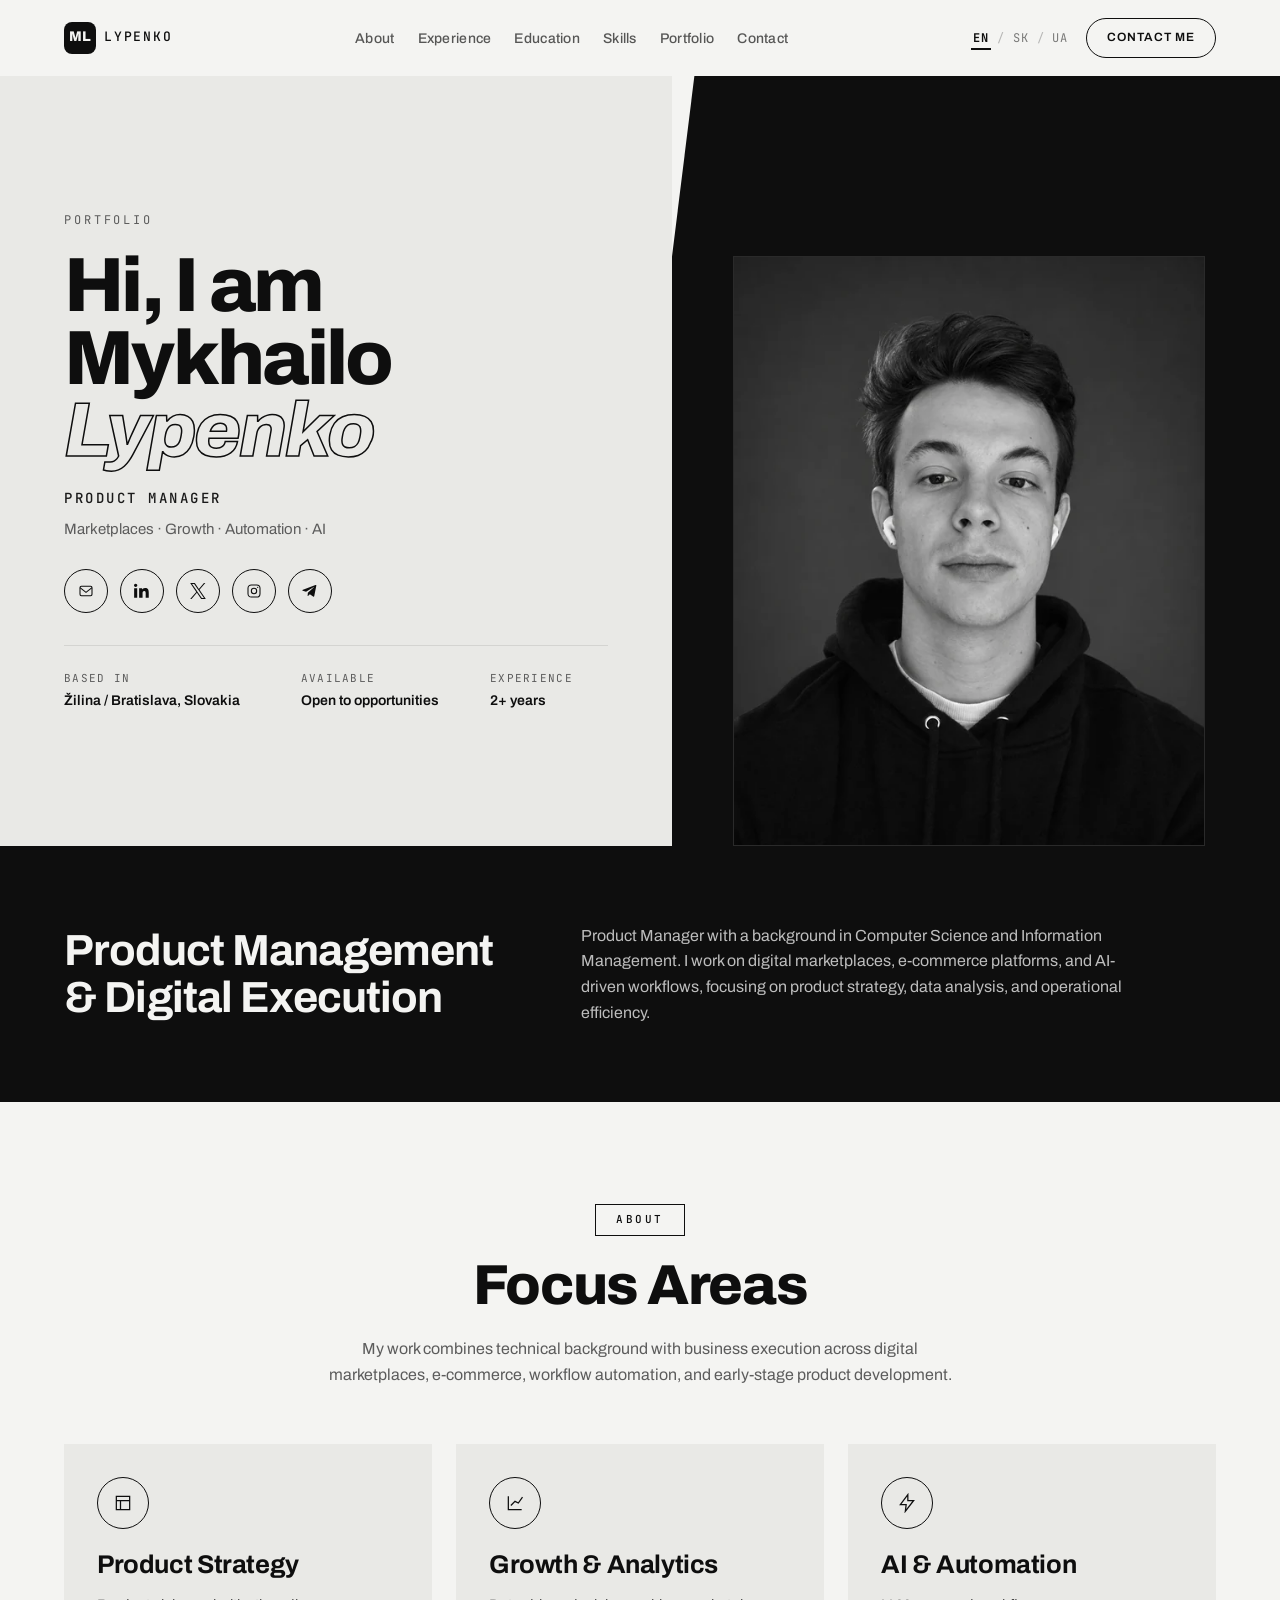
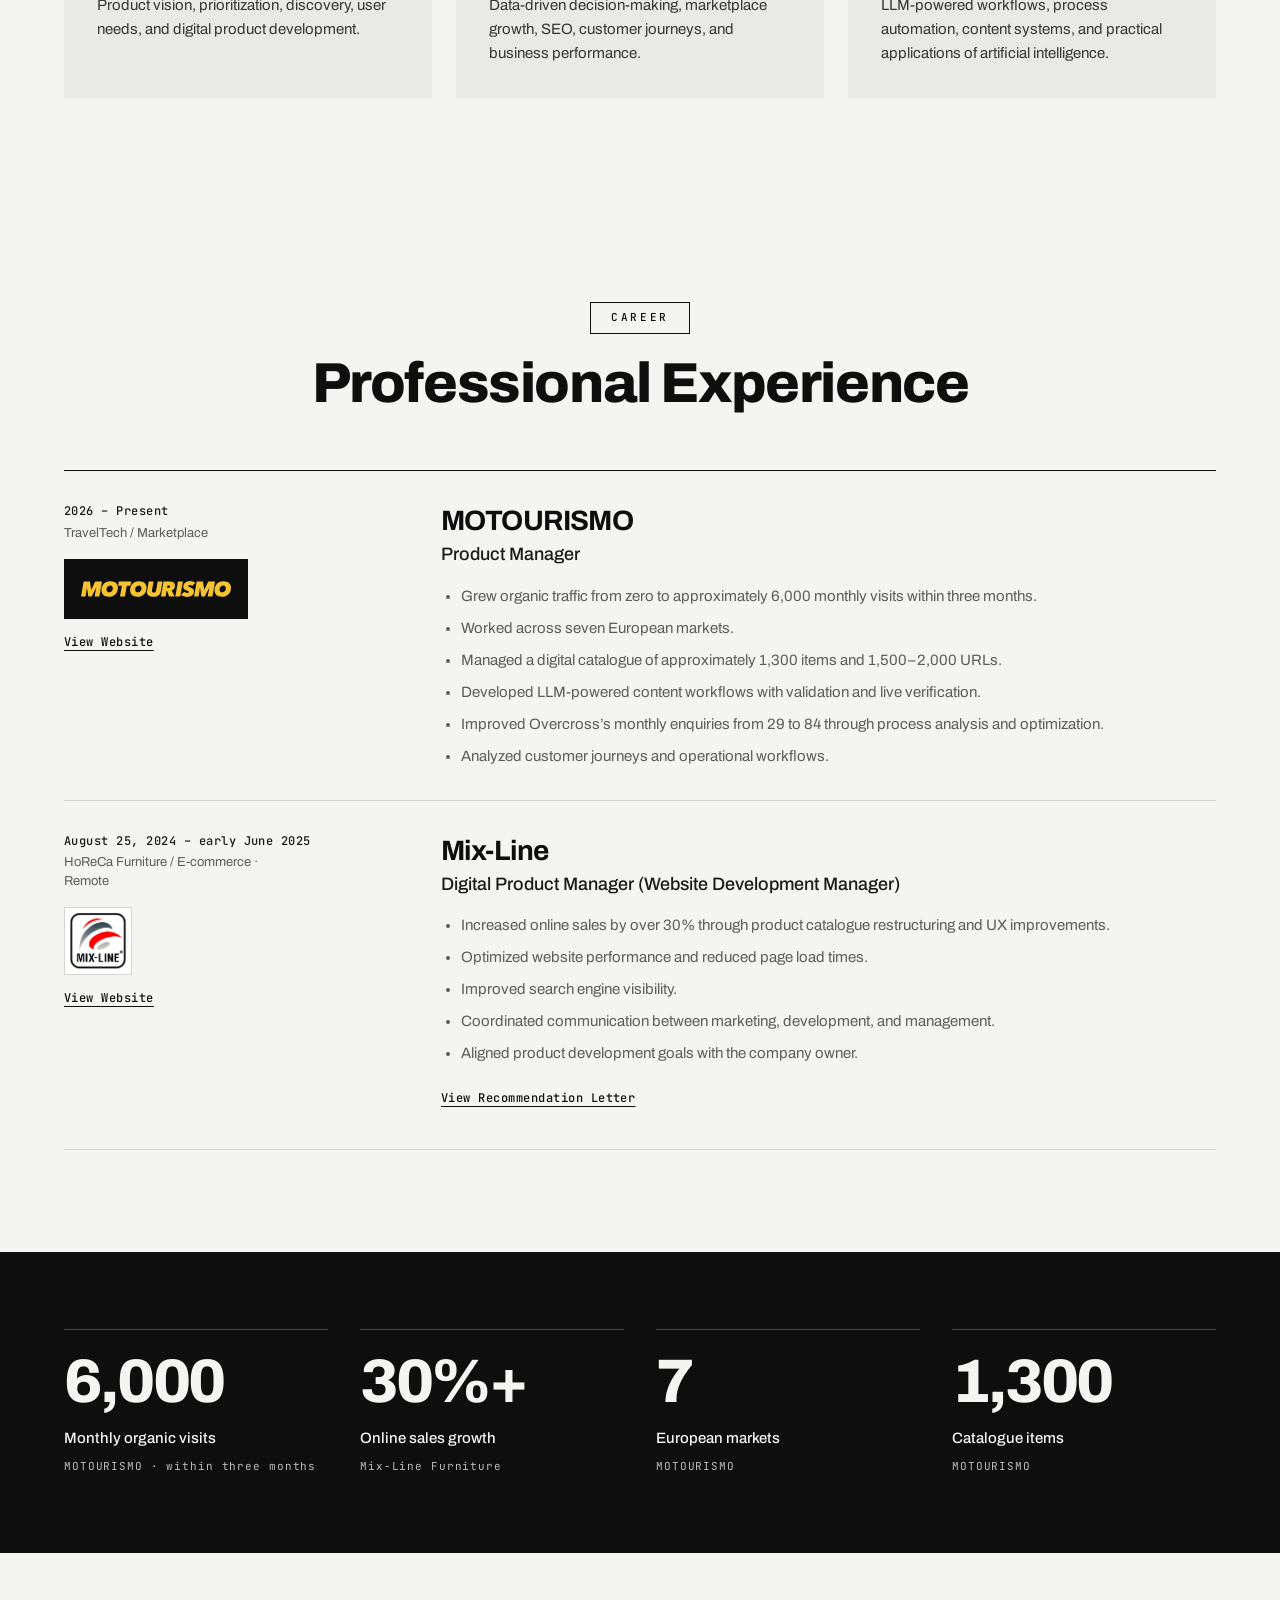
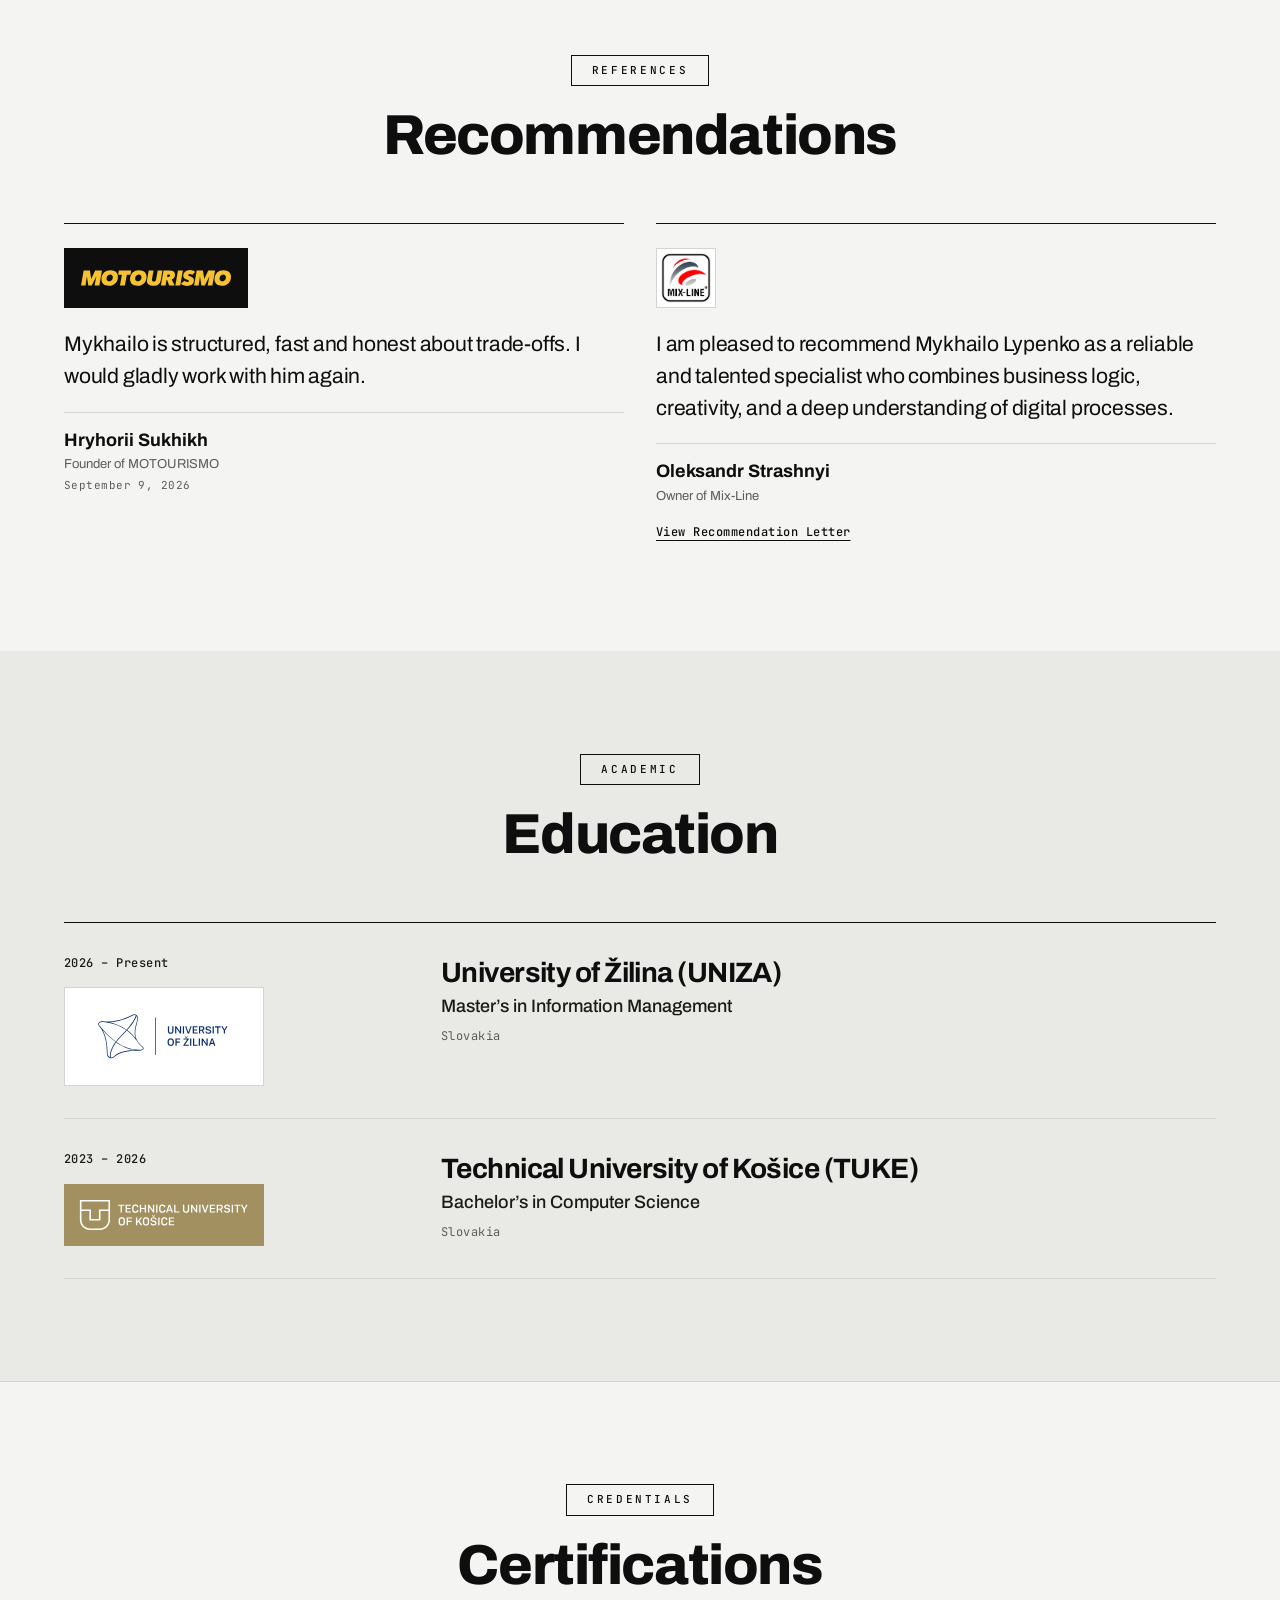
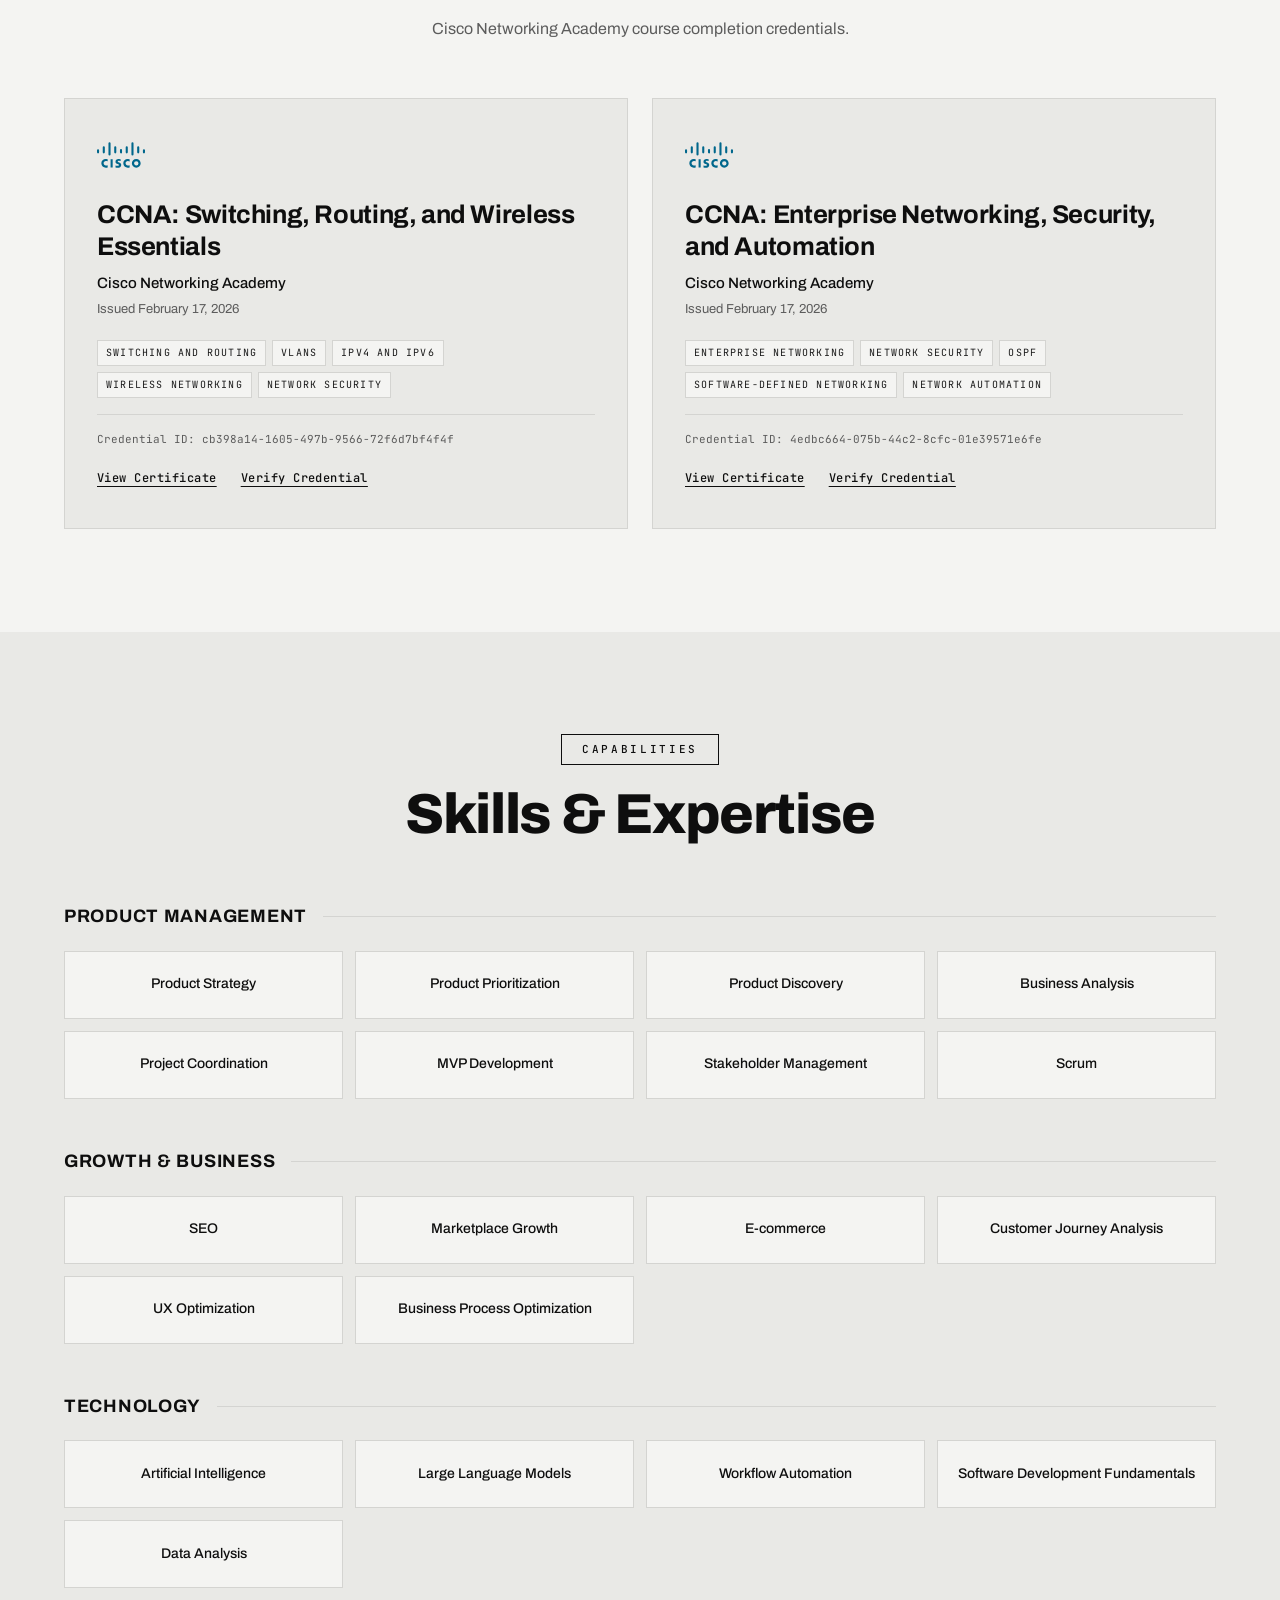
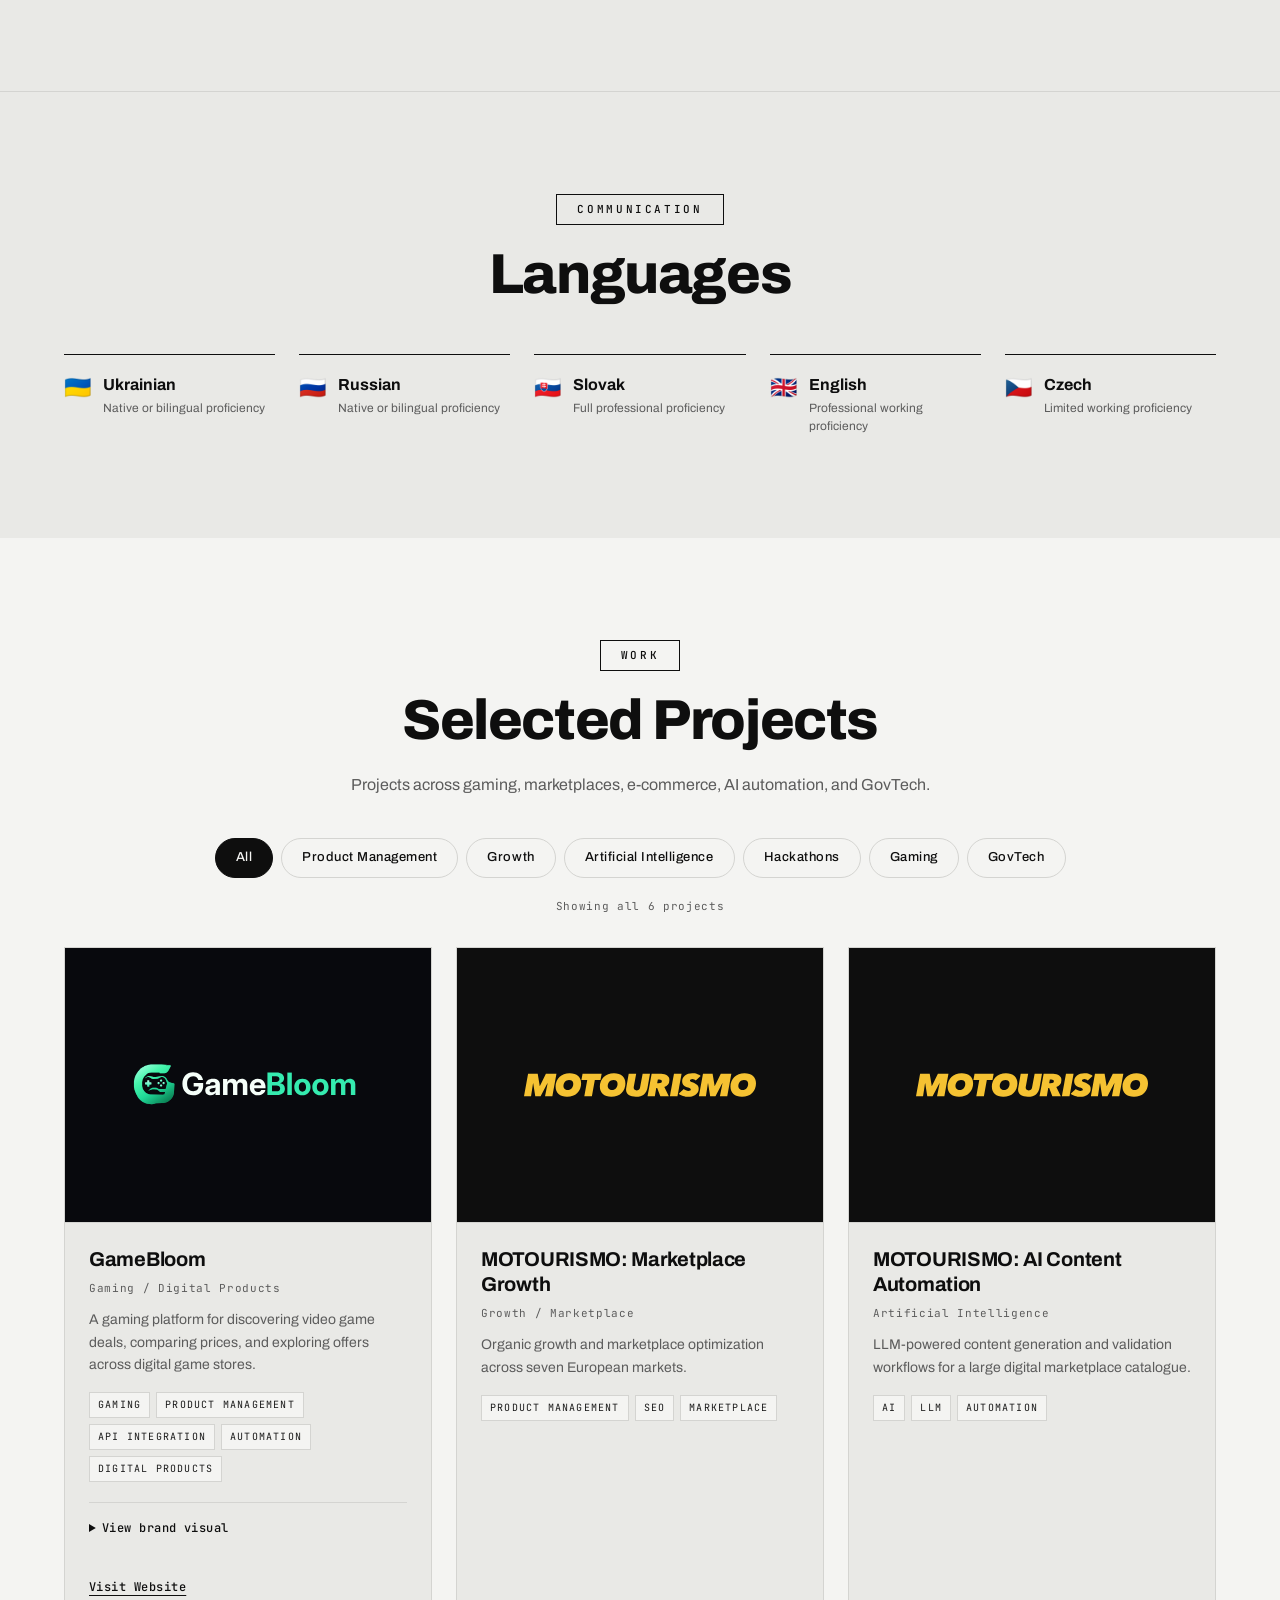
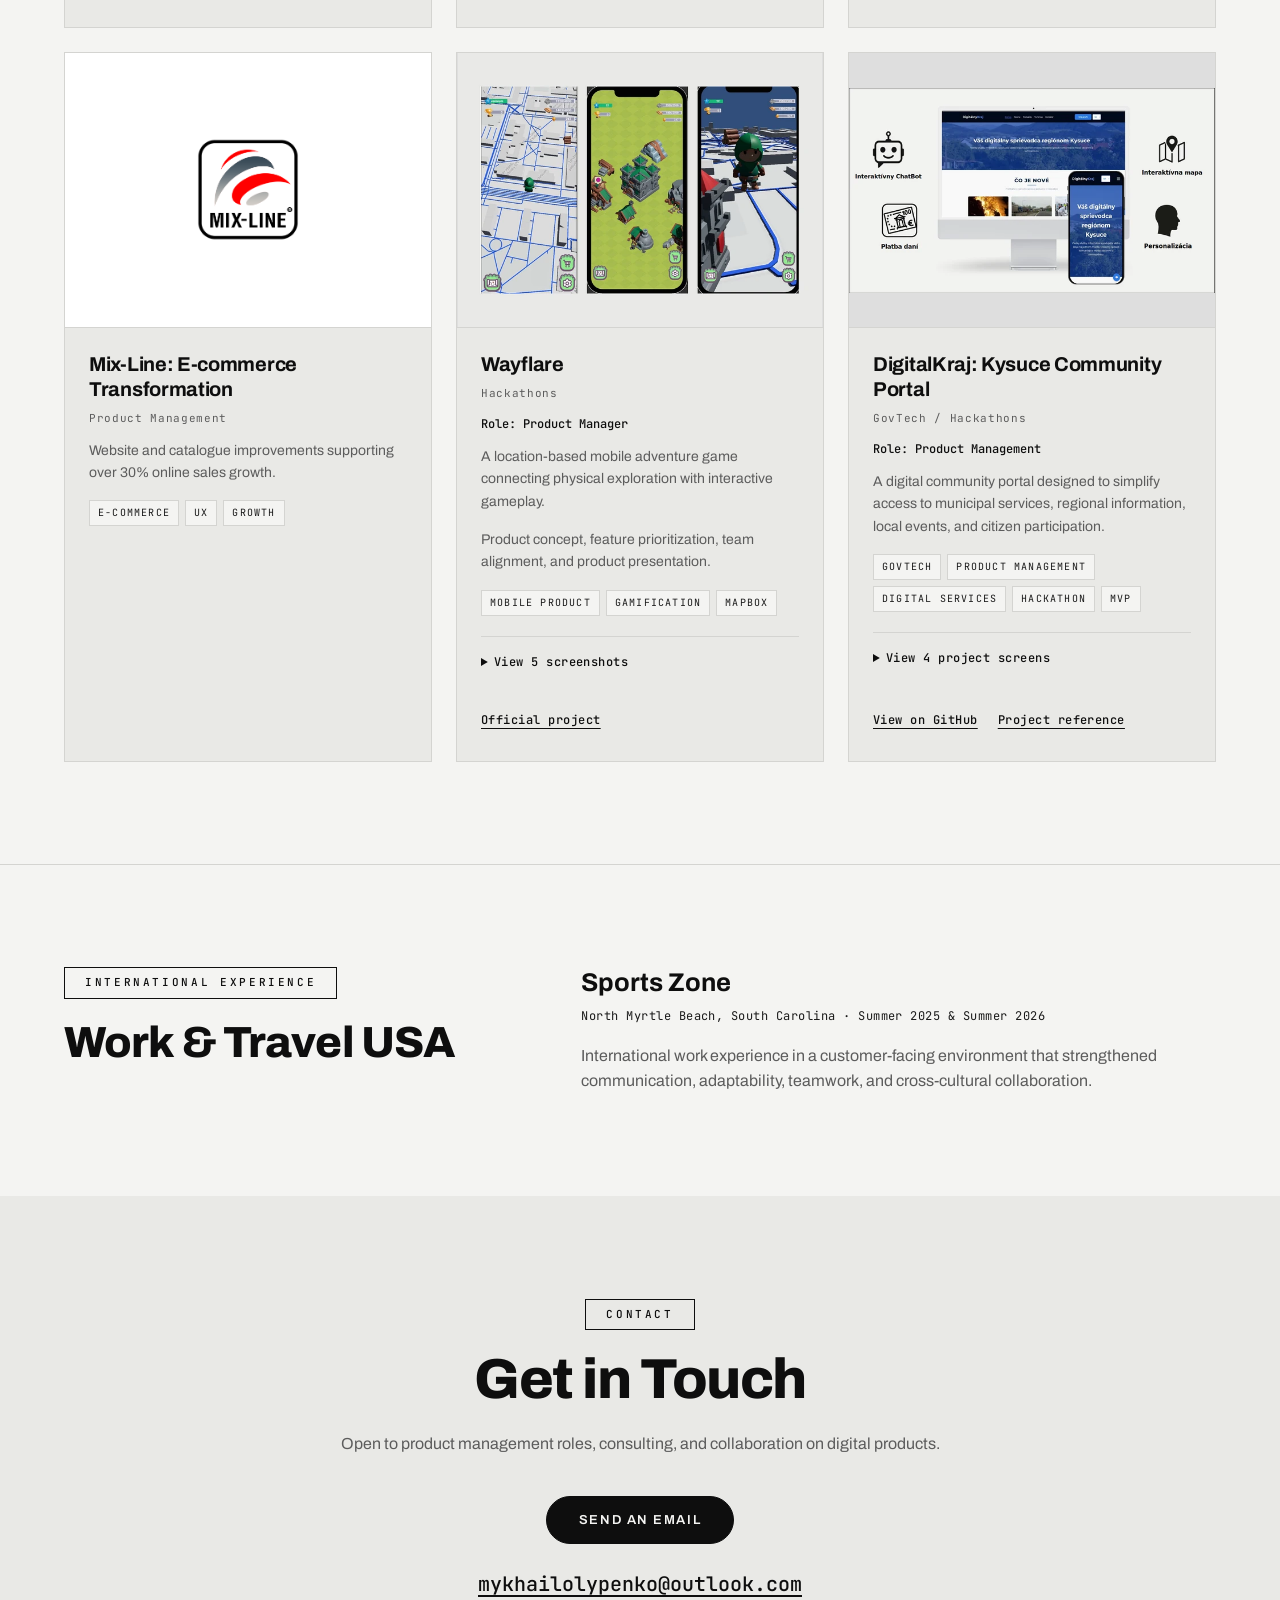
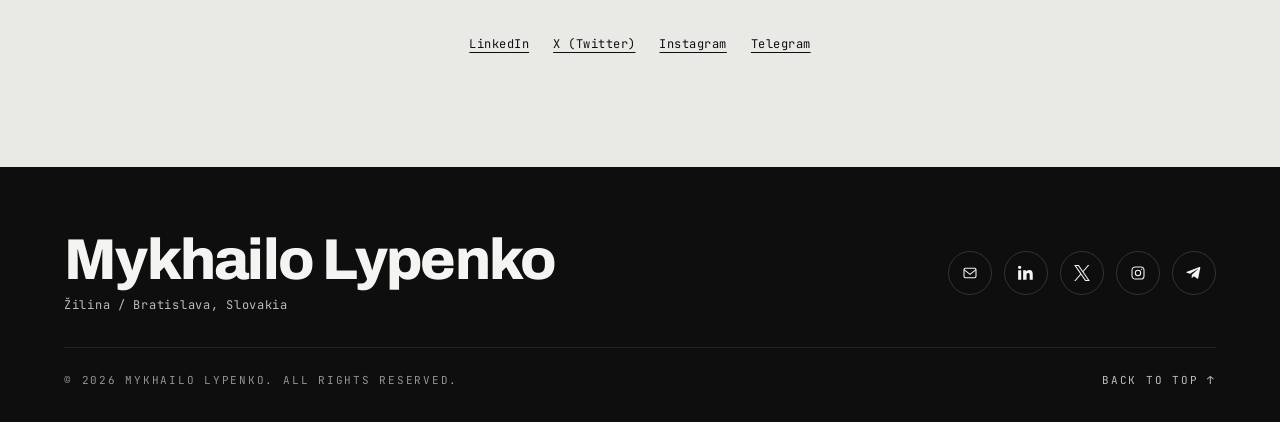
<file: index.html>
<!doctype html>
<html lang="en" data-version="1.1.4">
  <head>
    <meta charset="utf-8" />
    <meta name="viewport" content="width=device-width,initial-scale=1" />
    <title>
      Mykhailo Lypenko | Product Manager · Žilina / Bratislava, Slovakia
    </title>
    <meta name="description" content="Product Manager focused on marketplaces, growth, automation, and AI. Based in Žilina / Bratislava, Slovakia." />
    <meta name="author" content="Mykhailo Lypenko" />
    <meta name="robots" content="index, follow" />
    <meta name="theme-color" content="#0e0e0e" />
    <link rel="canonical" href="https://mykhailolypenko.com/" />
    <link rel="alternate" hreflang="en" href="https://mykhailolypenko.com/" />
    <link rel="alternate" hreflang="sk" href="https://mykhailolypenko.com/sk/" />
    <link rel="alternate" hreflang="uk" href="https://mykhailolypenko.com/uk/" />
    <link rel="alternate" hreflang="x-default" href="https://mykhailolypenko.com/" />
    <meta property="og:type" content="website" />
    <meta property="og:title" content="Mykhailo Lypenko · Product Manager" />
    <meta property="og:description" content="Product Manager focused on marketplaces, growth, automation, and AI. Based in Žilina / Bratislava, Slovakia." />
    <meta property="og:url" content="https://mykhailolypenko.com/" />
    <meta property="og:site_name" content="Mykhailo Lypenko" />
    <meta property="og:locale" content="en_US" />
    <meta property="og:locale:alternate" content="sk_SK" />
    <meta property="og:locale:alternate" content="uk_UA" />
    <meta property="og:image" content="https://mykhailolypenko.com/assets/social/og-image-ml.jpg" />
    <meta property="og:image:width" content="1200" />
    <meta property="og:image:height" content="630" />
    <meta name="twitter:card" content="summary_large_image" />
    <meta name="twitter:creator" content="@flopyev" />
    <meta name="twitter:title" content="Mykhailo Lypenko · Product Manager" />
    <meta name="twitter:description" content="Product Manager focused on marketplaces, growth, automation, and AI. Based in Žilina / Bratislava, Slovakia." />
    <meta name="twitter:image" content="https://mykhailolypenko.com/assets/social/og-image-ml.jpg" />
    <link rel="icon" href="assets/icons/favicon.svg" type="image/svg+xml" />
    <link rel="preconnect" href="https://fonts.googleapis.com" />
    <link rel="preconnect" href="https://fonts.gstatic.com" crossorigin />
    <link href="https://fonts.googleapis.com/css2?family=Archivo:ital,wght@0,400;0,500;0,600;0,700;0,800;0,900;1,800&amp;family=Archivo+Narrow:wght@400;500;600&amp;family=Inter:wght@400;500;600;700;800;900&amp;family=JetBrains+Mono:wght@400;500&amp;display=swap" rel="stylesheet" />
    <link rel="stylesheet" href="css/style.css" />
    <script type="application/ld+json">
      {"@context":"https://schema.org","@type":"Person","name":"Mykhailo Lypenko","jobTitle":"Product Manager","url":"https://mykhailolypenko.com/","email":"mailto:mykhailolypenko@outlook.com","homeLocation":{"@type":"Place","name":"Žilina / Bratislava, Slovakia"},"sameAs":["https://www.linkedin.com/in/mykhailolypenko/","https://x.com/flopyev","https://www.instagram.com/flopyevv/","https://t.me/MykhailoLypenko"]}
    </script>
    <script src="js/main.js" defer>
    </script>
  </head>
  <body>
    <a class="skip-link" href="#main">
      Skip to content
    </a>
    <header class="nav" id="nav">
      <a href="#top" class="logo" aria-label="Mykhailo Lypenko, home">
        <span class="mark">
          ML
        </span>
        <span class="logo-text">
          LYPENKO
        </span>
      </a>
      <nav id="primary-navigation" aria-label="Main navigation">
        <ul>
          <li>
            <a href="#about" data-link>
              About
            </a>
          </li>
          <li>
            <a href="#experience" data-link>
              Experience
            </a>
          </li>
          <li>
            <a href="#education" data-link>
              Education
            </a>
          </li>
          <li>
            <a href="#skills" data-link>
              Skills
            </a>
          </li>
          <li>
            <a href="#portfolio" data-link>
              Portfolio
            </a>
          </li>
          <li>
            <a href="#contact" data-link>
              Contact
            </a>
          </li>
        </ul>
      </nav>
      <div class="lang-switch" role="group" aria-label="Language switcher">
        <a href="./" lang="en" hreflang="en" aria-label="English" data-lang-switch="en" data-base-href="./" class="active" aria-current="page">EN</a>
        <span class="lang-sep" aria-hidden="true">/</span>
        <a href="sk/" lang="sk" hreflang="sk" aria-label="Slovenčina" data-lang-switch="sk" data-base-href="sk/">SK</a>
        <span class="lang-sep" aria-hidden="true">/</span>
        <a href="uk/" lang="uk" hreflang="uk" aria-label="Українська" data-lang-switch="uk" data-base-href="uk/">UA</a>
      </div>
      <a href="#contact" class="cta">
        Contact Me
      </a>
      <button type="button" class="menu-btn" aria-label="Open navigation" data-open-label="Open navigation" data-close-label="Close navigation" aria-controls="primary-navigation" aria-expanded="false">
        <span>
        </span>
        <span>
        </span>
        <span>
        </span>
      </button>
    </header>
    <main id="main" tabindex="-1">
      <section id="top" class="hero" aria-labelledby="hero-heading">
        <div class="left">
          <div class="kicker">
            PORTFOLIO
          </div>
          <h1 id="hero-heading">
            Hi, I am
            <span>
              Mykhailo
            </span>
            <span class="outline">
              Lypenko
            </span>
          </h1>
          <div class="role">
            PRODUCT MANAGER
          </div>
          <p class="specialization">
            Marketplaces · Growth · Automation · AI
          </p>
          <div class="socials" aria-label="Social links">
            <a href="mailto:mykhailolypenko@outlook.com" aria-label="Email" title="Email">
              <svg width="16" height="16" aria-hidden="true" focusable="false" viewBox="0 0 24 24" fill="none" stroke="currentColor" stroke-width="1.6">
                <rect x="3" y="5" width="18" height="14" rx="2"/>
                <path d="m3 7 9 7 9-7"/>
              </svg>
            </a>
            <a href="https://www.linkedin.com/in/mykhailolypenko/" aria-label="LinkedIn (opens in a new tab)" title="LinkedIn" target="_blank" rel="noopener noreferrer">
              <svg width="16" height="16" aria-hidden="true" focusable="false" viewBox="0 0 24 24" fill="currentColor">
                <path d="M4.98 3.5C4.98 4.88 3.86 6 2.5 6S0 4.88 0 3.5 1.12 1 2.5 1s2.48 1.12 2.48 2.5ZM.2 8h4.6v14H.2V8Zm7.5 0h4.41v1.92h.06c.62-1.17 2.13-2.4 4.39-2.4 4.69 0 5.56 3.08 5.56 7.08V22h-4.6v-6.49c0-1.55-.03-3.55-2.17-3.55-2.17 0-2.51 1.69-2.51 3.43V22H7.7V8Z"/>
              </svg>
            </a>
            <a href="https://x.com/flopyev" aria-label="X (Twitter) (opens in a new tab)" title="X (Twitter)" target="_blank" rel="noopener noreferrer">
              <svg width="16" height="16" aria-hidden="true" focusable="false" viewBox="0 0 1200 1227" fill="currentColor">
                <path d="M714.163 519.284 1160.89 0H1055.03L667.137 450.887 357.328 0H0L468.492 681.821 0 1226.37H105.866L515.491 750.218 842.672 1226.37H1200L714.137 519.284H714.163ZM569.165 687.828 521.697 619.934 144.011 79.6907H306.615L611.412 515.685 658.88 583.579 1055.08 1150.31H892.476L569.165 687.854V687.828Z"/>
              </svg>
            </a>
            <a href="https://www.instagram.com/flopyevv/" aria-label="Instagram (opens in a new tab)" title="Instagram" target="_blank" rel="noopener noreferrer">
              <svg width="16" height="16" aria-hidden="true" focusable="false" viewBox="0 0 24 24" fill="none" stroke="currentColor" stroke-width="1.6">
                <rect x="3" y="3" width="18" height="18" rx="5"/>
                <circle cx="12" cy="12" r="4"/>
                <circle cx="17.5" cy="6.5" r="1" fill="currentColor" stroke="none"/>
              </svg>
            </a>
            <a href="https://t.me/MykhailoLypenko" aria-label="Telegram (opens in a new tab)" title="Telegram" target="_blank" rel="noopener noreferrer">
              <svg width="16" height="16" aria-hidden="true" focusable="false" viewBox="0 0 24 24" fill="currentColor">
                <path d="m21.6 3.5-3.2 16c-.24 1.13-.87 1.4-1.76.87l-4.88-3.6-2.35 2.27c-.26.26-.48.48-.98.48l.35-4.96 9.03-8.16c.4-.35-.09-.55-.62-.2L6.03 13.23l-4.8-1.5c-1.04-.33-1.06-1.04.22-1.54L20.2 2.96c.87-.32 1.63.2 1.4.54Z"/>
              </svg>
            </a>
          </div>
          <div class="meta">
            <div>Based in<b>Žilina / Bratislava, Slovakia</b></div>
            <div>Available<b>Open to opportunities</b></div>
            <div>Experience<b>2+ years</b></div>
          </div>
        </div>
        <div class="right">
          <div class="portrait-wrap">
            <div class="portrait asset-frame" data-portrait data-asset-frame>
              <img src="assets/images/portrait.webp" srcset="assets/images/portrait-560.webp 560w, assets/images/portrait.webp 1120w" sizes="(max-width: 480px) 280px, (max-width: 960px) 60vw, 40vw" alt="Portrait of Mykhailo Lypenko" width="1120" height="1400" fetchpriority="high" decoding="async" data-asset />
              <span class="asset-fallback">Mykhailo Lypenko</span>
            </div>
          </div>
        </div>
      </section>
      <section class="intro" aria-labelledby="intro-heading">
        <div class="container">
          <h2 id="intro-heading">
            Product Management &amp; Digital Execution
          </h2>
          <div>
            <p>
              Product Manager with a background in Computer Science and Information Management. I work on digital marketplaces, e-commerce platforms, and AI-driven workflows, focusing on product strategy, data analysis, and operational efficiency.
            </p>
          </div>
        </div>
      </section>
      <section id="about" class="about section-pad">
        <div class="container">
          <div class="section-head reveal">
            <span class="eyebrow">
              About
            </span>
            <h2>
              Focus Areas
            </h2>
            <p>
              My work combines technical background with business execution across digital marketplaces, e-commerce, workflow automation, and early-stage product development.
            </p>
          </div>
          <div class="services">
            <article class="service reveal delay-1">
              <div class="svc-icon" aria-hidden="true">
                <svg width="20" height="20" viewBox="0 0 24 24" fill="none" stroke="currentColor" stroke-width="1.5">
                  <path d="M4 20V4h16v16H4Zm0-11h16M9 9v11"/>
                </svg>
              </div>
              <h3>
                Product Strategy
              </h3>
              <p>
                Product vision, prioritization, discovery, user needs, and digital product development.
              </p>
            </article>
            <article class="service reveal delay-2">
              <div class="svc-icon" aria-hidden="true">
                <svg width="20" height="20" viewBox="0 0 24 24" fill="none" stroke="currentColor" stroke-width="1.5">
                  <path d="M4 4v16h16M7 15l5-5 4 2 5-7"/>
                </svg>
              </div>
              <h3>
                Growth &amp; Analytics
              </h3>
              <p>
                Data-driven decision-making, marketplace growth, SEO, customer journeys, and business performance.
              </p>
            </article>
            <article class="service reveal delay-3">
              <div class="svc-icon" aria-hidden="true">
                <svg width="20" height="20" viewBox="0 0 24 24" fill="none" stroke="currentColor" stroke-width="1.5">
                  <path d="m13 2-9 12h7l-1 8 10-13h-7l0-7Z"/>
                </svg>
              </div>
              <h3>
                AI &amp; Automation
              </h3>
              <p>
                LLM-powered workflows, process automation, content systems, and practical applications of artificial intelligence.
              </p>
            </article>
          </div>
        </div>
      </section>
      <section id="experience" class="experience section-pad">
        <div class="container">
          <div class="section-head reveal">
            <span class="eyebrow">
              Career
            </span>
            <h2>
              Professional Experience
            </h2>
          </div>
          <div class="timeline">
            <article class="timeline-item reveal">
              <div class="timeline-meta">
                <div class="timeline-label">
                  <span class="timeline-period">2026 – Present</span>
                  <p class="timeline-industry">
                    TravelTech / Marketplace
                  </p>
                </div>
                <div class="timeline-brand">
                  <div class="brand-mark asset-frame brand-mark--dark" data-asset-frame>
                    <img src="assets/logos/motourismo.svg" alt="MOTOURISMO logo" width="851" height="90" loading="lazy" decoding="async" data-asset />
                    <span class="asset-fallback">MOTOURISMO</span>
                  </div>
                  <a class="action-link timeline-website" href="https://www.motourismo.com/" target="_blank" rel="noopener noreferrer">
                    View Website<span class="sr-only"> (opens in a new tab)</span>
                  </a>
                </div>
              </div>
              <div class="timeline-content">
                <h3>
                  MOTOURISMO
                </h3>
                <h4>
                  Product Manager
                </h4>
                <ul>
                  <li>
                    Grew organic traffic from zero to approximately 6,000 monthly visits within three months.
                  </li>
                  <li>
                    Worked across seven European markets.
                  </li>
                  <li>
                    Managed a digital catalogue of approximately 1,300 items and 1,500–2,000 URLs.
                  </li>
                  <li>
                    Developed LLM-powered content workflows with validation and live verification.
                  </li>
                  <li>
                    Improved Overcross’s monthly enquiries from 29 to 84 through process analysis and optimization.
                  </li>
                  <li>
                    Analyzed customer journeys and operational workflows.
                  </li>
                </ul>
              </div>
            </article>
            <article class="timeline-item reveal">
              <div class="timeline-meta">
                <div class="timeline-label">
                  <span class="timeline-period">August 25, 2024 – early June 2025</span>
                  <p class="timeline-industry">
                    HoReCa Furniture / E-commerce · Remote
                  </p>
                </div>
                <div class="timeline-brand">
                  <div class="brand-mark asset-frame brand-mark--square" data-asset-frame>
                    <img src="assets/logos/mixline.png" alt="Mix-Line logo" width="994" height="993" loading="lazy" decoding="async" data-asset />
                    <span class="asset-fallback">Mix-Line</span>
                  </div>
                  <a class="action-link timeline-website" href="https://mix-line.com.ua/" target="_blank" rel="noopener noreferrer">
                    View Website<span class="sr-only"> (opens in a new tab)</span>
                  </a>
                </div>
              </div>
              <div class="timeline-content">
                <h3>
                  Mix-Line
                </h3>
                <h4>
                  Digital Product Manager (Website Development Manager)
                </h4>
                <ul>
                  <li>
                    Increased online sales by over 30% through product catalogue restructuring and UX improvements.
                  </li>
                  <li>
                    Optimized website performance and reduced page load times.
                  </li>
                  <li>
                    Improved search engine visibility.
                  </li>
                  <li>
                    Coordinated communication between marketing, development, and management.
                  </li>
                  <li>
                    Aligned product development goals with the company owner.
                  </li>
                </ul>
                <div class="document-actions">
                  <a class="action-link" href="assets/documents/mixline-recommendation.webp" target="_blank" rel="noopener noreferrer" data-lightbox data-document data-image-alt="Recommendation letter from Mix-Line" data-image-title="Recommendation letter from Mix-Line">View Recommendation Letter</a>
                </div>
              </div>
            </article>
          </div>
        </div>
      </section>
      <section class="achievements" aria-label="Key achievements">
        <div class="container">
          <div class="metrics">
            <div class="reveal">
              <strong>
                6,000
              </strong>
              <span>
                Monthly organic visits
              </span>
              <small>
                MOTOURISMO · within three months
              </small>
            </div>
            <div class="reveal">
              <strong>
                30%+
              </strong>
              <span>
                Online sales growth
              </span>
              <small>
                Mix-Line Furniture
              </small>
            </div>
            <div class="reveal">
              <strong>
                7
              </strong>
              <span>
                European markets
              </span>
              <small>
                MOTOURISMO
              </small>
            </div>
            <div class="reveal">
              <strong>
                1,300
              </strong>
              <span>
                Catalogue items
              </span>
              <small>
                MOTOURISMO
              </small>
            </div>
          </div>
        </div>
      </section>
      <section id="recommendations" class="recommendations section-pad">
        <div class="container">
          <div class="section-head reveal"><span class="eyebrow">References</span><h2>Recommendations</h2></div>
          <div class="recommendation-grid">
            <article class="recommendation reveal">
              <div class="recommendation-brand recommendation-brand--dark">
                <img src="assets/logos/motourismo.svg" alt="MOTOURISMO" width="851" height="90" loading="lazy" decoding="async" />
              </div>
              <blockquote>
                <p>Mykhailo is structured, fast and honest about trade-offs. I would gladly work with him again.</p>
              </blockquote>
              <div class="recommendation-author">
                <h3>Hryhorii Sukhikh</h3>
                <p>Founder of MOTOURISMO</p>
                <time datetime="2026-09-09">September 9, 2026</time>
              </div>
            </article>
            <article class="recommendation reveal">
              <div class="recommendation-brand recommendation-brand--square">
                <img src="assets/logos/mixline.png" alt="Mix-Line" width="994" height="993" loading="lazy" decoding="async" />
              </div>
              <blockquote>
                <p>I am pleased to recommend Mykhailo Lypenko as a reliable and talented specialist who combines business logic, creativity, and a deep understanding of digital processes.</p>
              </blockquote>
              <div class="recommendation-author">
                <h3>Oleksandr Strashnyi</h3>
                <p>Owner of Mix-Line</p>
              </div>
              <div class="recommendation-actions">
                <a class="action-link" href="assets/documents/mixline-recommendation.webp" target="_blank" rel="noopener noreferrer" data-lightbox data-document data-image-alt="Recommendation letter from Mix-Line" data-image-title="Recommendation letter from Mix-Line">View Recommendation Letter</a>
              </div>
            </article>
          </div>
        </div>
      </section>
      <section id="education" class="education section-pad">
        <div class="container">
          <div class="section-head reveal">
            <span class="eyebrow">
              Academic
            </span>
            <h2>
              Education
            </h2>
          </div>
          <div class="timeline">
            <article class="timeline-item reveal">
              <div class="timeline-meta">
                <div class="timeline-label">2026 – Present</div>
                <div class="brand-mark asset-frame brand-mark--uniza" data-asset-frame>
                  <img src="assets/logos/uniza.svg" alt="University of Žilina (UNIZA) logo" width="293" height="129" loading="lazy" decoding="async" data-asset />
                  <span class="asset-fallback">University of Žilina (UNIZA)</span>
                </div>
              </div>
              <div class="timeline-content">
                <h3>
                  University of Žilina (UNIZA)
                </h3>
                <h4>
                  Master’s in Information Management
                </h4>
                <p class="education-location">Slovakia</p>
              </div>
            </article>
            <article class="timeline-item reveal">
              <div class="timeline-meta">
                <div class="timeline-label">2023 – 2026</div>
                <div class="brand-mark asset-frame brand-mark--tuke" data-asset-frame>
                  <img src="assets/logos/tuke.svg" alt="Technical University of Košice (TUKE) logo" width="1000" height="310" loading="lazy" decoding="async" data-asset />
                  <span class="asset-fallback">Technical University of Košice (TUKE)</span>
                </div>
              </div>
              <div class="timeline-content">
                <h3>
                  Technical University of Košice (TUKE)
                </h3>
                <h4>
                  Bachelor’s in Computer Science
                </h4>
                <p class="education-location">Slovakia</p>
              </div>
            </article>
          </div>
        </div>
      </section>
      <section id="certifications" class="certifications section-pad">
        <div class="container">
          <div class="section-head reveal"><span class="eyebrow">Credentials</span><h2>Certifications</h2><p>Cisco Networking Academy course completion credentials.</p></div>
          <div class="credential-grid">
            <article class="credential reveal" data-credential="srwe">
              <div class="credential-header"><img class="cisco-logo" src="assets/logos/cisco.svg" alt="Cisco" width="40" height="40" loading="lazy" decoding="async" /></div>
              <h3>CCNA: Switching, Routing, and Wireless Essentials</h3>
              <p class="credential-issuer">Cisco Networking Academy</p>
              <p class="credential-date">Issued <time datetime="2026-02-17">February 17, 2026</time></p><div class="tags"><span class="tag">Switching and routing</span><span class="tag">VLANs</span><span class="tag">IPv4 and IPv6</span><span class="tag">Wireless networking</span><span class="tag">Network security</span></div><p class="credential-id">Credential ID: <span>cb398a14-1605-497b-9566-72f6d7bf4f4f</span></p><div class="document-actions"><a class="action-link" href="assets/documents/cisco-srwe.png" target="_blank" rel="noopener noreferrer" data-lightbox data-document data-image-alt="Cisco Networking Academy Certificate: CCNA: Switching, Routing, and Wireless Essentials" data-image-title="Certificate of Course Completion: CCNA: Switching, Routing, and Wireless Essentials">View Certificate</a><a class="action-link" href="https://www.credly.com/badges/cb398a14-1605-497b-9566-72f6d7bf4f4f/linked_in_profile" target="_blank" rel="noopener noreferrer">Verify Credential<span class="sr-only"> (opens in a new tab)</span></a></div></article>
            <article class="credential reveal" data-credential="ensa">
              <div class="credential-header"><img class="cisco-logo" src="assets/logos/cisco.svg" alt="Cisco" width="40" height="40" loading="lazy" decoding="async" /></div>
              <h3>CCNA: Enterprise Networking, Security, and Automation</h3>
              <p class="credential-issuer">Cisco Networking Academy</p>
              <p class="credential-date">Issued <time datetime="2026-02-17">February 17, 2026</time></p><div class="tags"><span class="tag">Enterprise networking</span><span class="tag">Network security</span><span class="tag">OSPF</span><span class="tag">Software-defined networking</span><span class="tag">Network automation</span></div><p class="credential-id">Credential ID: <span>4edbc664-075b-44c2-8cfc-01e39571e6fe</span></p><div class="document-actions"><a class="action-link" href="assets/documents/cisco-ensa.png" target="_blank" rel="noopener noreferrer" data-lightbox data-document data-image-alt="Cisco Networking Academy Certificate: CCNA: Enterprise Networking, Security, and Automation" data-image-title="Certificate of Course Completion: CCNA: Enterprise Networking, Security, and Automation">View Certificate</a><a class="action-link" href="https://www.credly.com/badges/4edbc664-075b-44c2-8cfc-01e39571e6fe/linked_in_profile" target="_blank" rel="noopener noreferrer">Verify Credential<span class="sr-only"> (opens in a new tab)</span></a></div></article>
          </div>
        </div>
      </section>
      <section id="skills" class="skills section-pad">
        <div class="container">
          <div class="section-head reveal">
            <span class="eyebrow">
              Capabilities
            </span>
            <h2>
              Skills &amp; Expertise
            </h2>
          </div>
          <div class="group reveal">
            <div class="group-head">
              <h3>
                Product Management
              </h3>
              <span class="rule" aria-hidden="true">
              </span>
            </div>
            <ul class="skill-grid">
              <li class="skill">
                <span class="name">
                  Product Strategy
                </span>
              </li>
              <li class="skill">
                <span class="name">
                  Product Prioritization
                </span>
              </li>
              <li class="skill">
                <span class="name">
                  Product Discovery
                </span>
              </li>
              <li class="skill">
                <span class="name">
                  Business Analysis
                </span>
              </li>
              <li class="skill">
                <span class="name">
                  Project Coordination
                </span>
              </li>
              <li class="skill">
                <span class="name">
                  MVP Development
                </span>
              </li>
              <li class="skill">
                <span class="name">
                  Stakeholder Management
                </span>
              </li>
              <li class="skill">
                <span class="name">
                  Scrum
                </span>
              </li>
            </ul>
          </div>
          <div class="group reveal">
            <div class="group-head">
              <h3>
                Growth &amp; Business
              </h3>
              <span class="rule" aria-hidden="true">
              </span>
            </div>
            <ul class="skill-grid">
              <li class="skill">
                <span class="name">
                  SEO
                </span>
              </li>
              <li class="skill">
                <span class="name">
                  Marketplace Growth
                </span>
              </li>
              <li class="skill">
                <span class="name">
                  E-commerce
                </span>
              </li>
              <li class="skill">
                <span class="name">
                  Customer Journey Analysis
                </span>
              </li>
              <li class="skill">
                <span class="name">
                  UX Optimization
                </span>
              </li>
              <li class="skill">
                <span class="name">
                  Business Process Optimization
                </span>
              </li>
            </ul>
          </div>
          <div class="group reveal">
            <div class="group-head">
              <h3>
                Technology
              </h3>
              <span class="rule" aria-hidden="true">
              </span>
            </div>
            <ul class="skill-grid">
              <li class="skill">
                <span class="name">
                  Artificial Intelligence
                </span>
              </li>
              <li class="skill">
                <span class="name">
                  Large Language Models
                </span>
              </li>
              <li class="skill">
                <span class="name">
                  Workflow Automation
                </span>
              </li>
              <li class="skill">
                <span class="name">
                  Software Development Fundamentals
                </span>
              </li>
              <li class="skill">
                <span class="name">
                  Data Analysis
                </span>
              </li>
            </ul>
          </div>
        </div>
      </section>
      <section id="languages" class="languages section-pad"><div class="container"><div class="section-head reveal"><span class="eyebrow">Communication</span><h2>Languages</h2></div><ul class="language-grid"><li class="language reveal"><span class="language-flag" aria-hidden="true">🇺🇦</span><div><h3>Ukrainian</h3><p>Native or bilingual proficiency</p></div></li><li class="language reveal"><span class="language-flag" aria-hidden="true">🇷🇺</span><div><h3>Russian</h3><p>Native or bilingual proficiency</p></div></li><li class="language reveal"><span class="language-flag" aria-hidden="true">🇸🇰</span><div><h3>Slovak</h3><p>Full professional proficiency</p></div></li><li class="language reveal"><span class="language-flag" aria-hidden="true">🇬🇧</span><div><h3>English</h3><p>Professional working proficiency</p></div></li><li class="language reveal"><span class="language-flag" aria-hidden="true">🇨🇿</span><div><h3>Czech</h3><p>Limited working proficiency</p></div></li></ul></div></section>
      <section id="portfolio" class="portfolio section-pad">
        <div class="container">
          <div class="section-head reveal">
            <span class="eyebrow">
              Work
            </span>
            <h2>
              Selected Projects
            </h2>
            <p>
              Projects across gaming, marketplaces, e-commerce, AI automation, and GovTech.
            </p>
          </div>
          <div class="filters reveal" role="group" aria-label="Filter projects">
            <button type="button" data-filter="all" aria-controls="projects" aria-pressed="true" class="active">
              All
            </button>
            <button type="button" data-filter="product" aria-controls="projects" aria-pressed="false">
              Product Management
            </button>
            <button type="button" data-filter="growth" aria-controls="projects" aria-pressed="false">
              Growth
            </button>
            <button type="button" data-filter="ai" aria-controls="projects" aria-pressed="false">
              Artificial Intelligence
            </button>
            <button type="button" data-filter="hackathons" aria-controls="projects" aria-pressed="false">
              Hackathons
            </button>
            <button type="button" data-filter="gaming" aria-controls="projects" aria-pressed="false">Gaming</button>
            <button type="button" data-filter="govtech" aria-controls="projects" aria-pressed="false">GovTech</button>
          </div>
          <p class="filter-status" role="status" aria-live="polite" aria-atomic="true" id="filter-status" data-status-all="Showing all {count} projects" data-status-one="Showing {count} project in {filter}" data-status-few="Showing {count} projects in {filter}" data-status-many="Showing {count} projects in {filter}">
            Showing all 6 projects
          </p>
          <div class="projects" id="projects">
            <article class="project reveal project--featured" data-cat="product gaming digital-products" data-project="gamebloom">
              <div class="thumb brand-cover brand-cover--gamebloom asset-frame" data-asset-frame>
                <img class="brand-cover-logo" src="assets/logos/gamebloom.svg" alt="GameBloom logo" width="1150" height="250" loading="lazy" decoding="async" data-asset />
                <span class="asset-fallback">GameBloom</span>
              </div>
              <div class="body">
                <h3>GameBloom</h3>
                <p class="project-category">Gaming / Digital Products</p>
                <p>A gaming platform for discovering video game deals, comparing prices, and exploring offers across digital game stores.</p>
                <div class="tags"><span class="tag">Gaming</span><span class="tag">Product Management</span><span class="tag">API Integration</span><span class="tag">Automation</span><span class="tag">Digital Products</span></div>
                <details class="screenshot-gallery">
                  <summary>View brand visual</summary>
                  <p class="gallery-credit">GameBloom</p>
                  <figure class="project-artwork">
                    <a class="gallery-image gallery-image--landscape asset-frame" href="assets/projects/gamebloom.webp" target="_blank" rel="noopener noreferrer" aria-label="View GameBloom brand visual" data-lightbox data-asset-frame>
                      <img src="assets/projects/gamebloom-640.webp" srcset="assets/projects/gamebloom-640.webp 640w, assets/projects/gamebloom.webp 1200w" sizes="(max-width: 960px) 80vw, 320px" alt="GameBloom gaming platform brand visual" width="640" height="336" loading="lazy" decoding="async" data-asset />
                      <span class="asset-fallback">GameBloom</span>
                    </a>
                    <figcaption>GameBloom brand visual.</figcaption>
                  </figure>
                </details>
                <div class="project-actions">
                  <a class="project-link action-link" href="https://gamebloom.org/" target="_blank" rel="noopener noreferrer">Visit Website<span class="sr-only"> (opens in a new tab)</span></a>
                </div>
              </div>
            </article>
            <article class="project reveal" data-cat="growth product">
              <div class="thumb brand-cover asset-frame brand-cover--dark" data-asset-frame>
                <img class="brand-cover-logo" src="assets/logos/motourismo.svg" alt="MOTOURISMO logo" width="851" height="90" loading="lazy" decoding="async" data-asset />
                <span class="asset-fallback">MOTOURISMO</span>
              </div>
              <div class="body">
                <h3>
                  MOTOURISMO: Marketplace Growth
                </h3>
                <p class="project-category">Growth / Marketplace</p>
                <p>
                  Organic growth and marketplace optimization across seven European markets.
                </p>
                <div class="tags">
                  <span class="tag">
                    Product Management
                  </span>
                  <span class="tag">
                    SEO
                  </span>
                  <span class="tag">
                    Marketplace
                  </span>
                </div>
              </div>
            </article>
            <article class="project reveal" data-cat="ai product">
              <div class="thumb brand-cover asset-frame brand-cover--dark" data-asset-frame>
                <img class="brand-cover-logo" src="assets/logos/motourismo.svg" alt="MOTOURISMO logo" width="851" height="90" loading="lazy" decoding="async" data-asset />
                <span class="asset-fallback">MOTOURISMO</span>
              </div>
              <div class="body">
                <h3>
                  MOTOURISMO: AI Content Automation
                </h3>
                <p class="project-category">Artificial Intelligence</p>
                <p>
                  LLM-powered content generation and validation workflows for a large digital marketplace catalogue.
                </p>
                <div class="tags">
                  <span class="tag">
                    AI
                  </span>
                  <span class="tag">
                    LLM
                  </span>
                  <span class="tag">
                    Automation
                  </span>
                </div>
              </div>
            </article>
            <article class="project reveal" data-cat="product growth">
              <div class="thumb brand-cover brand-cover--square asset-frame" data-asset-frame>
                <img class="brand-cover-logo" src="assets/logos/mixline.png" alt="Mix-Line logo" width="994" height="993" loading="lazy" decoding="async" data-asset />
                <span class="asset-fallback">Mix-Line</span>
              </div>
              <div class="body">
                <h3>
                  Mix-Line: E-commerce Transformation
                </h3>
                <p class="project-category">Product Management</p>
                <p>
                  Website and catalogue improvements supporting over 30% online sales growth.
                </p>
                <div class="tags">
                  <span class="tag">
                    E-commerce
                  </span>
                  <span class="tag">
                    UX
                  </span>
                  <span class="tag">
                    Growth
                  </span>
                </div>
              </div>
            </article>
            <article class="project reveal" data-cat="hackathons product">
              <div class="thumb asset-frame project-cover" data-asset-frame>
                <img src="assets/projects/wayflare/cover.webp" srcset="assets/projects/wayflare/cover-640.webp 640w, assets/projects/wayflare/cover.webp 1200w" sizes="(max-width: 960px) calc(100vw - 10vw), (max-width: 1200px) 45vw, 30vw" alt="Wayflare mobile game screens showing map exploration, base building, and character view" width="1200" height="900" loading="lazy" decoding="async" data-asset />
                <span class="asset-fallback">Wayflare</span>
              </div>
              <div class="body">
                <h3>
                  Wayflare
                </h3>
                <p class="project-category">Hackathons</p>
                <p class="project-role">
                  Role: Product Manager
                </p>
                <p>
                  A location-based mobile adventure game connecting physical exploration with interactive gameplay.
                </p>
                <p>
                  Product concept, feature prioritization, team alignment, and product presentation.
                </p>
                <div class="tags">
                  <span class="tag">
                    Mobile Product
                  </span>
                  <span class="tag">
                    Gamification
                  </span>
                  <span class="tag">
                    Mapbox
                  </span>
                </div>

                <details class="screenshot-gallery">
                  <summary>View 5 screenshots</summary>
                  <p class="gallery-credit">Wayflare project team</p>
                  <ul class="screenshots">
                    <li>
                      <figure>
                        <a class="gallery-image asset-frame" href="assets/projects/wayflare/movement.webp" target="_blank" rel="noopener noreferrer" data-lightbox aria-label="Open Wayflare map exploration screenshot" data-asset-frame>
                          <img src="assets/projects/wayflare/movement-160.webp" srcset="assets/projects/wayflare/movement-160.webp 160w, assets/projects/wayflare/movement.webp 424w" sizes="(max-width: 960px) 40vw, 160px" alt="Wayflare map screen with a player character and a street map" width="160" height="343" loading="lazy" decoding="async" data-asset />
                          <span class="asset-fallback">Map exploration</span>
                        </a>
                        <figcaption>Map exploration</figcaption>
                      </figure>
                    </li>
                    <li>
                      <figure>
                        <a class="gallery-image asset-frame" href="assets/projects/wayflare/base.webp" target="_blank" rel="noopener noreferrer" data-lightbox aria-label="Open Wayflare base building screenshot" data-asset-frame>
                          <img src="assets/projects/wayflare/base-160.webp" srcset="assets/projects/wayflare/base-160.webp 160w, assets/projects/wayflare/base.webp 488w" sizes="(max-width: 960px) 40vw, 160px" alt="Wayflare base screen with buildings and resource counters" width="160" height="327" loading="lazy" decoding="async" data-asset />
                          <span class="asset-fallback">Base building</span>
                        </a>
                        <figcaption>Base building</figcaption>
                      </figure>
                    </li>
                    <li>
                      <figure>
                        <a class="gallery-image asset-frame" href="assets/projects/wayflare/battle.webp" target="_blank" rel="noopener noreferrer" data-lightbox aria-label="Open Wayflare battle screenshot" data-asset-frame>
                          <img src="assets/projects/wayflare/battle-160.webp" srcset="assets/projects/wayflare/battle-160.webp 160w, assets/projects/wayflare/battle.webp 363w" sizes="(max-width: 960px) 40vw, 160px" alt="Wayflare battle screen with buildings and units" width="160" height="328" loading="lazy" decoding="async" data-asset />
                          <span class="asset-fallback">Battle</span>
                        </a>
                        <figcaption>Battle</figcaption>
                      </figure>
                    </li>
                    <li>
                      <figure>
                        <a class="gallery-image asset-frame" href="assets/projects/wayflare/character.webp" target="_blank" rel="noopener noreferrer" data-lightbox aria-label="Open Wayflare character screenshot" data-asset-frame>
                          <img src="assets/projects/wayflare/character-160.webp" srcset="assets/projects/wayflare/character-160.webp 160w, assets/projects/wayflare/character.webp 469w" sizes="(max-width: 960px) 40vw, 160px" alt="Wayflare character screen in the map environment" width="160" height="327" loading="lazy" decoding="async" data-asset />
                          <span class="asset-fallback">Character</span>
                        </a>
                        <figcaption>Character</figcaption>
                      </figure>
                    </li>
                    <li>
                      <figure>
                        <a class="gallery-image asset-frame" href="assets/projects/wayflare/shop.webp" target="_blank" rel="noopener noreferrer" data-lightbox aria-label="Open Wayflare shop screenshot" data-asset-frame>
                          <img src="assets/projects/wayflare/shop-160.webp" srcset="assets/projects/wayflare/shop-160.webp 160w, assets/projects/wayflare/shop.webp 479w" sizes="(max-width: 960px) 40vw, 160px" alt="Wayflare shop screen with a sawmill item" width="160" height="332" loading="lazy" decoding="async" data-asset />
                          <span class="asset-fallback">Shop</span>
                        </a>
                        <figcaption>Shop</figcaption>
                      </figure>
                    </li>
                  </ul>
                </details>
                <div class="project-actions">
                  <a class="project-link action-link" href="https://taikai.network/en/cassinihackathons/hackathons/eu-space-consumer-experience/projects/cmgq8w0v707i4101wfa7y7ln5/idea" target="_blank" rel="noopener noreferrer">
                    Official project
                    <span class="sr-only">
                      (opens in a new tab)
                    </span>
                  </a>
                </div>
              </div>
            </article>
            <article class="project reveal" data-cat="hackathons product govtech">
              <div class="thumb asset-frame project-cover" data-asset-frame>
                <img src="assets/projects/kysuce.webp" srcset="assets/projects/kysuce-640.webp 640w, assets/projects/kysuce.webp 1200w" sizes="(max-width: 960px) 90vw, (max-width: 1200px) 45vw, 30vw" alt="DigitalKraj community portal overview on desktop and mobile" width="1200" height="673" loading="lazy" decoding="async" data-asset />
                <span class="asset-fallback">DigitalKraj</span>
              </div>
              <div class="body">
                <h3>
                  DigitalKraj: Kysuce Community Portal
                </h3>
                <p class="project-category">GovTech / Hackathons</p>
                <p class="project-role">
                  Role: Product Management
                </p>
                <p>
                  A digital community portal designed to simplify access to municipal services, regional information, local events, and citizen participation.
                </p>
                <div class="tags"><span class="tag">GovTech</span><span class="tag">Product Management</span><span class="tag">Digital Services</span><span class="tag">Hackathon</span><span class="tag">MVP</span></div>
                <details class="screenshot-gallery">
                  <summary>View 4 project screens</summary>
                  <p class="gallery-credit">DigitalKraj project team</p>
                  <ul class="screenshots screenshots--landscape">
                    <li><figure>
                      <a class="gallery-image gallery-image--landscape asset-frame" href="assets/projects/digitalkraj/overview.webp" target="_blank" rel="noopener noreferrer" aria-label="View DigitalKraj project overview" data-lightbox data-asset-frame>
                        <img src="assets/projects/digitalkraj/overview-320.webp" srcset="assets/projects/digitalkraj/overview-320.webp 320w, assets/projects/digitalkraj/overview.webp 1200w" sizes="(max-width: 960px) 40vw, 160px" alt="DigitalKraj desktop and mobile portal overview" width="320" height="179" loading="lazy" decoding="async" data-asset />
                        <span class="asset-fallback">Project overview</span>
                      </a>
                      <figcaption>Project overview</figcaption>
                    </figure></li>
                    <li><figure>
                      <a class="gallery-image gallery-image--landscape asset-frame" href="assets/projects/digitalkraj/tourism.webp" target="_blank" rel="noopener noreferrer" aria-label="View DigitalKraj regional guide" data-lightbox data-asset-frame>
                        <img src="assets/projects/digitalkraj/tourism-320.webp" srcset="assets/projects/digitalkraj/tourism-320.webp 320w, assets/projects/digitalkraj/tourism.webp 1200w" sizes="(max-width: 960px) 40vw, 160px" alt="DigitalKraj tourism page and regional information" width="320" height="160" loading="lazy" decoding="async" data-asset />
                        <span class="asset-fallback">Regional guide</span>
                      </a>
                      <figcaption>Regional guide</figcaption>
                    </figure></li>
                    <li><figure>
                      <a class="gallery-image gallery-image--landscape asset-frame" href="assets/projects/digitalkraj/contacts.webp" target="_blank" rel="noopener noreferrer" aria-label="View DigitalKraj municipal contacts" data-lightbox data-asset-frame>
                        <img src="assets/projects/digitalkraj/contacts-320.webp" srcset="assets/projects/digitalkraj/contacts-320.webp 320w, assets/projects/digitalkraj/contacts.webp 1200w" sizes="(max-width: 960px) 40vw, 160px" alt="DigitalKraj municipal contact page and office hours" width="320" height="161" loading="lazy" decoding="async" data-asset />
                        <span class="asset-fallback">Municipal contacts</span>
                      </a>
                      <figcaption>Municipal contacts</figcaption>
                    </figure></li>
                    <li><figure>
                      <a class="gallery-image gallery-image--landscape asset-frame" href="assets/projects/digitalkraj/map.webp" target="_blank" rel="noopener noreferrer" aria-label="View DigitalKraj interactive map" data-lightbox data-asset-frame>
                        <img src="assets/projects/digitalkraj/map-320.webp" srcset="assets/projects/digitalkraj/map-320.webp 320w, assets/projects/digitalkraj/map.webp 1200w" sizes="(max-width: 960px) 40vw, 160px" alt="DigitalKraj interactive map screen with regional services" width="320" height="176" loading="lazy" decoding="async" data-asset />
                        <span class="asset-fallback">Interactive map</span>
                      </a>
                      <figcaption>Interactive map</figcaption>
                    </figure></li>
                  </ul>
                </details>
                <div class="project-actions">
                  <a class="project-link action-link" href="https://github.com/bromscandium/digitalny-kraj" target="_blank" rel="noopener noreferrer">View on GitHub<span class="sr-only"> (opens in a new tab)</span></a>
                  <a class="project-link action-link" href="https://www.linkedin.com/posts/yaroslav-yeromenko_a-new-hackathon-means-a-new-post-on-linkedin-activity-7317525435829878785-1ow-" target="_blank" rel="noopener noreferrer">
                    Project reference
                    <span class="sr-only">
                      (opens in a new tab)
                    </span>
                  </a>
                </div>
              </div>
            </article>
          </div>
        </div>
      </section>
      <section class="international section-pad" aria-labelledby="international-heading">
        <div class="container">
          <div class="reveal">
            <span class="eyebrow">
              International Experience
            </span>
            <h2 id="international-heading">
              Work &amp; Travel USA
            </h2>
          </div>
          <div class="reveal delay-1">
            <h3>
              Sports Zone
            </h3>
            <p class="international-meta">
              North Myrtle Beach, South Carolina · Summer 2025 &amp; Summer 2026
            </p>
            <p>
              International work experience in a customer-facing environment that strengthened communication, adaptability, teamwork, and cross-cultural collaboration.
            </p>
          </div>
        </div>
      </section>
      <section id="contact" class="contact section-pad">
        <div class="container">
          <div class="section-head reveal">
            <span class="eyebrow">
              Contact
            </span>
            <h2>
              Get in Touch
            </h2>
            <p>
              Open to product management roles, consulting, and collaboration on digital products.
            </p>
          </div>
          <div class="contact-actions reveal">
            <a class="submit" href="mailto:mykhailolypenko@outlook.com">
              Send an Email
            </a>
            <a class="email-address text-link" href="mailto:mykhailolypenko@outlook.com">
              mykhailolypenko@outlook.com
            </a>
            <div class="contact-links">
              <a class="text-link" href="https://www.linkedin.com/in/mykhailolypenko/" target="_blank" rel="noopener noreferrer">
                LinkedIn
                <span class="sr-only">
                  (opens in a new tab)
                </span>
              </a>
              <a class="text-link" href="https://x.com/flopyev" target="_blank" rel="noopener noreferrer">
                X (Twitter)
                <span class="sr-only">
                  (opens in a new tab)
                </span>
              </a>
              <a class="text-link" href="https://www.instagram.com/flopyevv/" target="_blank" rel="noopener noreferrer">
                Instagram
                <span class="sr-only">
                  (opens in a new tab)
                </span>
              </a>
              <a class="text-link" href="https://t.me/MykhailoLypenko" target="_blank" rel="noopener noreferrer">
                Telegram
                <span class="sr-only">
                  (opens in a new tab)
                </span>
              </a>
            </div>
          </div>
        </div>
      </section>
    </main>
    <footer>
      <div class="foot-top">
        <div>
          <p class="foot-name">
            Mykhailo Lypenko
          </p>
          <p class="foot-location">
            Žilina / Bratislava, Slovakia
          </p>
        </div>
        <div class="foot-socials" aria-label="Social links">
          <a href="mailto:mykhailolypenko@outlook.com" aria-label="Email" title="Email">
            <svg width="16" height="16" aria-hidden="true" focusable="false" viewBox="0 0 24 24" fill="none" stroke="currentColor" stroke-width="1.6">
              <rect x="3" y="5" width="18" height="14" rx="2"/>
              <path d="m3 7 9 7 9-7"/>
            </svg>
          </a>
          <a href="https://www.linkedin.com/in/mykhailolypenko/" aria-label="LinkedIn (opens in a new tab)" title="LinkedIn" target="_blank" rel="noopener noreferrer">
            <svg width="16" height="16" aria-hidden="true" focusable="false" viewBox="0 0 24 24" fill="currentColor">
              <path d="M4.98 3.5C4.98 4.88 3.86 6 2.5 6S0 4.88 0 3.5 1.12 1 2.5 1s2.48 1.12 2.48 2.5ZM.2 8h4.6v14H.2V8Zm7.5 0h4.41v1.92h.06c.62-1.17 2.13-2.4 4.39-2.4 4.69 0 5.56 3.08 5.56 7.08V22h-4.6v-6.49c0-1.55-.03-3.55-2.17-3.55-2.17 0-2.51 1.69-2.51 3.43V22H7.7V8Z"/>
            </svg>
          </a>
          <a href="https://x.com/flopyev" aria-label="X (Twitter) (opens in a new tab)" title="X (Twitter)" target="_blank" rel="noopener noreferrer">
            <svg width="16" height="16" aria-hidden="true" focusable="false" viewBox="0 0 1200 1227" fill="currentColor">
              <path d="M714.163 519.284 1160.89 0H1055.03L667.137 450.887 357.328 0H0L468.492 681.821 0 1226.37H105.866L515.491 750.218 842.672 1226.37H1200L714.137 519.284H714.163ZM569.165 687.828 521.697 619.934 144.011 79.6907H306.615L611.412 515.685 658.88 583.579 1055.08 1150.31H892.476L569.165 687.854V687.828Z"/>
            </svg>
          </a>
          <a href="https://www.instagram.com/flopyevv/" aria-label="Instagram (opens in a new tab)" title="Instagram" target="_blank" rel="noopener noreferrer">
            <svg width="16" height="16" aria-hidden="true" focusable="false" viewBox="0 0 24 24" fill="none" stroke="currentColor" stroke-width="1.6">
              <rect x="3" y="3" width="18" height="18" rx="5"/>
              <circle cx="12" cy="12" r="4"/>
              <circle cx="17.5" cy="6.5" r="1" fill="currentColor" stroke="none"/>
            </svg>
          </a>
          <a href="https://t.me/MykhailoLypenko" aria-label="Telegram (opens in a new tab)" title="Telegram" target="_blank" rel="noopener noreferrer">
            <svg width="16" height="16" aria-hidden="true" focusable="false" viewBox="0 0 24 24" fill="currentColor">
              <path d="m21.6 3.5-3.2 16c-.24 1.13-.87 1.4-1.76.87l-4.88-3.6-2.35 2.27c-.26.26-.48.48-.98.48l.35-4.96 9.03-8.16c.4-.35-.09-.55-.62-.2L6.03 13.23l-4.8-1.5c-1.04-.33-1.06-1.04.22-1.54L20.2 2.96c.87-.32 1.63.2 1.4.54Z"/>
            </svg>
          </a>
        </div>
      </div>
      <div class="foot-bot">
        <span>
          © 2026 Mykhailo Lypenko. All rights reserved.
        </span>
        <a href="#top">
          Back to top ↑
        </a>
      </div>
    </footer>
    <button type="button" class="to-top" id="toTop" aria-label="Back to top" tabindex="-1">
      <svg width="16" height="16" aria-hidden="true" viewBox="0 0 24 24" fill="none" stroke="currentColor" stroke-width="1.8">
        <path d="M12 19V5M6 11l6-6 6 6"/>
      </svg>
    </button>
    <dialog class="image-lightbox" id="image-lightbox" aria-labelledby="lightbox-title">
      <div class="lightbox-heading">
        <h2 id="lightbox-title">Image preview</h2>
        <button type="button" class="lightbox-close" data-lightbox-close aria-label="Close image preview">Close ×</button>
      </div>
      <div class="lightbox-toolbar" role="group" aria-label="Image zoom controls">
        <button type="button" data-zoom-out aria-label="Zoom out">−</button>
        <output data-zoom-level aria-live="polite">100%</output>
        <button type="button" data-zoom-in aria-label="Zoom in">+</button>
        <button type="button" data-zoom-reset>Fit to screen</button>
      </div>
      <figure>
        <div class="lightbox-media" data-lightbox-media tabindex="0" role="region" aria-label="Image preview. Use the zoom controls, then arrow keys to scroll enlarged documents."></div>
        <figcaption id="lightbox-caption"></figcaption>
      </figure>
      <p class="lightbox-status" data-lightbox-status role="status" hidden>Image unavailable. Use the full-image link to retry.</p>
      <a class="text-link" data-lightbox-original href="assets/projects/gamebloom.webp" target="_blank" rel="noopener noreferrer">Open full image</a>
    </dialog>
  </body>
</html>
</file>
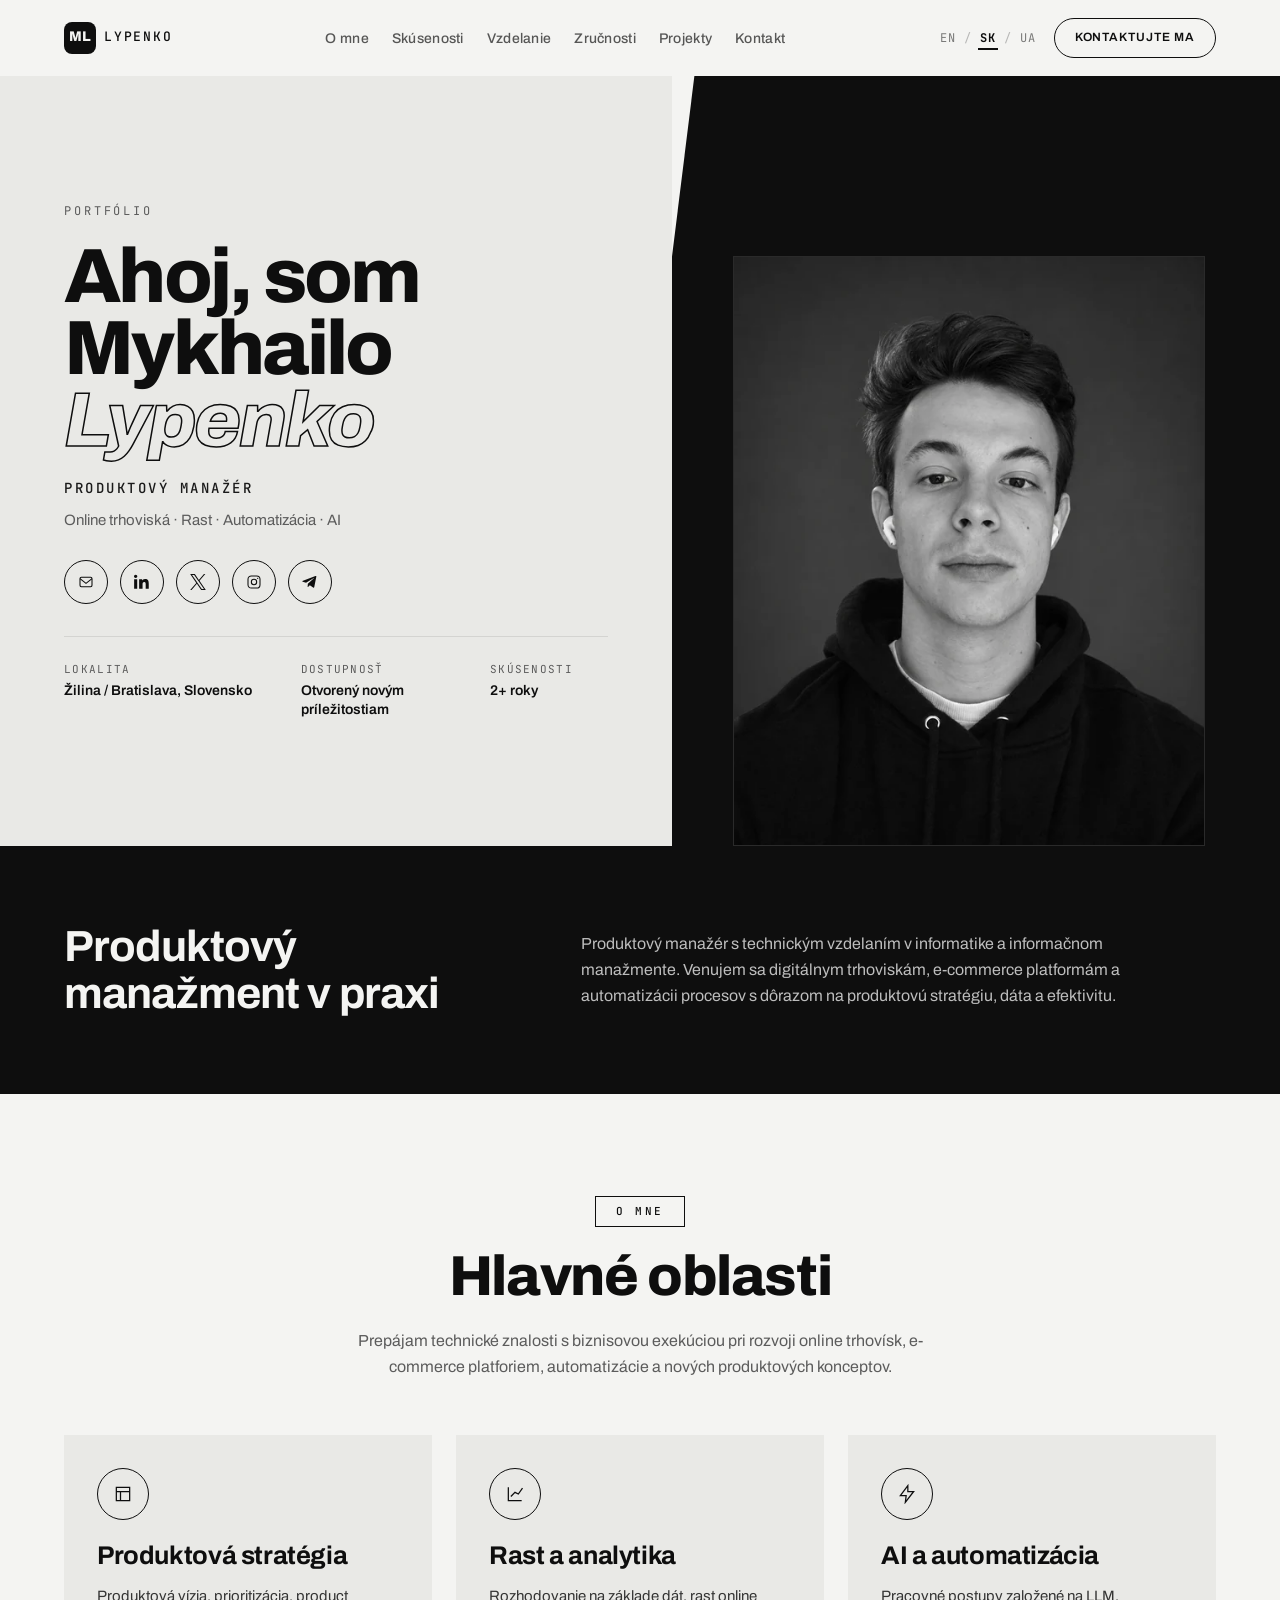
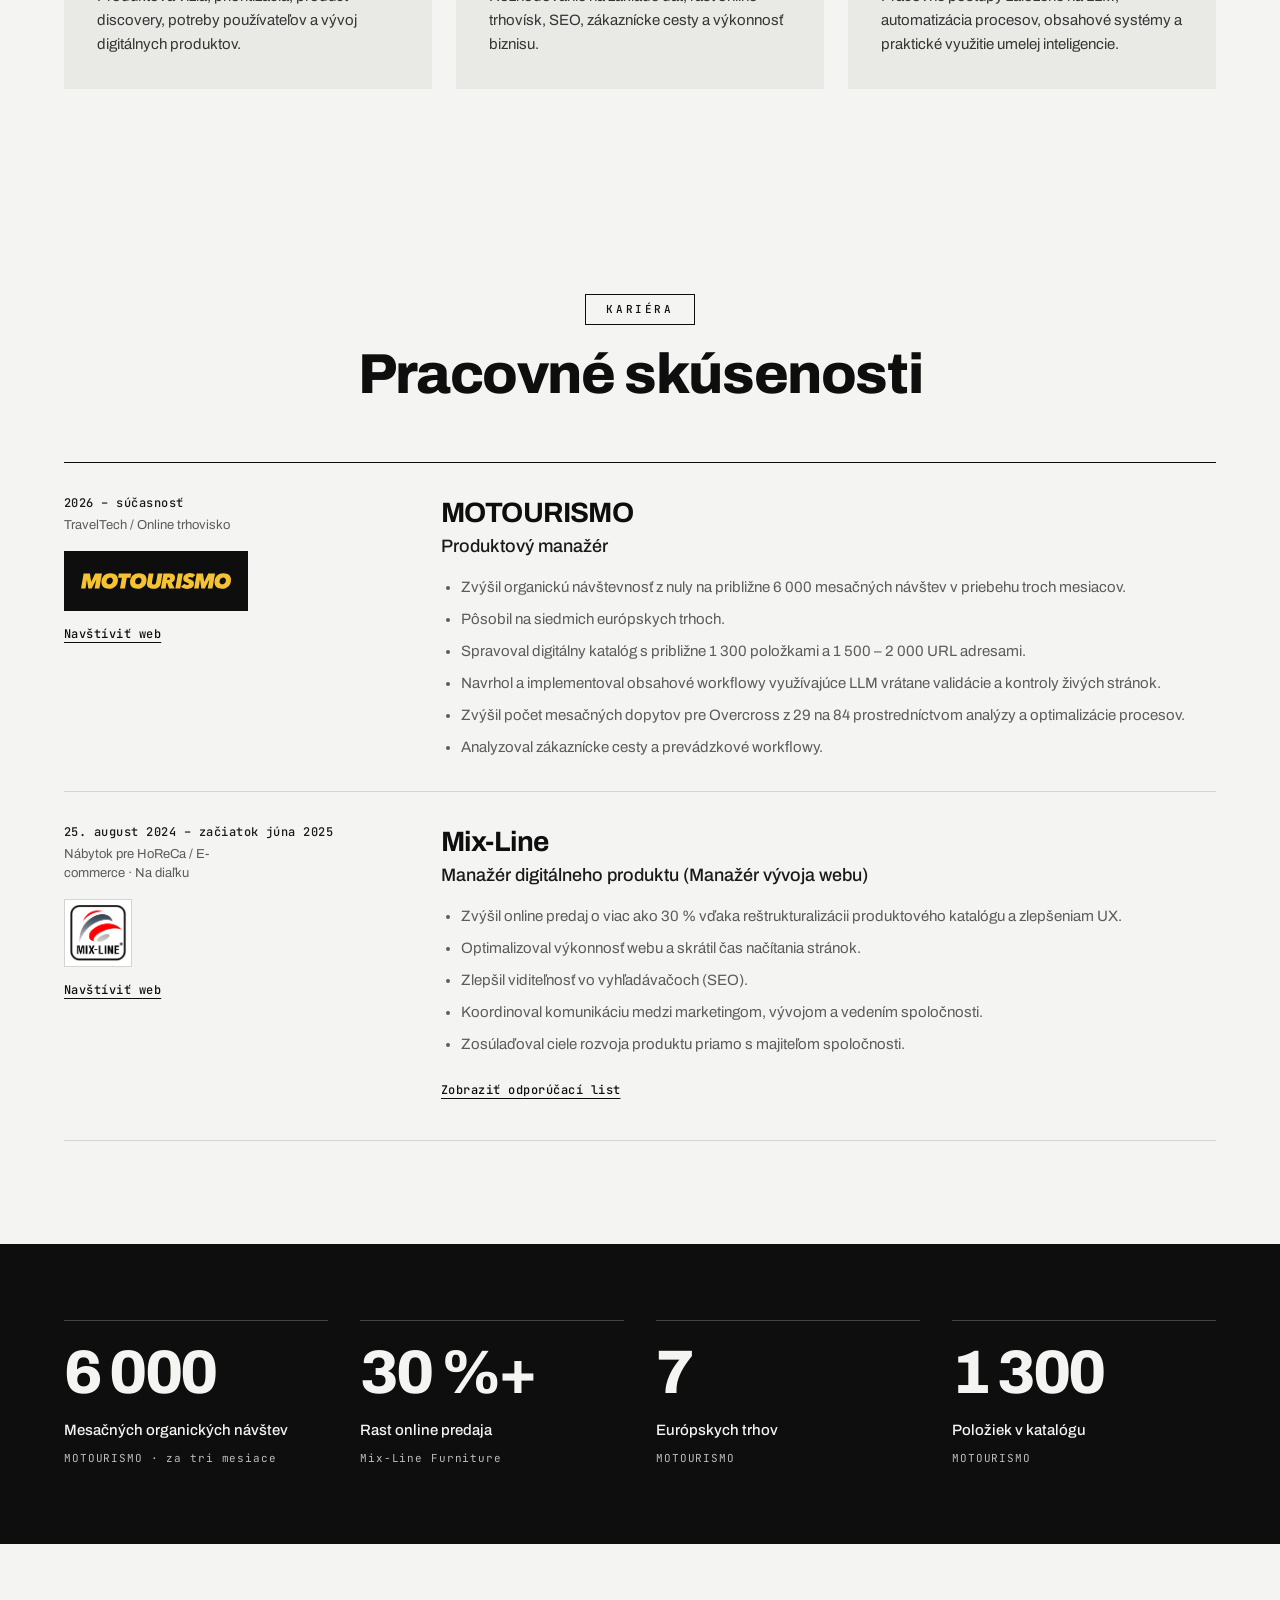
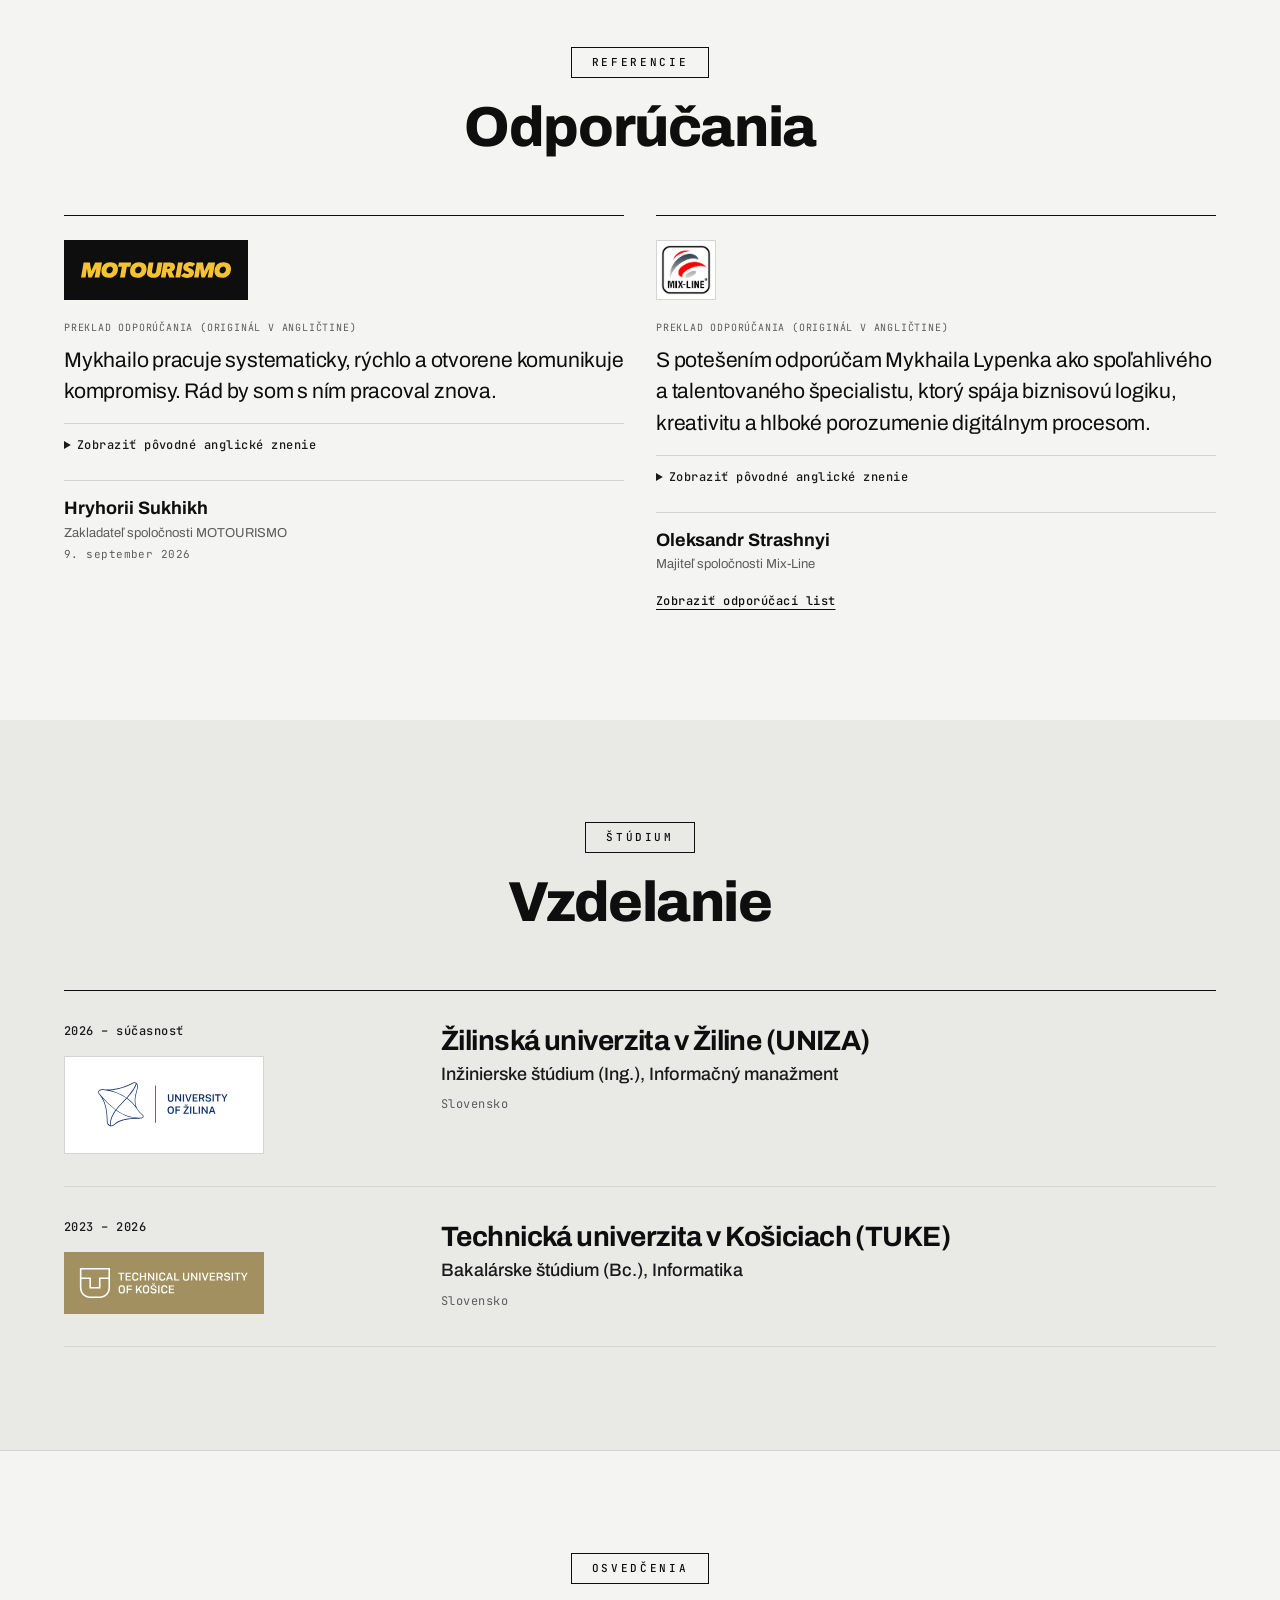
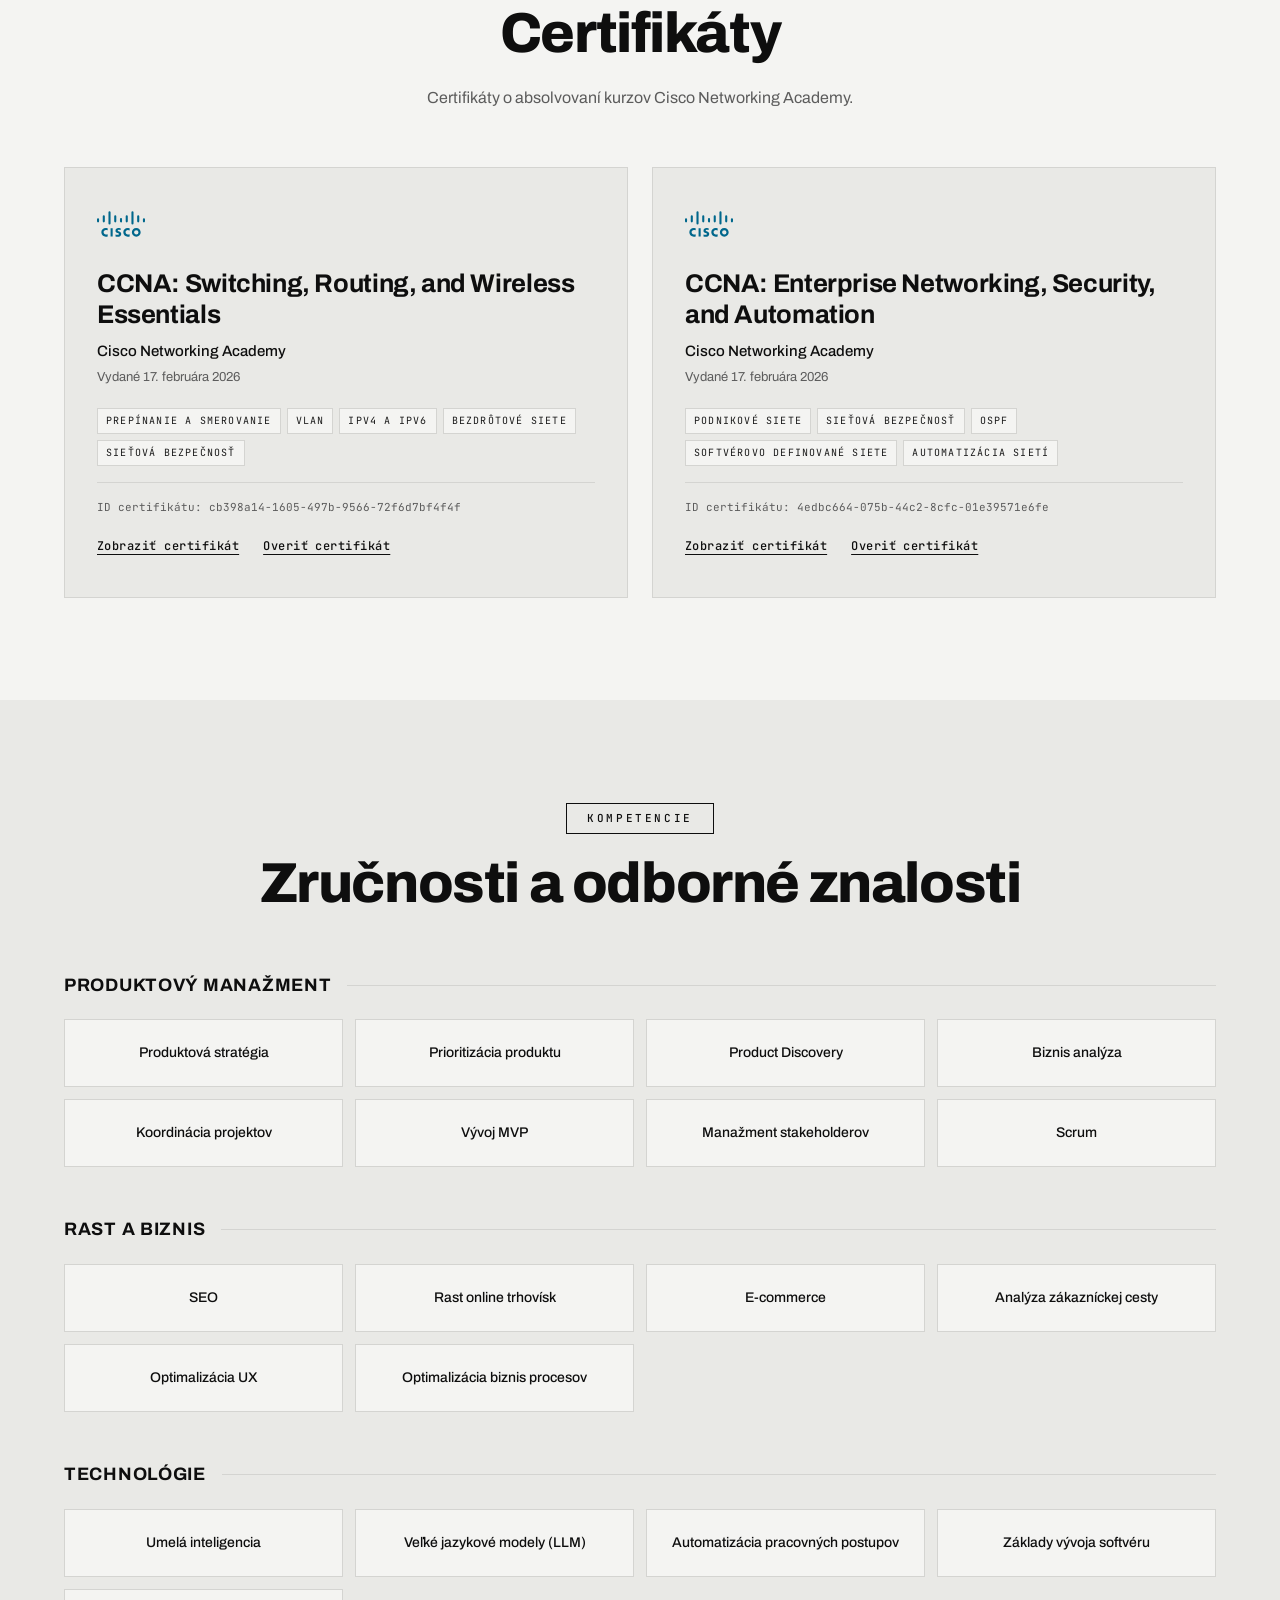
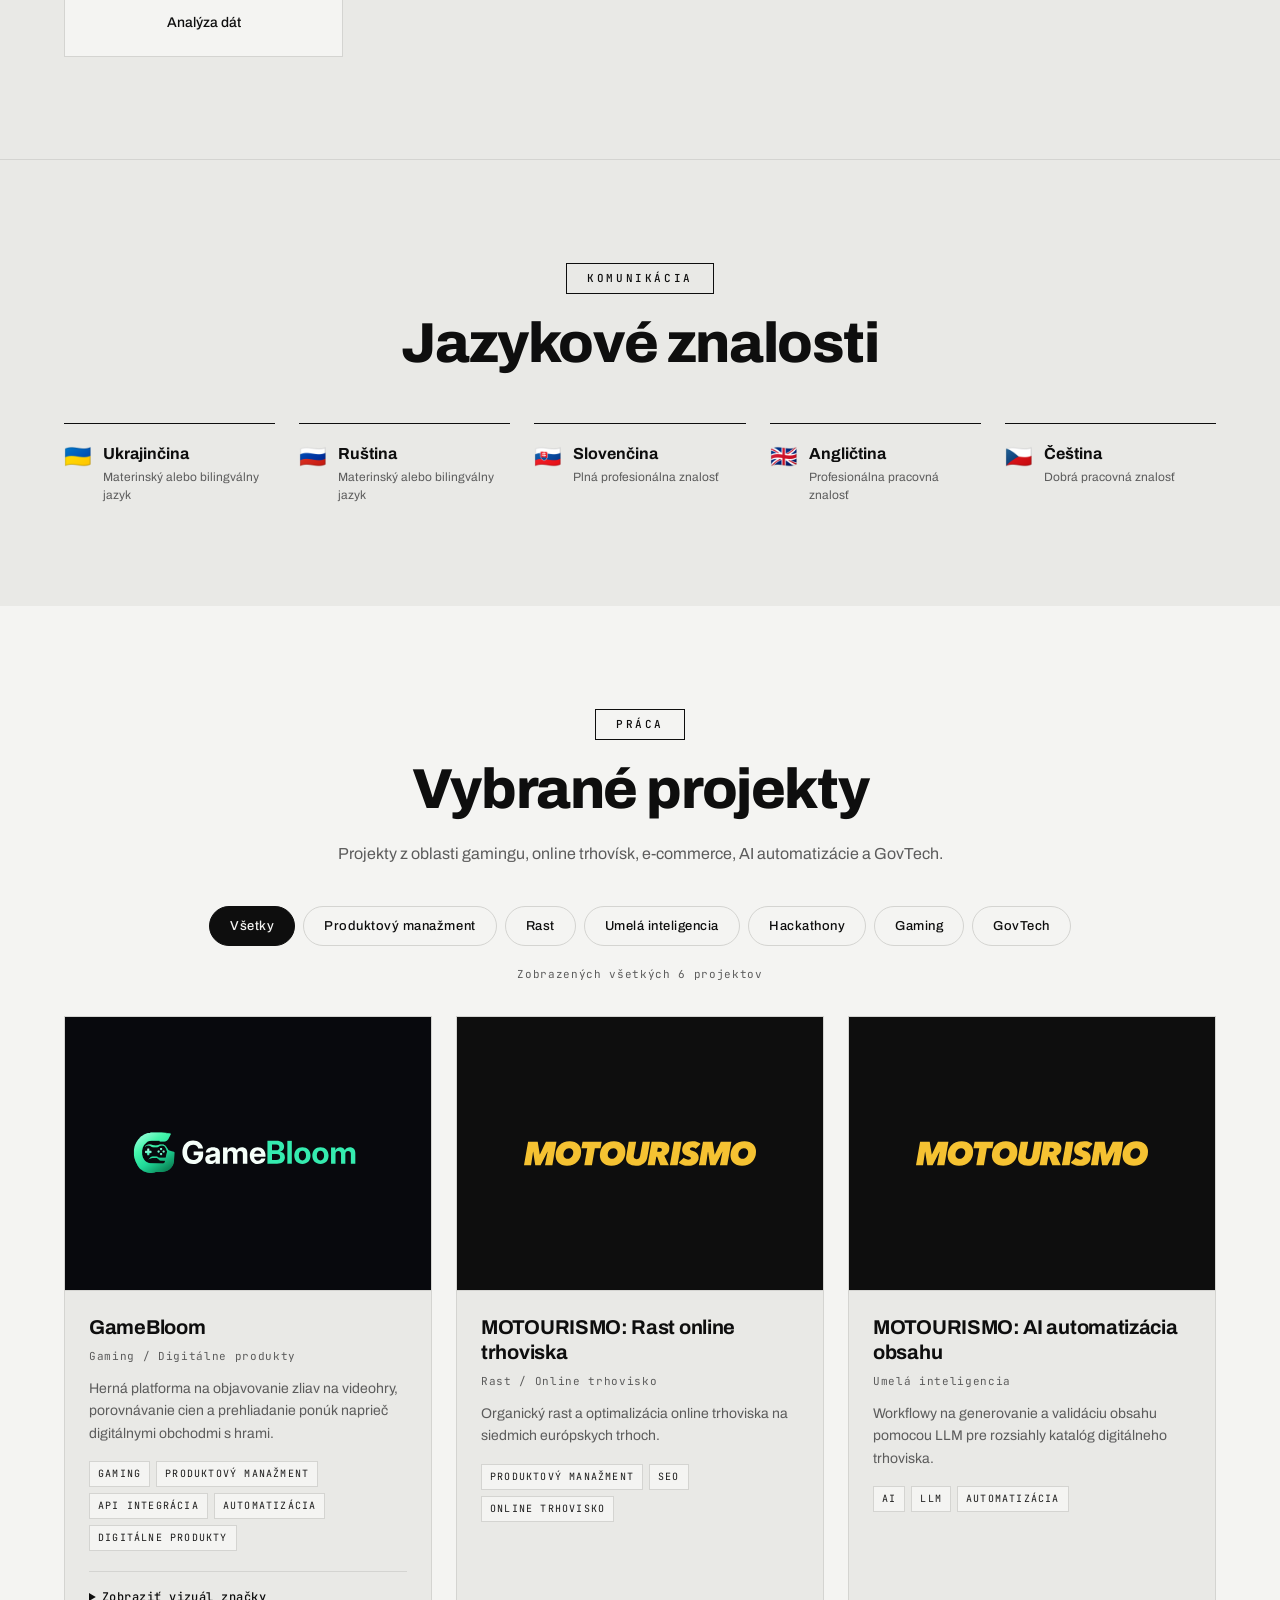
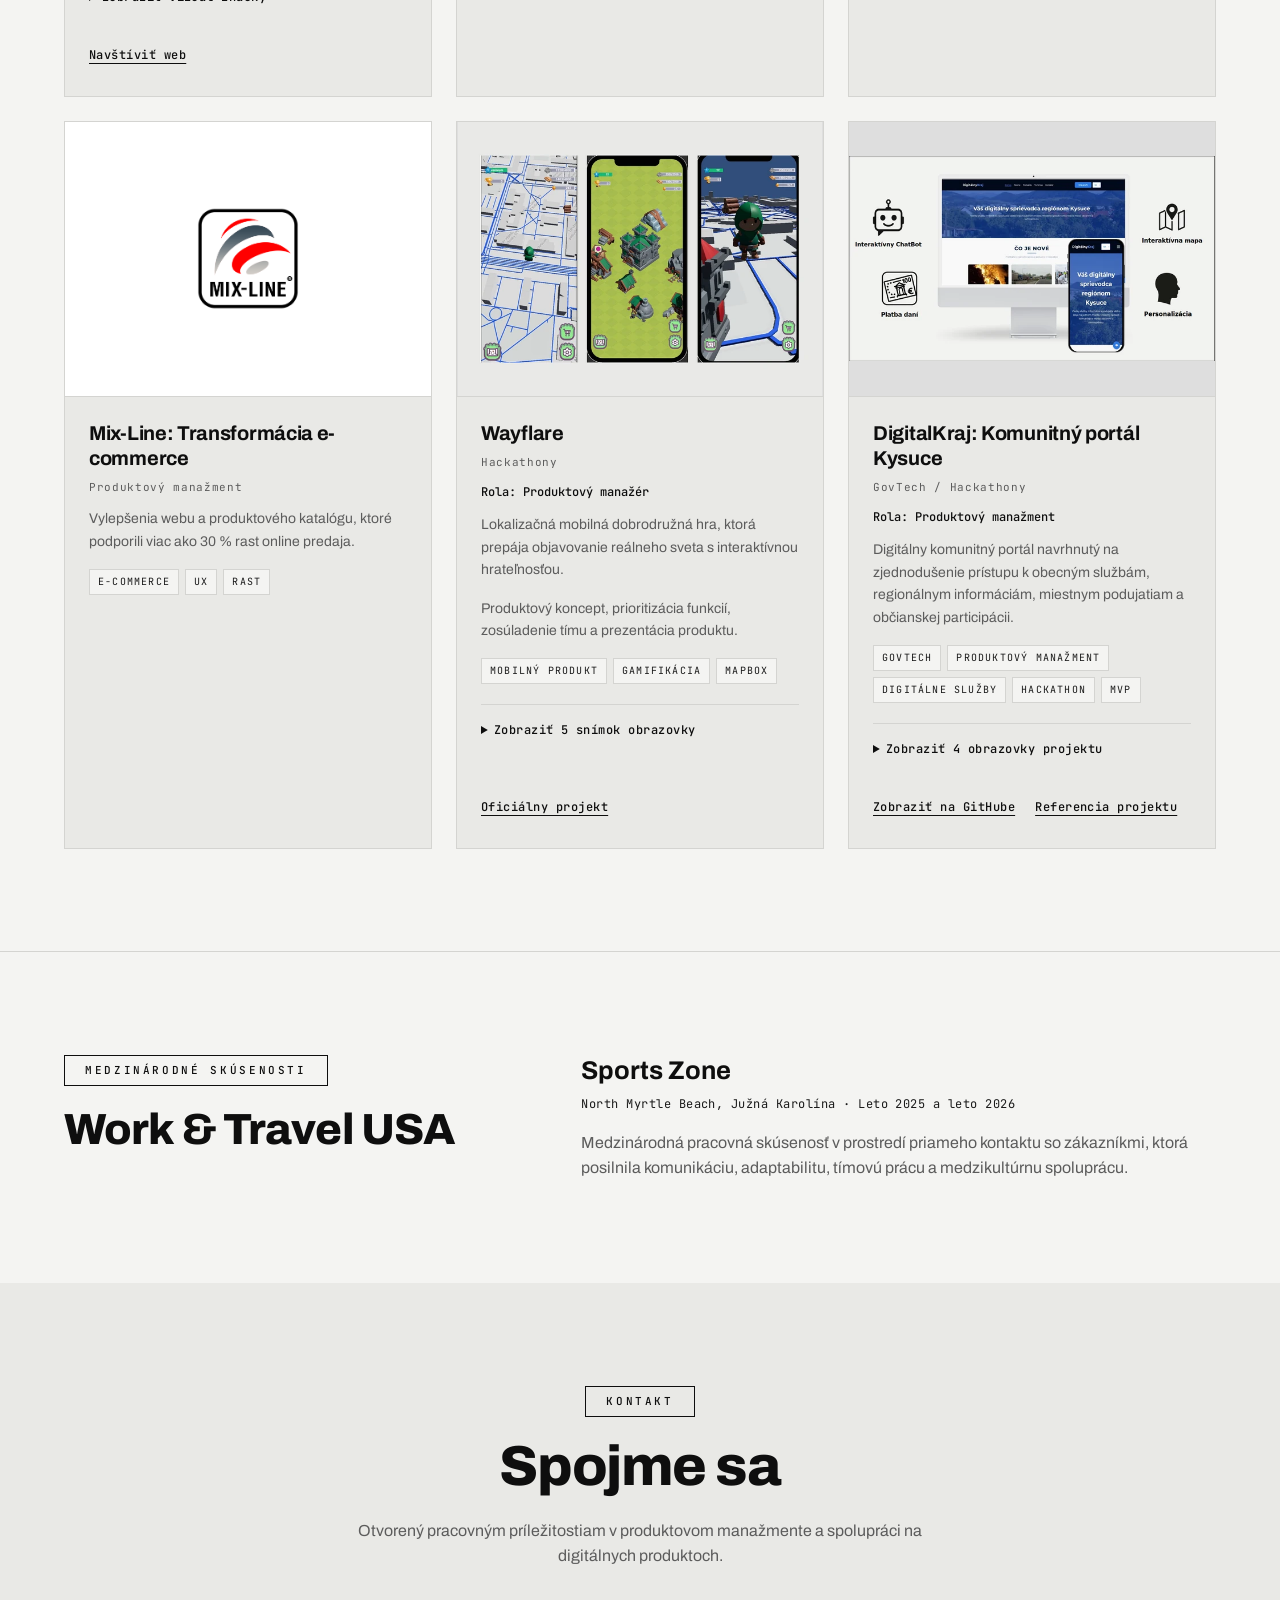
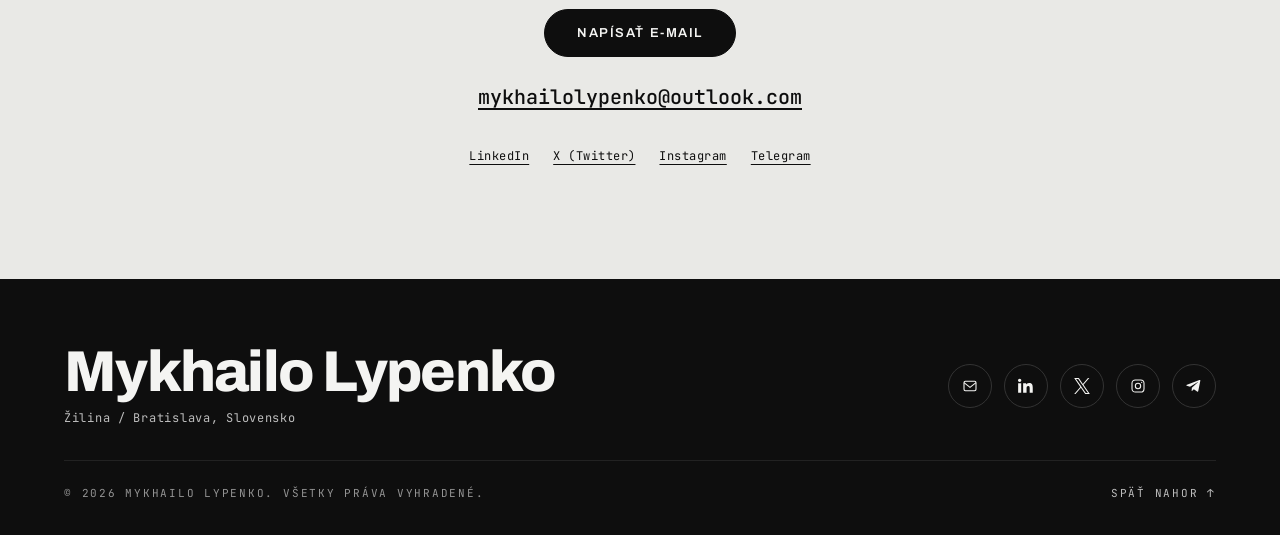
<file: sk/index.html>
<!doctype html>
<html lang="sk" data-version="1.1.4">
  <head>
    <meta charset="utf-8" />
    <meta name="viewport" content="width=device-width,initial-scale=1" />
    <title>
      Mykhailo Lypenko | Produktový manažér · Žilina / Bratislava, Slovensko
    </title>
    <meta name="description" content="Produktový manažér so zameraním na online trhoviská, rast, automatizáciu a AI. Žilina / Bratislava, Slovensko." />
    <meta name="author" content="Mykhailo Lypenko" />
    <meta name="robots" content="index, follow" />
    <meta name="theme-color" content="#0e0e0e" />
    <link rel="canonical" href="https://mykhailolypenko.com/sk/" />
    <link rel="alternate" hreflang="en" href="https://mykhailolypenko.com/" />
    <link rel="alternate" hreflang="sk" href="https://mykhailolypenko.com/sk/" />
    <link rel="alternate" hreflang="uk" href="https://mykhailolypenko.com/uk/" />
    <link rel="alternate" hreflang="x-default" href="https://mykhailolypenko.com/" />
    <meta property="og:type" content="website" />
    <meta property="og:title" content="Mykhailo Lypenko · Produktový manažér" />
    <meta property="og:description" content="Produktový manažér so zameraním na online trhoviská, rast, automatizáciu a AI. Žilina / Bratislava, Slovensko." />
    <meta property="og:url" content="https://mykhailolypenko.com/sk/" />
    <meta property="og:site_name" content="Mykhailo Lypenko" />
    <meta property="og:locale" content="sk_SK" />
    <meta property="og:locale:alternate" content="en_US" />
    <meta property="og:locale:alternate" content="uk_UA" />
    <meta property="og:image" content="https://mykhailolypenko.com/assets/social/og-image-ml.jpg" />
    <meta property="og:image:width" content="1200" />
    <meta property="og:image:height" content="630" />
    <meta name="twitter:card" content="summary_large_image" />
    <meta name="twitter:creator" content="@flopyev" />
    <meta name="twitter:title" content="Mykhailo Lypenko · Produktový manažér" />
    <meta name="twitter:description" content="Produktový manažér so zameraním na online trhoviská, rast, automatizáciu a AI. Žilina / Bratislava, Slovensko." />
    <meta name="twitter:image" content="https://mykhailolypenko.com/assets/social/og-image-ml.jpg" />
    <link rel="icon" href="../assets/icons/favicon.svg" type="image/svg+xml" />
    <link rel="preconnect" href="https://fonts.googleapis.com" />
    <link rel="preconnect" href="https://fonts.gstatic.com" crossorigin />
    <link href="https://fonts.googleapis.com/css2?family=Archivo:ital,wght@0,400;0,500;0,600;0,700;0,800;0,900;1,800&amp;family=Archivo+Narrow:wght@400;500;600&amp;family=Inter:wght@400;500;600;700;800;900&amp;family=JetBrains+Mono:wght@400;500&amp;display=swap" rel="stylesheet" />
    <link rel="stylesheet" href="../css/style.css" />
    <script type="application/ld+json">
      {"@context":"https://schema.org","@type":"Person","name":"Mykhailo Lypenko","jobTitle":"Produktový manažér","url":"https://mykhailolypenko.com/sk/","email":"mailto:mykhailolypenko@outlook.com","homeLocation":{"@type":"Place","name":"Žilina / Bratislava, Slovensko"},"sameAs":["https://www.linkedin.com/in/mykhailolypenko/","https://x.com/flopyev","https://www.instagram.com/flopyevv/","https://t.me/MykhailoLypenko"]}
    </script>
    <script src="../js/main.js" defer>
    </script>
  </head>
  <body>
    <a class="skip-link" href="#main">
      Preskočiť na obsah
    </a>
    <header class="nav" id="nav">
      <a href="#top" class="logo" aria-label="Mykhailo Lypenko, úvod">
        <span class="mark">
          ML
        </span>
        <span class="logo-text">
          LYPENKO
        </span>
      </a>
      <nav id="primary-navigation" aria-label="Hlavná navigácia">
        <ul>
          <li>
            <a href="#about" data-link>
              O mne
            </a>
          </li>
          <li>
            <a href="#experience" data-link>
              Skúsenosti
            </a>
          </li>
          <li>
            <a href="#education" data-link>
              Vzdelanie
            </a>
          </li>
          <li>
            <a href="#skills" data-link>
              Zručnosti
            </a>
          </li>
          <li>
            <a href="#portfolio" data-link>
              Projekty
            </a>
          </li>
          <li>
            <a href="#contact" data-link>
              Kontakt
            </a>
          </li>
        </ul>
      </nav>
      <div class="lang-switch" role="group" aria-label="Výber jazyka">
        <a href="../" lang="en" hreflang="en" aria-label="English" data-lang-switch="en" data-base-href="../">EN</a>
        <span class="lang-sep" aria-hidden="true">/</span>
        <a href="./" lang="sk" hreflang="sk" aria-label="Slovenčina" data-lang-switch="sk" data-base-href="./" class="active" aria-current="page">SK</a>
        <span class="lang-sep" aria-hidden="true">/</span>
        <a href="../uk/" lang="uk" hreflang="uk" aria-label="Українська" data-lang-switch="uk" data-base-href="../uk/">UA</a>
      </div>
      <a href="#contact" class="cta">
        Kontaktujte ma
      </a>
      <button type="button" class="menu-btn" aria-label="Otvoriť navigáciu" data-open-label="Otvoriť navigáciu" data-close-label="Zavrieť navigáciu" aria-controls="primary-navigation" aria-expanded="false">
        <span>
        </span>
        <span>
        </span>
        <span>
        </span>
      </button>
    </header>
    <main id="main" tabindex="-1">
      <section id="top" class="hero" aria-labelledby="hero-heading">
        <div class="left">
          <div class="kicker">
            PORTFÓLIO
          </div>
          <h1 id="hero-heading">
            Ahoj, som
            <span>
              Mykhailo
            </span>
            <span class="outline">
              Lypenko
            </span>
          </h1>
          <div class="role">
            Produktový manažér
          </div>
          <p class="specialization">
            Online trhoviská · Rast · Automatizácia · AI
          </p>
          <div class="socials" aria-label="Sociálne siete a kontakty">
            <a href="mailto:mykhailolypenko@outlook.com" aria-label="E-mail" title="E-mail">
              <svg width="16" height="16" aria-hidden="true" focusable="false" viewBox="0 0 24 24" fill="none" stroke="currentColor" stroke-width="1.6">
                <rect x="3" y="5" width="18" height="14" rx="2"/>
                <path d="m3 7 9 7 9-7"/>
              </svg>
            </a>
            <a href="https://www.linkedin.com/in/mykhailolypenko/" aria-label="LinkedIn (otvorí sa na novej karte)" title="LinkedIn" target="_blank" rel="noopener noreferrer">
              <svg width="16" height="16" aria-hidden="true" focusable="false" viewBox="0 0 24 24" fill="currentColor">
                <path d="M4.98 3.5C4.98 4.88 3.86 6 2.5 6S0 4.88 0 3.5 1.12 1 2.5 1s2.48 1.12 2.48 2.5ZM.2 8h4.6v14H.2V8Zm7.5 0h4.41v1.92h.06c.62-1.17 2.13-2.4 4.39-2.4 4.69 0 5.56 3.08 5.56 7.08V22h-4.6v-6.49c0-1.55-.03-3.55-2.17-3.55-2.17 0-2.51 1.69-2.51 3.43V22H7.7V8Z"/>
              </svg>
            </a>
            <a href="https://x.com/flopyev" aria-label="X (Twitter) (otvorí sa na novej karte)" title="X (Twitter)" target="_blank" rel="noopener noreferrer">
              <svg width="16" height="16" aria-hidden="true" focusable="false" viewBox="0 0 1200 1227" fill="currentColor">
                <path d="M714.163 519.284 1160.89 0H1055.03L667.137 450.887 357.328 0H0L468.492 681.821 0 1226.37H105.866L515.491 750.218 842.672 1226.37H1200L714.137 519.284H714.163ZM569.165 687.828 521.697 619.934 144.011 79.6907H306.615L611.412 515.685 658.88 583.579 1055.08 1150.31H892.476L569.165 687.854V687.828Z"/>
              </svg>
            </a>
            <a href="https://www.instagram.com/flopyevv/" aria-label="Instagram (otvorí sa na novej karte)" title="Instagram" target="_blank" rel="noopener noreferrer">
              <svg width="16" height="16" aria-hidden="true" focusable="false" viewBox="0 0 24 24" fill="none" stroke="currentColor" stroke-width="1.6">
                <rect x="3" y="3" width="18" height="18" rx="5"/>
                <circle cx="12" cy="12" r="4"/>
                <circle cx="17.5" cy="6.5" r="1" fill="currentColor" stroke="none"/>
              </svg>
            </a>
            <a href="https://t.me/MykhailoLypenko" aria-label="Telegram (otvorí sa na novej karte)" title="Telegram" target="_blank" rel="noopener noreferrer">
              <svg width="16" height="16" aria-hidden="true" focusable="false" viewBox="0 0 24 24" fill="currentColor">
                <path d="m21.6 3.5-3.2 16c-.24 1.13-.87 1.4-1.76.87l-4.88-3.6-2.35 2.27c-.26.26-.48.48-.98.48l.35-4.96 9.03-8.16c.4-.35-.09-.55-.62-.2L6.03 13.23l-4.8-1.5c-1.04-.33-1.06-1.04.22-1.54L20.2 2.96c.87-.32 1.63.2 1.4.54Z"/>
              </svg>
            </a>
          </div>
          <div class="meta">
            <div>LOKALITA<b>Žilina / Bratislava, Slovensko</b></div>
            <div>DOSTUPNOSŤ<b>Otvorený novým príležitostiam</b></div>
            <div>SKÚSENOSTI<b>2+ roky</b></div>
          </div>
        </div>
        <div class="right">
          <div class="portrait-wrap">
            <div class="portrait asset-frame" data-portrait data-asset-frame>
              <img src="../assets/images/portrait.webp" srcset="../assets/images/portrait-560.webp 560w, ../assets/images/portrait.webp 1120w" sizes="(max-width: 480px) 280px, (max-width: 960px) 60vw, 40vw" alt="Portrét Mykhaila Lypenka" width="1120" height="1400" fetchpriority="high" decoding="async" data-asset />
              <span class="asset-fallback">Mykhailo Lypenko</span>
            </div>
          </div>
        </div>
      </section>
      <section class="intro" aria-labelledby="intro-heading">
        <div class="container">
          <h2 id="intro-heading">
            Produktový manažment v praxi
          </h2>
          <div>
            <p>
              Produktový manažér s technickým vzdelaním v informatike a informačnom manažmente. Venujem sa digitálnym trhoviskám, e-commerce platformám a automatizácii procesov s dôrazom na produktovú stratégiu, dáta a efektivitu.
            </p>
          </div>
        </div>
      </section>
      <section id="about" class="about section-pad">
        <div class="container">
          <div class="section-head reveal">
            <span class="eyebrow">
              O mne
            </span>
            <h2>
              Hlavné oblasti
            </h2>
            <p>
              Prepájam technické znalosti s biznisovou exekúciou pri rozvoji online trhovísk, e-commerce platforiem, automatizácie a nových produktových konceptov.
            </p>
          </div>
          <div class="services">
            <article class="service reveal delay-1">
              <div class="svc-icon" aria-hidden="true">
                <svg width="20" height="20" viewBox="0 0 24 24" fill="none" stroke="currentColor" stroke-width="1.5">
                  <path d="M4 20V4h16v16H4Zm0-11h16M9 9v11"/>
                </svg>
              </div>
              <h3>
                Produktová stratégia
              </h3>
              <p>
                Produktová vízia, prioritizácia, product discovery, potreby používateľov a vývoj digitálnych produktov.
              </p>
            </article>
            <article class="service reveal delay-2">
              <div class="svc-icon" aria-hidden="true">
                <svg width="20" height="20" viewBox="0 0 24 24" fill="none" stroke="currentColor" stroke-width="1.5">
                  <path d="M4 4v16h16M7 15l5-5 4 2 5-7"/>
                </svg>
              </div>
              <h3>
                Rast a analytika
              </h3>
              <p>
                Rozhodovanie na základe dát, rast online trhovísk, SEO, zákaznícke cesty a výkonnosť biznisu.
              </p>
            </article>
            <article class="service reveal delay-3">
              <div class="svc-icon" aria-hidden="true">
                <svg width="20" height="20" viewBox="0 0 24 24" fill="none" stroke="currentColor" stroke-width="1.5">
                  <path d="m13 2-9 12h7l-1 8 10-13h-7l0-7Z"/>
                </svg>
              </div>
              <h3>
                AI a automatizácia
              </h3>
              <p>
                Pracovné postupy založené na LLM, automatizácia procesov, obsahové systémy a praktické využitie umelej inteligencie.
              </p>
            </article>
          </div>
        </div>
      </section>
      <section id="experience" class="experience section-pad">
        <div class="container">
          <div class="section-head reveal">
            <span class="eyebrow">
              Kariéra
            </span>
            <h2>
              Pracovné skúsenosti
            </h2>
          </div>
          <div class="timeline">
            <article class="timeline-item reveal">
              <div class="timeline-meta">
                <div class="timeline-label">
                  <span class="timeline-period">2026 – súčasnosť</span>
                  <p class="timeline-industry">
                    TravelTech / Online trhovisko
                  </p>
                </div>
                <div class="timeline-brand">
                  <div class="brand-mark asset-frame brand-mark--dark" data-asset-frame>
                    <img src="../assets/logos/motourismo.svg" alt="Logo spoločnosti MOTOURISMO" width="851" height="90" loading="lazy" decoding="async" data-asset />
                    <span class="asset-fallback">MOTOURISMO</span>
                  </div>
                  <a class="action-link timeline-website" href="https://www.motourismo.com/" target="_blank" rel="noopener noreferrer">
                    Navštíviť web<span class="sr-only"> (otvorí sa na novej karte)</span>
                  </a>
                </div>
              </div>
              <div class="timeline-content">
                <h3>
                  MOTOURISMO
                </h3>
                <h4>
                  Produktový manažér
                </h4>
                <ul>
                  <li>
                    Zvýšil organickú návštevnosť z nuly na približne 6 000 mesačných návštev v priebehu troch mesiacov.
                  </li>
                  <li>
                    Pôsobil na siedmich európskych trhoch.
                  </li>
                  <li>
                    Spravoval digitálny katalóg s približne 1 300 položkami a 1 500 – 2 000 URL adresami.
                  </li>
                  <li>
                    Navrhol a implementoval obsahové workflowy využívajúce LLM vrátane validácie a kontroly živých stránok.
                  </li>
                  <li>
                    Zvýšil počet mesačných dopytov pre Overcross z 29 na 84 prostredníctvom analýzy a optimalizácie procesov.
                  </li>
                  <li>
                    Analyzoval zákaznícke cesty a prevádzkové workflowy.
                  </li>
                </ul>
              </div>
            </article>
            <article class="timeline-item reveal">
              <div class="timeline-meta">
                <div class="timeline-label">
                  <span class="timeline-period">25. august 2024 – začiatok júna 2025</span>
                  <p class="timeline-industry">
                    Nábytok pre HoReCa / E-commerce · Na diaľku
                  </p>
                </div>
                <div class="timeline-brand">
                  <div class="brand-mark asset-frame brand-mark--square" data-asset-frame>
                    <img src="../assets/logos/mixline.png" alt="Logo spoločnosti Mix-Line" width="994" height="993" loading="lazy" decoding="async" data-asset />
                    <span class="asset-fallback">Mix-Line</span>
                  </div>
                  <a class="action-link timeline-website" href="https://mix-line.com.ua/" target="_blank" rel="noopener noreferrer">
                    Navštíviť web<span class="sr-only"> (otvorí sa na novej karte)</span>
                  </a>
                </div>
              </div>
              <div class="timeline-content">
                <h3>
                  Mix-Line
                </h3>
                <h4>
                  Manažér digitálneho produktu (Manažér vývoja webu)
                </h4>
                <ul>
                  <li>
                    Zvýšil online predaj o viac ako 30 % vďaka reštrukturalizácii produktového katalógu a zlepšeniam UX.
                  </li>
                  <li>
                    Optimalizoval výkonnosť webu a skrátil čas načítania stránok.
                  </li>
                  <li>
                    Zlepšil viditeľnosť vo vyhľadávačoch (SEO).
                  </li>
                  <li>
                    Koordinoval komunikáciu medzi marketingom, vývojom a vedením spoločnosti.
                  </li>
                  <li>
                    Zosúlaďoval ciele rozvoja produktu priamo s majiteľom spoločnosti.
                  </li>
                </ul>
                <div class="document-actions">
                  <a class="action-link" href="../assets/documents/mixline-recommendation.webp" target="_blank" rel="noopener noreferrer" data-lightbox data-document data-image-alt="Odporúčací list od spoločnosti Mix-Line" data-image-title="Odporúčací list od spoločnosti Mix-Line">Zobraziť odporúčací list</a>
                </div>
              </div>
            </article>
          </div>
        </div>
      </section>
      <section class="achievements" aria-label="Kľúčové úspechy">
        <div class="container">
          <div class="metrics">
            <div class="reveal">
              <strong>
                6 000
              </strong>
              <span>
                Mesačných organických návštev
              </span>
              <small>
                MOTOURISMO · za tri mesiace
              </small>
            </div>
            <div class="reveal">
              <strong>
                30 %+
              </strong>
              <span>
                Rast online predaja
              </span>
              <small>
                Mix-Line Furniture
              </small>
            </div>
            <div class="reveal">
              <strong>
                7
              </strong>
              <span>
                Európskych trhov
              </span>
              <small>
                MOTOURISMO
              </small>
            </div>
            <div class="reveal">
              <strong>
                1 300
              </strong>
              <span>
                Položiek v katalógu
              </span>
              <small>
                MOTOURISMO
              </small>
            </div>
          </div>
        </div>
      </section>
      <section id="recommendations" class="recommendations section-pad">
        <div class="container">
          <div class="section-head reveal"><span class="eyebrow">Referencie</span><h2>Odporúčania</h2></div>
          <div class="recommendation-grid">
            <article class="recommendation reveal">
              <div class="recommendation-brand recommendation-brand--dark">
                <img src="../assets/logos/motourismo.svg" alt="MOTOURISMO" width="851" height="90" loading="lazy" decoding="async" />
              </div>
              <p class="recommendation-translation-note">Preklad odporúčania (originál v angličtine)</p>
              <blockquote>
                <p>Mykhailo pracuje systematicky, rýchlo a otvorene komunikuje kompromisy. Rád by som s ním pracoval znova.</p>
              </blockquote>
              <details class="recommendation-original">
                <summary>Zobraziť pôvodné anglické znenie</summary>
                <blockquote lang="en">
                  <p>Mykhailo is structured, fast and honest about trade-offs. I would gladly work with him again.</p>
                </blockquote>
              </details>
              <div class="recommendation-author">
                <h3>Hryhorii Sukhikh</h3>
                <p>Zakladateľ spoločnosti MOTOURISMO</p>
                <time datetime="2026-09-09">9. september 2026</time>
              </div>
            </article>
            <article class="recommendation reveal">
              <div class="recommendation-brand recommendation-brand--square">
                <img src="../assets/logos/mixline.png" alt="Mix-Line" width="994" height="993" loading="lazy" decoding="async" />
              </div>
              <p class="recommendation-translation-note">Preklad odporúčania (originál v angličtine)</p>
              <blockquote>
                <p>S potešením odporúčam Mykhaila Lypenka ako spoľahlivého a talentovaného špecialistu, ktorý spája biznisovú logiku, kreativitu a hlboké porozumenie digitálnym procesom.</p>
              </blockquote>
              <details class="recommendation-original">
                <summary>Zobraziť pôvodné anglické znenie</summary>
                <blockquote lang="en">
                  <p>I am pleased to recommend Mykhailo Lypenko as a reliable and talented specialist who combines business logic, creativity, and a deep understanding of digital processes.</p>
                </blockquote>
              </details>
              <div class="recommendation-author">
                <h3>Oleksandr Strashnyi</h3>
                <p>Majiteľ spoločnosti Mix-Line</p>
              </div>
              <div class="recommendation-actions">
                <a class="action-link" href="../assets/documents/mixline-recommendation.webp" target="_blank" rel="noopener noreferrer" data-lightbox data-document data-image-alt="Odporúčací list od spoločnosti Mix-Line" data-image-title="Odporúčací list od spoločnosti Mix-Line">Zobraziť odporúčací list</a>
              </div>
            </article>
          </div>
        </div>
      </section>
      <section id="education" class="education section-pad">
        <div class="container">
          <div class="section-head reveal">
            <span class="eyebrow">
              Štúdium
            </span>
            <h2>
              Vzdelanie
            </h2>
          </div>
          <div class="timeline">
            <article class="timeline-item reveal">
              <div class="timeline-meta">
                <div class="timeline-label">2026 – súčasnosť</div>
                <div class="brand-mark asset-frame brand-mark--uniza" data-asset-frame>
                  <img src="../assets/logos/uniza.svg" alt="Logo Žilinskej univerzity v Žiline (UNIZA)" width="293" height="129" loading="lazy" decoding="async" data-asset />
                  <span class="asset-fallback">Žilinská univerzita v Žiline (UNIZA)</span>
                </div>
              </div>
              <div class="timeline-content">
                <h3>
                  Žilinská univerzita v Žiline (UNIZA)
                </h3>
                <h4>
                  Inžinierske štúdium (Ing.), Informačný manažment
                </h4>
                <p class="education-location">Slovensko</p>
              </div>
            </article>
            <article class="timeline-item reveal">
              <div class="timeline-meta">
                <div class="timeline-label">2023 – 2026</div>
                <div class="brand-mark asset-frame brand-mark--tuke" data-asset-frame>
                  <img src="../assets/logos/tuke.svg" alt="Logo Technickej univerzity v Košiciach (TUKE)" width="1000" height="310" loading="lazy" decoding="async" data-asset />
                  <span class="asset-fallback">Technická univerzita v Košiciach (TUKE)</span>
                </div>
              </div>
              <div class="timeline-content">
                <h3>
                  Technická univerzita v Košiciach (TUKE)
                </h3>
                <h4>
                  Bakalárske štúdium (Bc.), Informatika
                </h4>
                <p class="education-location">Slovensko</p>
              </div>
            </article>
          </div>
        </div>
      </section>
      <section id="certifications" class="certifications section-pad">
        <div class="container">
          <div class="section-head reveal"><span class="eyebrow">Osvedčenia</span><h2>Certifikáty</h2><p>Certifikáty o absolvovaní kurzov Cisco Networking Academy.</p></div>
          <div class="credential-grid">
            <article class="credential reveal" data-credential="srwe">
              <div class="credential-header"><img class="cisco-logo" src="../assets/logos/cisco.svg" alt="Cisco" width="40" height="40" loading="lazy" decoding="async" /></div>
              <h3>CCNA: Switching, Routing, and Wireless Essentials</h3>
              <p class="credential-issuer">Cisco Networking Academy</p>
              <p class="credential-date">Vydané <time datetime="2026-02-17">17. februára 2026</time></p><div class="tags"><span class="tag">Prepínanie a smerovanie</span><span class="tag">VLAN</span><span class="tag">IPv4 a IPv6</span><span class="tag">Bezdrôtové siete</span><span class="tag">Sieťová bezpečnosť</span></div><p class="credential-id">ID certifikátu: <span>cb398a14-1605-497b-9566-72f6d7bf4f4f</span></p><div class="document-actions"><a class="action-link" href="../assets/documents/cisco-srwe.png" target="_blank" rel="noopener noreferrer" data-lightbox data-document data-image-alt="Certifikát Cisco Networking Academy: CCNA: Switching, Routing, and Wireless Essentials" data-image-title="Certifikát o absolvovaní kurzu: CCNA: Switching, Routing, and Wireless Essentials">Zobraziť certifikát</a><a class="action-link" href="https://www.credly.com/badges/cb398a14-1605-497b-9566-72f6d7bf4f4f/linked_in_profile" target="_blank" rel="noopener noreferrer">Overiť certifikát<span class="sr-only"> (otvorí sa na novej karte)</span></a></div></article>
            <article class="credential reveal" data-credential="ensa">
              <div class="credential-header"><img class="cisco-logo" src="../assets/logos/cisco.svg" alt="Cisco" width="40" height="40" loading="lazy" decoding="async" /></div>
              <h3>CCNA: Enterprise Networking, Security, and Automation</h3>
              <p class="credential-issuer">Cisco Networking Academy</p>
              <p class="credential-date">Vydané <time datetime="2026-02-17">17. februára 2026</time></p><div class="tags"><span class="tag">Podnikové siete</span><span class="tag">Sieťová bezpečnosť</span><span class="tag">OSPF</span><span class="tag">Softvérovo definované siete</span><span class="tag">Automatizácia sietí</span></div><p class="credential-id">ID certifikátu: <span>4edbc664-075b-44c2-8cfc-01e39571e6fe</span></p><div class="document-actions"><a class="action-link" href="../assets/documents/cisco-ensa.png" target="_blank" rel="noopener noreferrer" data-lightbox data-document data-image-alt="Certifikát Cisco Networking Academy: CCNA: Enterprise Networking, Security, and Automation" data-image-title="Certifikát o absolvovaní kurzu: CCNA: Enterprise Networking, Security, and Automation">Zobraziť certifikát</a><a class="action-link" href="https://www.credly.com/badges/4edbc664-075b-44c2-8cfc-01e39571e6fe/linked_in_profile" target="_blank" rel="noopener noreferrer">Overiť certifikát<span class="sr-only"> (otvorí sa na novej karte)</span></a></div></article>
          </div>
        </div>
      </section>
      <section id="skills" class="skills section-pad">
        <div class="container">
          <div class="section-head reveal">
            <span class="eyebrow">
              Kompetencie
            </span>
            <h2>
              Zručnosti a odborné znalosti
            </h2>
          </div>
          <div class="group reveal">
            <div class="group-head">
              <h3>
                Produktový manažment
              </h3>
              <span class="rule" aria-hidden="true">
              </span>
            </div>
            <ul class="skill-grid">
              <li class="skill">
                <span class="name">
                  Produktová stratégia
                </span>
              </li>
              <li class="skill">
                <span class="name">
                  Prioritizácia produktu
                </span>
              </li>
              <li class="skill">
                <span class="name">
                  Product Discovery
                </span>
              </li>
              <li class="skill">
                <span class="name">
                  Biznis analýza
                </span>
              </li>
              <li class="skill">
                <span class="name">
                  Koordinácia projektov
                </span>
              </li>
              <li class="skill">
                <span class="name">
                  Vývoj MVP
                </span>
              </li>
              <li class="skill">
                <span class="name">
                  Manažment stakeholderov
                </span>
              </li>
              <li class="skill">
                <span class="name">
                  Scrum
                </span>
              </li>
            </ul>
          </div>
          <div class="group reveal">
            <div class="group-head">
              <h3>
                Rast a biznis
              </h3>
              <span class="rule" aria-hidden="true">
              </span>
            </div>
            <ul class="skill-grid">
              <li class="skill">
                <span class="name">
                  SEO
                </span>
              </li>
              <li class="skill">
                <span class="name">
                  Rast online trhovísk
                </span>
              </li>
              <li class="skill">
                <span class="name">
                  E-commerce
                </span>
              </li>
              <li class="skill">
                <span class="name">
                  Analýza zákazníckej cesty
                </span>
              </li>
              <li class="skill">
                <span class="name">
                  Optimalizácia UX
                </span>
              </li>
              <li class="skill">
                <span class="name">
                  Optimalizácia biznis procesov
                </span>
              </li>
            </ul>
          </div>
          <div class="group reveal">
            <div class="group-head">
              <h3>
                Technológie
              </h3>
              <span class="rule" aria-hidden="true">
              </span>
            </div>
            <ul class="skill-grid">
              <li class="skill">
                <span class="name">
                  Umelá inteligencia
                </span>
              </li>
              <li class="skill">
                <span class="name">
                  Veľké jazykové modely (LLM)
                </span>
              </li>
              <li class="skill">
                <span class="name">
                  Automatizácia pracovných postupov
                </span>
              </li>
              <li class="skill">
                <span class="name">
                  Základy vývoja softvéru
                </span>
              </li>
              <li class="skill">
                <span class="name">
                  Analýza dát
                </span>
              </li>
            </ul>
          </div>
        </div>
      </section>
      <section id="languages" class="languages section-pad"><div class="container"><div class="section-head reveal"><span class="eyebrow">Komunikácia</span><h2>Jazykové znalosti</h2></div><ul class="language-grid"><li class="language reveal"><span class="language-flag" aria-hidden="true">🇺🇦</span><div><h3>Ukrajinčina</h3><p>Materinský alebo bilingválny jazyk</p></div></li><li class="language reveal"><span class="language-flag" aria-hidden="true">🇷🇺</span><div><h3>Ruština</h3><p>Materinský alebo bilingválny jazyk</p></div></li><li class="language reveal"><span class="language-flag" aria-hidden="true">🇸🇰</span><div><h3>Slovenčina</h3><p>Plná profesionálna znalosť</p></div></li><li class="language reveal"><span class="language-flag" aria-hidden="true">🇬🇧</span><div><h3>Angličtina</h3><p>Profesionálna pracovná znalosť</p></div></li><li class="language reveal"><span class="language-flag" aria-hidden="true">🇨🇿</span><div><h3>Čeština</h3><p>Dobrá pracovná znalosť</p></div></li></ul></div></section>
      <section id="portfolio" class="portfolio section-pad">
        <div class="container">
          <div class="section-head reveal">
            <span class="eyebrow">
              Práca
            </span>
            <h2>
              Vybrané projekty
            </h2>
            <p>
              Projekty z oblasti gamingu, online trhovísk, e-commerce, AI automatizácie a GovTech.
            </p>
          </div>
          <div class="filters reveal" role="group" aria-label="Filtrovať projekty">
            <button type="button" data-filter="all" aria-controls="projects" aria-pressed="true" class="active">
              Všetky
            </button>
            <button type="button" data-filter="product" aria-controls="projects" aria-pressed="false">
              Produktový manažment
            </button>
            <button type="button" data-filter="growth" aria-controls="projects" aria-pressed="false">
              Rast
            </button>
            <button type="button" data-filter="ai" aria-controls="projects" aria-pressed="false">
              Umelá inteligencia
            </button>
            <button type="button" data-filter="hackathons" aria-controls="projects" aria-pressed="false">
              Hackathony
            </button>
            <button type="button" data-filter="gaming" aria-controls="projects" aria-pressed="false">Gaming</button>
            <button type="button" data-filter="govtech" aria-controls="projects" aria-pressed="false">GovTech</button>
          </div>
          <p class="filter-status" role="status" aria-live="polite" aria-atomic="true" id="filter-status" data-status-all="Zobrazených všetkých {count} projektov" data-status-one="Zobrazený {count} projekt: {filter}" data-status-few="Zobrazené {count} projekty: {filter}" data-status-many="Zobrazených {count} projektov: {filter}">
            Zobrazených všetkých 6 projektov
          </p>
          <div class="projects" id="projects">
            <article class="project reveal project--featured" data-cat="product gaming digital-products" data-project="gamebloom">
              <div class="thumb brand-cover brand-cover--gamebloom asset-frame" data-asset-frame>
                <img class="brand-cover-logo" src="../assets/logos/gamebloom.svg" alt="Logo GameBloom" width="1150" height="250" loading="lazy" decoding="async" data-asset />
                <span class="asset-fallback">GameBloom</span>
              </div>
              <div class="body">
                <h3>GameBloom</h3>
                <p class="project-category">Gaming / Digitálne produkty</p>
                <p>Herná platforma na objavovanie zliav na videohry, porovnávanie cien a prehliadanie ponúk naprieč digitálnymi obchodmi s hrami.</p>
                <div class="tags"><span class="tag">Gaming</span><span class="tag">Produktový manažment</span><span class="tag">API integrácia</span><span class="tag">Automatizácia</span><span class="tag">Digitálne produkty</span></div>
                <details class="screenshot-gallery">
                  <summary>Zobraziť vizuál značky</summary>
                  <p class="gallery-credit">GameBloom</p>
                  <figure class="project-artwork">
                    <a class="gallery-image gallery-image--landscape asset-frame" href="../assets/projects/gamebloom.webp" target="_blank" rel="noopener noreferrer" aria-label="Zobraziť vizuál značky GameBloom" data-lightbox data-asset-frame>
                      <img src="../assets/projects/gamebloom-640.webp" srcset="../assets/projects/gamebloom-640.webp 640w, ../assets/projects/gamebloom.webp 1200w" sizes="(max-width: 960px) 80vw, 320px" alt="Vizuál hernej platformy GameBloom" width="640" height="336" loading="lazy" decoding="async" data-asset />
                      <span class="asset-fallback">GameBloom</span>
                    </a>
                    <figcaption>Vizuál značky GameBloom.</figcaption>
                  </figure>
                </details>
                <div class="project-actions">
                  <a class="project-link action-link" href="https://gamebloom.org/" target="_blank" rel="noopener noreferrer">Navštíviť web<span class="sr-only"> (otvorí sa na novej karte)</span></a>
                </div>
              </div>
            </article>
            <article class="project reveal" data-cat="growth product">
              <div class="thumb brand-cover asset-frame brand-cover--dark" data-asset-frame>
                <img class="brand-cover-logo" src="../assets/logos/motourismo.svg" alt="Logo MOTOURISMO" width="851" height="90" loading="lazy" decoding="async" data-asset />
                <span class="asset-fallback">MOTOURISMO</span>
              </div>
              <div class="body">
                <h3>
                  MOTOURISMO: Rast online trhoviska
                </h3>
                <p class="project-category">Rast / Online trhovisko</p>
                <p>
                  Organický rast a optimalizácia online trhoviska na siedmich európskych trhoch.
                </p>
                <div class="tags">
                  <span class="tag">
                    Produktový manažment
                  </span>
                  <span class="tag">
                    SEO
                  </span>
                  <span class="tag">
                    Online trhovisko
                  </span>
                </div>
              </div>
            </article>
            <article class="project reveal" data-cat="ai product">
              <div class="thumb brand-cover asset-frame brand-cover--dark" data-asset-frame>
                <img class="brand-cover-logo" src="../assets/logos/motourismo.svg" alt="Logo MOTOURISMO" width="851" height="90" loading="lazy" decoding="async" data-asset />
                <span class="asset-fallback">MOTOURISMO</span>
              </div>
              <div class="body">
                <h3>
                  MOTOURISMO: AI automatizácia obsahu
                </h3>
                <p class="project-category">Umelá inteligencia</p>
                <p>
                  Workflowy na generovanie a validáciu obsahu pomocou LLM pre rozsiahly katalóg digitálneho trhoviska.
                </p>
                <div class="tags">
                  <span class="tag">
                    AI
                  </span>
                  <span class="tag">
                    LLM
                  </span>
                  <span class="tag">
                    Automatizácia
                  </span>
                </div>
              </div>
            </article>
            <article class="project reveal" data-cat="product growth">
              <div class="thumb brand-cover brand-cover--square asset-frame" data-asset-frame>
                <img class="brand-cover-logo" src="../assets/logos/mixline.png" alt="Logo Mix-Line" width="994" height="993" loading="lazy" decoding="async" data-asset />
                <span class="asset-fallback">Mix-Line</span>
              </div>
              <div class="body">
                <h3>
                  Mix-Line: Transformácia e-commerce
                </h3>
                <p class="project-category">Produktový manažment</p>
                <p>
                  Vylepšenia webu a produktového katalógu, ktoré podporili viac ako 30 % rast online predaja.
                </p>
                <div class="tags">
                  <span class="tag">
                    E-commerce
                  </span>
                  <span class="tag">
                    UX
                  </span>
                  <span class="tag">
                    Rast
                  </span>
                </div>
              </div>
            </article>
            <article class="project reveal" data-cat="hackathons product">
              <div class="thumb asset-frame project-cover" data-asset-frame>
                <img src="../assets/projects/wayflare/cover.webp" srcset="../assets/projects/wayflare/cover-640.webp 640w, ../assets/projects/wayflare/cover.webp 1200w" sizes="(max-width: 960px) calc(100vw - 10vw), (max-width: 1200px) 45vw, 30vw" alt="Obrazovky mobilnej hry Wayflare zobrazujúce prieskum mapy, budovanie základne a postavu" width="1200" height="900" loading="lazy" decoding="async" data-asset />
                <span class="asset-fallback">Wayflare</span>
              </div>
              <div class="body">
                <h3>
                  Wayflare
                </h3>
                <p class="project-category">Hackathony</p>
                <p class="project-role">
                  Rola: Produktový manažér
                </p>
                <p>
                  Lokalizačná mobilná dobrodružná hra, ktorá prepája objavovanie reálneho sveta s interaktívnou hrateľnosťou.
                </p>
                <p>
                  Produktový koncept, prioritizácia funkcií, zosúladenie tímu a prezentácia produktu.
                </p>
                <div class="tags">
                  <span class="tag">
                    Mobilný produkt
                  </span>
                  <span class="tag">
                    Gamifikácia
                  </span>
                  <span class="tag">
                    Mapbox
                  </span>
                </div>

                <details class="screenshot-gallery">
                  <summary>Zobraziť 5 snímok obrazovky</summary>
                  <p class="gallery-credit">Projektový tím Wayflare</p>
                  <ul class="screenshots">
                    <li>
                      <figure>
                        <a class="gallery-image asset-frame" href="../assets/projects/wayflare/movement.webp" target="_blank" rel="noopener noreferrer" data-lightbox aria-label="Otvoriť snímku obrazovky prieskumu mapy v hre Wayflare" data-asset-frame>
                          <img src="../assets/projects/wayflare/movement-160.webp" srcset="../assets/projects/wayflare/movement-160.webp 160w, ../assets/projects/wayflare/movement.webp 424w" sizes="(max-width: 960px) 40vw, 160px" alt="Obrazovka mapy v hre Wayflare s postavou hráča a mapou ulíc" width="160" height="343" loading="lazy" decoding="async" data-asset />
                          <span class="asset-fallback">Prieskum mapy</span>
                        </a>
                        <figcaption>Prieskum mapy</figcaption>
                      </figure>
                    </li>
                    <li>
                      <figure>
                        <a class="gallery-image asset-frame" href="../assets/projects/wayflare/base.webp" target="_blank" rel="noopener noreferrer" data-lightbox aria-label="Otvoriť snímku obrazovky budovania základne v hre Wayflare" data-asset-frame>
                          <img src="../assets/projects/wayflare/base-160.webp" srcset="../assets/projects/wayflare/base-160.webp 160w, ../assets/projects/wayflare/base.webp 488w" sizes="(max-width: 960px) 40vw, 160px" alt="Obrazovka základne v hre Wayflare s budovami a počítadlami surovín" width="160" height="327" loading="lazy" decoding="async" data-asset />
                          <span class="asset-fallback">Budovanie základne</span>
                        </a>
                        <figcaption>Budovanie základne</figcaption>
                      </figure>
                    </li>
                    <li>
                      <figure>
                        <a class="gallery-image asset-frame" href="../assets/projects/wayflare/battle.webp" target="_blank" rel="noopener noreferrer" data-lightbox aria-label="Otvoriť snímku obrazovky súboja v hre Wayflare" data-asset-frame>
                          <img src="../assets/projects/wayflare/battle-160.webp" srcset="../assets/projects/wayflare/battle-160.webp 160w, ../assets/projects/wayflare/battle.webp 363w" sizes="(max-width: 960px) 40vw, 160px" alt="Obrazovka súboja v hre Wayflare s budovami a jednotkami" width="160" height="328" loading="lazy" decoding="async" data-asset />
                          <span class="asset-fallback">Súboj</span>
                        </a>
                        <figcaption>Súboj</figcaption>
                      </figure>
                    </li>
                    <li>
                      <figure>
                        <a class="gallery-image asset-frame" href="../assets/projects/wayflare/character.webp" target="_blank" rel="noopener noreferrer" data-lightbox aria-label="Otvoriť snímku obrazovky postavy v hre Wayflare" data-asset-frame>
                          <img src="../assets/projects/wayflare/character-160.webp" srcset="../assets/projects/wayflare/character-160.webp 160w, ../assets/projects/wayflare/character.webp 469w" sizes="(max-width: 960px) 40vw, 160px" alt="Obrazovka postavy v hre Wayflare v mapovom prostredí" width="160" height="327" loading="lazy" decoding="async" data-asset />
                          <span class="asset-fallback">Postava</span>
                        </a>
                        <figcaption>Postava</figcaption>
                      </figure>
                    </li>
                    <li>
                      <figure>
                        <a class="gallery-image asset-frame" href="../assets/projects/wayflare/shop.webp" target="_blank" rel="noopener noreferrer" data-lightbox aria-label="Otvoriť snímku obrazovky obchodu v hre Wayflare" data-asset-frame>
                          <img src="../assets/projects/wayflare/shop-160.webp" srcset="../assets/projects/wayflare/shop-160.webp 160w, ../assets/projects/wayflare/shop.webp 479w" sizes="(max-width: 960px) 40vw, 160px" alt="Obrazovka obchodu v hre Wayflare s položkou píly" width="160" height="332" loading="lazy" decoding="async" data-asset />
                          <span class="asset-fallback">Obchod</span>
                        </a>
                        <figcaption>Obchod</figcaption>
                      </figure>
                    </li>
                  </ul>
                </details>
                <div class="project-actions">
                  <a class="project-link action-link" href="https://taikai.network/en/cassinihackathons/hackathons/eu-space-consumer-experience/projects/cmgq8w0v707i4101wfa7y7ln5/idea" target="_blank" rel="noopener noreferrer">
                    Oficiálny projekt
                    <span class="sr-only">
                      (otvorí sa na novej karte)
                    </span>
                  </a>
                </div>
              </div>
            </article>
            <article class="project reveal" data-cat="hackathons product govtech">
              <div class="thumb asset-frame project-cover" data-asset-frame>
                <img src="../assets/projects/kysuce.webp" srcset="../assets/projects/kysuce-640.webp 640w, ../assets/projects/kysuce.webp 1200w" sizes="(max-width: 960px) 90vw, (max-width: 1200px) 45vw, 30vw" alt="Prehľad komunitného portálu DigitalKraj na počítači a mobile" width="1200" height="673" loading="lazy" decoding="async" data-asset />
                <span class="asset-fallback">DigitalKraj</span>
              </div>
              <div class="body">
                <h3>
                  DigitalKraj: Komunitný portál Kysuce
                </h3>
                <p class="project-category">GovTech / Hackathony</p>
                <p class="project-role">
                  Rola: Produktový manažment
                </p>
                <p>
                  Digitálny komunitný portál navrhnutý na zjednodušenie prístupu k obecným službám, regionálnym informáciám, miestnym podujatiam a občianskej participácii.
                </p>
                <div class="tags"><span class="tag">GovTech</span><span class="tag">Produktový manažment</span><span class="tag">Digitálne služby</span><span class="tag">Hackathon</span><span class="tag">MVP</span></div>
                <details class="screenshot-gallery">
                  <summary>Zobraziť 4 obrazovky projektu</summary>
                  <p class="gallery-credit">Projektový tím DigitalKraj</p>
                  <ul class="screenshots screenshots--landscape">
                    <li><figure>
                      <a class="gallery-image gallery-image--landscape asset-frame" href="../assets/projects/digitalkraj/overview.webp" target="_blank" rel="noopener noreferrer" aria-label="Zobraziť prehľad projektu DigitalKraj" data-lightbox data-asset-frame>
                        <img src="../assets/projects/digitalkraj/overview-320.webp" srcset="../assets/projects/digitalkraj/overview-320.webp 320w, ../assets/projects/digitalkraj/overview.webp 1200w" sizes="(max-width: 960px) 40vw, 160px" alt="Desktopový a mobilný prehľad portálu DigitalKraj" width="320" height="179" loading="lazy" decoding="async" data-asset />
                        <span class="asset-fallback">Prehľad projektu</span>
                      </a>
                      <figcaption>Prehľad projektu</figcaption>
                    </figure></li>
                    <li><figure>
                      <a class="gallery-image gallery-image--landscape asset-frame" href="../assets/projects/digitalkraj/tourism.webp" target="_blank" rel="noopener noreferrer" aria-label="Zobraziť regionálneho sprievodcu DigitalKraj" data-lightbox data-asset-frame>
                        <img src="../assets/projects/digitalkraj/tourism-320.webp" srcset="../assets/projects/digitalkraj/tourism-320.webp 320w, ../assets/projects/digitalkraj/tourism.webp 1200w" sizes="(max-width: 960px) 40vw, 160px" alt="Stránka cestovného ruchu a regionálnych informácií DigitalKraj" width="320" height="160" loading="lazy" decoding="async" data-asset />
                        <span class="asset-fallback">Regionálny sprievodca</span>
                      </a>
                      <figcaption>Regionálny sprievodca</figcaption>
                    </figure></li>
                    <li><figure>
                      <a class="gallery-image gallery-image--landscape asset-frame" href="../assets/projects/digitalkraj/contacts.webp" target="_blank" rel="noopener noreferrer" aria-label="Zobraziť obecné kontakty DigitalKraj" data-lightbox data-asset-frame>
                        <img src="../assets/projects/digitalkraj/contacts-320.webp" srcset="../assets/projects/digitalkraj/contacts-320.webp 320w, ../assets/projects/digitalkraj/contacts.webp 1200w" sizes="(max-width: 960px) 40vw, 160px" alt="Stránka kontaktov na samosprávu a úradných hodín DigitalKraj" width="320" height="161" loading="lazy" decoding="async" data-asset />
                        <span class="asset-fallback">Kontakty na samosprávu</span>
                      </a>
                      <figcaption>Kontakty na samosprávu</figcaption>
                    </figure></li>
                    <li><figure>
                      <a class="gallery-image gallery-image--landscape asset-frame" href="../assets/projects/digitalkraj/map.webp" target="_blank" rel="noopener noreferrer" aria-label="Zobraziť interaktívnu mapu DigitalKraj" data-lightbox data-asset-frame>
                        <img src="../assets/projects/digitalkraj/map-320.webp" srcset="../assets/projects/digitalkraj/map-320.webp 320w, ../assets/projects/digitalkraj/map.webp 1200w" sizes="(max-width: 960px) 40vw, 160px" alt="Interaktívna mapa DigitalKraj s regionálnymi službami" width="320" height="176" loading="lazy" decoding="async" data-asset />
                        <span class="asset-fallback">Interaktívna mapa</span>
                      </a>
                      <figcaption>Interaktívna mapa</figcaption>
                    </figure></li>
                  </ul>
                </details>
                <div class="project-actions">
                  <a class="project-link action-link" href="https://github.com/bromscandium/digitalny-kraj" target="_blank" rel="noopener noreferrer">Zobraziť na GitHube<span class="sr-only"> (otvorí sa na novej karte)</span></a>
                  <a class="project-link action-link" href="https://www.linkedin.com/posts/yaroslav-yeromenko_a-new-hackathon-means-a-new-post-on-linkedin-activity-7317525435829878785-1ow-" target="_blank" rel="noopener noreferrer">
                    Referencia projektu
                    <span class="sr-only">
                      (otvorí sa na novej karte)
                    </span>
                  </a>
                </div>
              </div>
            </article>
          </div>
        </div>
      </section>
      <section class="international section-pad" aria-labelledby="international-heading">
        <div class="container">
          <div class="reveal">
            <span class="eyebrow">
              Medzinárodné skúsenosti
            </span>
            <h2 id="international-heading">
              Work &amp; Travel USA
            </h2>
          </div>
          <div class="reveal delay-1">
            <h3>
              Sports Zone
            </h3>
            <p class="international-meta">
              North Myrtle Beach, Južná Karolína · Leto 2025 a leto 2026
            </p>
            <p>
              Medzinárodná pracovná skúsenosť v prostredí priameho kontaktu so zákazníkmi, ktorá posilnila komunikáciu, adaptabilitu, tímovú prácu a medzikultúrnu spoluprácu.
            </p>
          </div>
        </div>
      </section>
      <section id="contact" class="contact section-pad">
        <div class="container">
          <div class="section-head reveal">
            <span class="eyebrow">
              Kontakt
            </span>
            <h2>
              Spojme sa
            </h2>
            <p>
              Otvorený pracovným príležitostiam v produktovom manažmente a spolupráci na digitálnych produktoch.
            </p>
          </div>
          <div class="contact-actions reveal">
            <a class="submit" href="mailto:mykhailolypenko@outlook.com">
              Napísať e-mail
            </a>
            <a class="email-address text-link" href="mailto:mykhailolypenko@outlook.com">
              mykhailolypenko@outlook.com
            </a>
            <div class="contact-links">
              <a class="text-link" href="https://www.linkedin.com/in/mykhailolypenko/" target="_blank" rel="noopener noreferrer">
                LinkedIn
                <span class="sr-only">
                  (otvorí sa na novej karte)
                </span>
              </a>
              <a class="text-link" href="https://x.com/flopyev" target="_blank" rel="noopener noreferrer">
                X (Twitter)
                <span class="sr-only">
                  (otvorí sa na novej karte)
                </span>
              </a>
              <a class="text-link" href="https://www.instagram.com/flopyevv/" target="_blank" rel="noopener noreferrer">
                Instagram
                <span class="sr-only">
                  (otvorí sa na novej karte)
                </span>
              </a>
              <a class="text-link" href="https://t.me/MykhailoLypenko" target="_blank" rel="noopener noreferrer">
                Telegram
                <span class="sr-only">
                  (otvorí sa na novej karte)
                </span>
              </a>
            </div>
          </div>
        </div>
      </section>
    </main>
    <footer>
      <div class="foot-top">
        <div>
          <p class="foot-name">
            Mykhailo Lypenko
          </p>
          <p class="foot-location">
            Žilina / Bratislava, Slovensko
          </p>
        </div>
        <div class="foot-socials" aria-label="Sociálne siete a kontakty">
          <a href="mailto:mykhailolypenko@outlook.com" aria-label="E-mail" title="E-mail">
            <svg width="16" height="16" aria-hidden="true" focusable="false" viewBox="0 0 24 24" fill="none" stroke="currentColor" stroke-width="1.6">
              <rect x="3" y="5" width="18" height="14" rx="2"/>
              <path d="m3 7 9 7 9-7"/>
            </svg>
          </a>
          <a href="https://www.linkedin.com/in/mykhailolypenko/" aria-label="LinkedIn (otvorí sa na novej karte)" title="LinkedIn" target="_blank" rel="noopener noreferrer">
            <svg width="16" height="16" aria-hidden="true" focusable="false" viewBox="0 0 24 24" fill="currentColor">
              <path d="M4.98 3.5C4.98 4.88 3.86 6 2.5 6S0 4.88 0 3.5 1.12 1 2.5 1s2.48 1.12 2.48 2.5ZM.2 8h4.6v14H.2V8Zm7.5 0h4.41v1.92h.06c.62-1.17 2.13-2.4 4.39-2.4 4.69 0 5.56 3.08 5.56 7.08V22h-4.6v-6.49c0-1.55-.03-3.55-2.17-3.55-2.17 0-2.51 1.69-2.51 3.43V22H7.7V8Z"/>
            </svg>
          </a>
          <a href="https://x.com/flopyev" aria-label="X (Twitter) (otvorí sa na novej karte)" title="X (Twitter)" target="_blank" rel="noopener noreferrer">
            <svg width="16" height="16" aria-hidden="true" focusable="false" viewBox="0 0 1200 1227" fill="currentColor">
              <path d="M714.163 519.284 1160.89 0H1055.03L667.137 450.887 357.328 0H0L468.492 681.821 0 1226.37H105.866L515.491 750.218 842.672 1226.37H1200L714.137 519.284H714.163ZM569.165 687.828 521.697 619.934 144.011 79.6907H306.615L611.412 515.685 658.88 583.579 1055.08 1150.31H892.476L569.165 687.854V687.828Z"/>
            </svg>
          </a>
          <a href="https://www.instagram.com/flopyevv/" aria-label="Instagram (otvorí sa na novej karte)" title="Instagram" target="_blank" rel="noopener noreferrer">
            <svg width="16" height="16" aria-hidden="true" focusable="false" viewBox="0 0 24 24" fill="none" stroke="currentColor" stroke-width="1.6">
              <rect x="3" y="3" width="18" height="18" rx="5"/>
              <circle cx="12" cy="12" r="4"/>
              <circle cx="17.5" cy="6.5" r="1" fill="currentColor" stroke="none"/>
            </svg>
          </a>
          <a href="https://t.me/MykhailoLypenko" aria-label="Telegram (otvorí sa na novej karte)" title="Telegram" target="_blank" rel="noopener noreferrer">
            <svg width="16" height="16" aria-hidden="true" focusable="false" viewBox="0 0 24 24" fill="currentColor">
              <path d="m21.6 3.5-3.2 16c-.24 1.13-.87 1.4-1.76.87l-4.88-3.6-2.35 2.27c-.26.26-.48.48-.98.48l.35-4.96 9.03-8.16c.4-.35-.09-.55-.62-.2L6.03 13.23l-4.8-1.5c-1.04-.33-1.06-1.04.22-1.54L20.2 2.96c.87-.32 1.63.2 1.4.54Z"/>
            </svg>
          </a>
        </div>
      </div>
      <div class="foot-bot">
        <span>
          © 2026 Mykhailo Lypenko. Všetky práva vyhradené.
        </span>
        <a href="#top">
          Späť nahor ↑
        </a>
      </div>
    </footer>
    <button type="button" class="to-top" id="toTop" aria-label="Späť nahor" tabindex="-1">
      <svg width="16" height="16" aria-hidden="true" viewBox="0 0 24 24" fill="none" stroke="currentColor" stroke-width="1.8">
        <path d="M12 19V5M6 11l6-6 6 6"/>
      </svg>
    </button>
    <dialog class="image-lightbox" id="image-lightbox" aria-labelledby="lightbox-title">
      <div class="lightbox-heading">
        <h2 id="lightbox-title">Náhľad obrázka</h2>
        <button type="button" class="lightbox-close" data-lightbox-close aria-label="Zavrieť náhľad obrázka">Zavrieť ×</button>
      </div>
      <div class="lightbox-toolbar" role="group" aria-label="Ovládanie priblíženia obrázka">
        <button type="button" data-zoom-out aria-label="Oddialiť">−</button>
        <output data-zoom-level aria-live="polite">100%</output>
        <button type="button" data-zoom-in aria-label="Priblížiť">+</button>
        <button type="button" data-zoom-reset>Prispôsobiť obrazovke</button>
      </div>
      <figure>
        <div class="lightbox-media" data-lightbox-media tabindex="0" role="region" aria-label="Náhľad obrázka. Použite ovládacie prvky priblíženia a následne šípky na posúvanie zväčšených dokumentov."></div>
        <figcaption id="lightbox-caption"></figcaption>
      </figure>
      <p class="lightbox-status" data-lightbox-status role="status" hidden>Obrázok nie je k dispozícii. Skúste ho otvoriť cez odkaz na plnú veľkosť.</p>
      <a class="text-link" data-lightbox-original href="../assets/projects/gamebloom.webp" target="_blank" rel="noopener noreferrer">Otvoriť v plnej veľkosti</a>
    </dialog>
  </body>
</html>
</file>
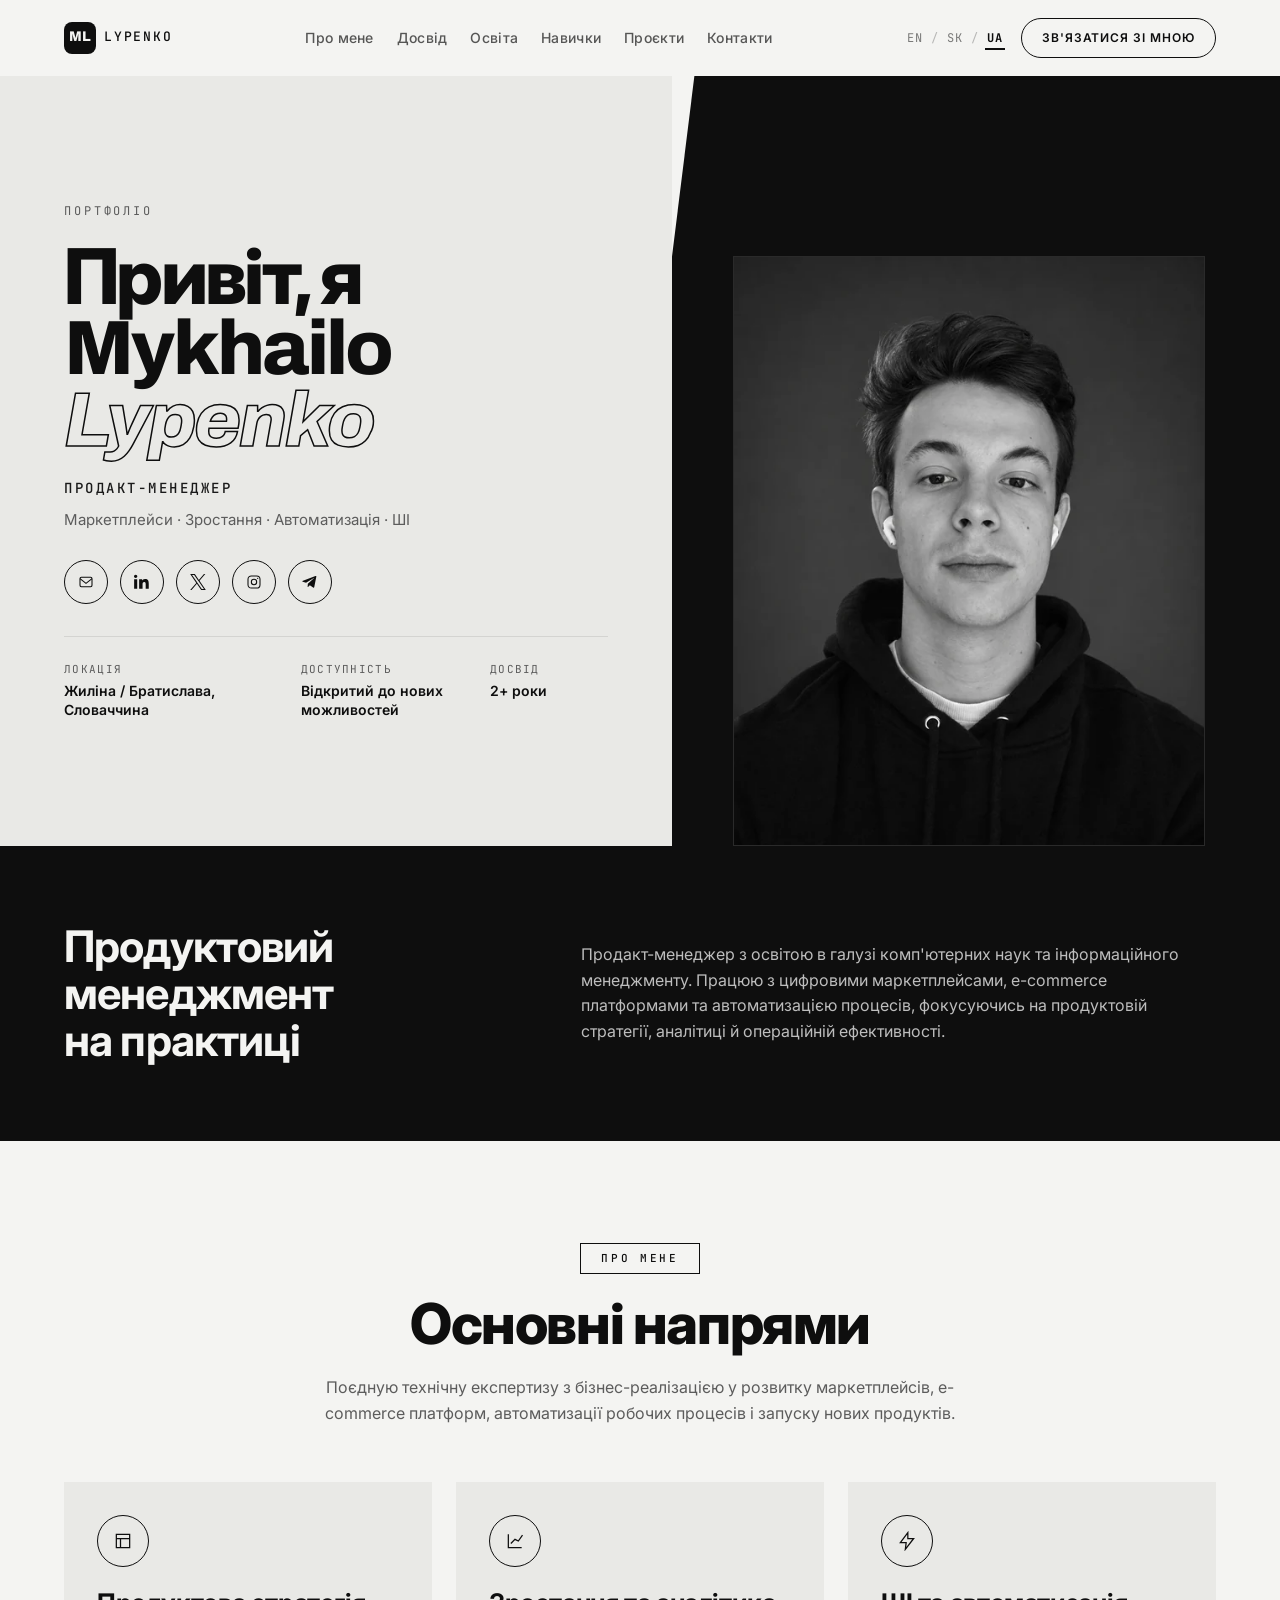
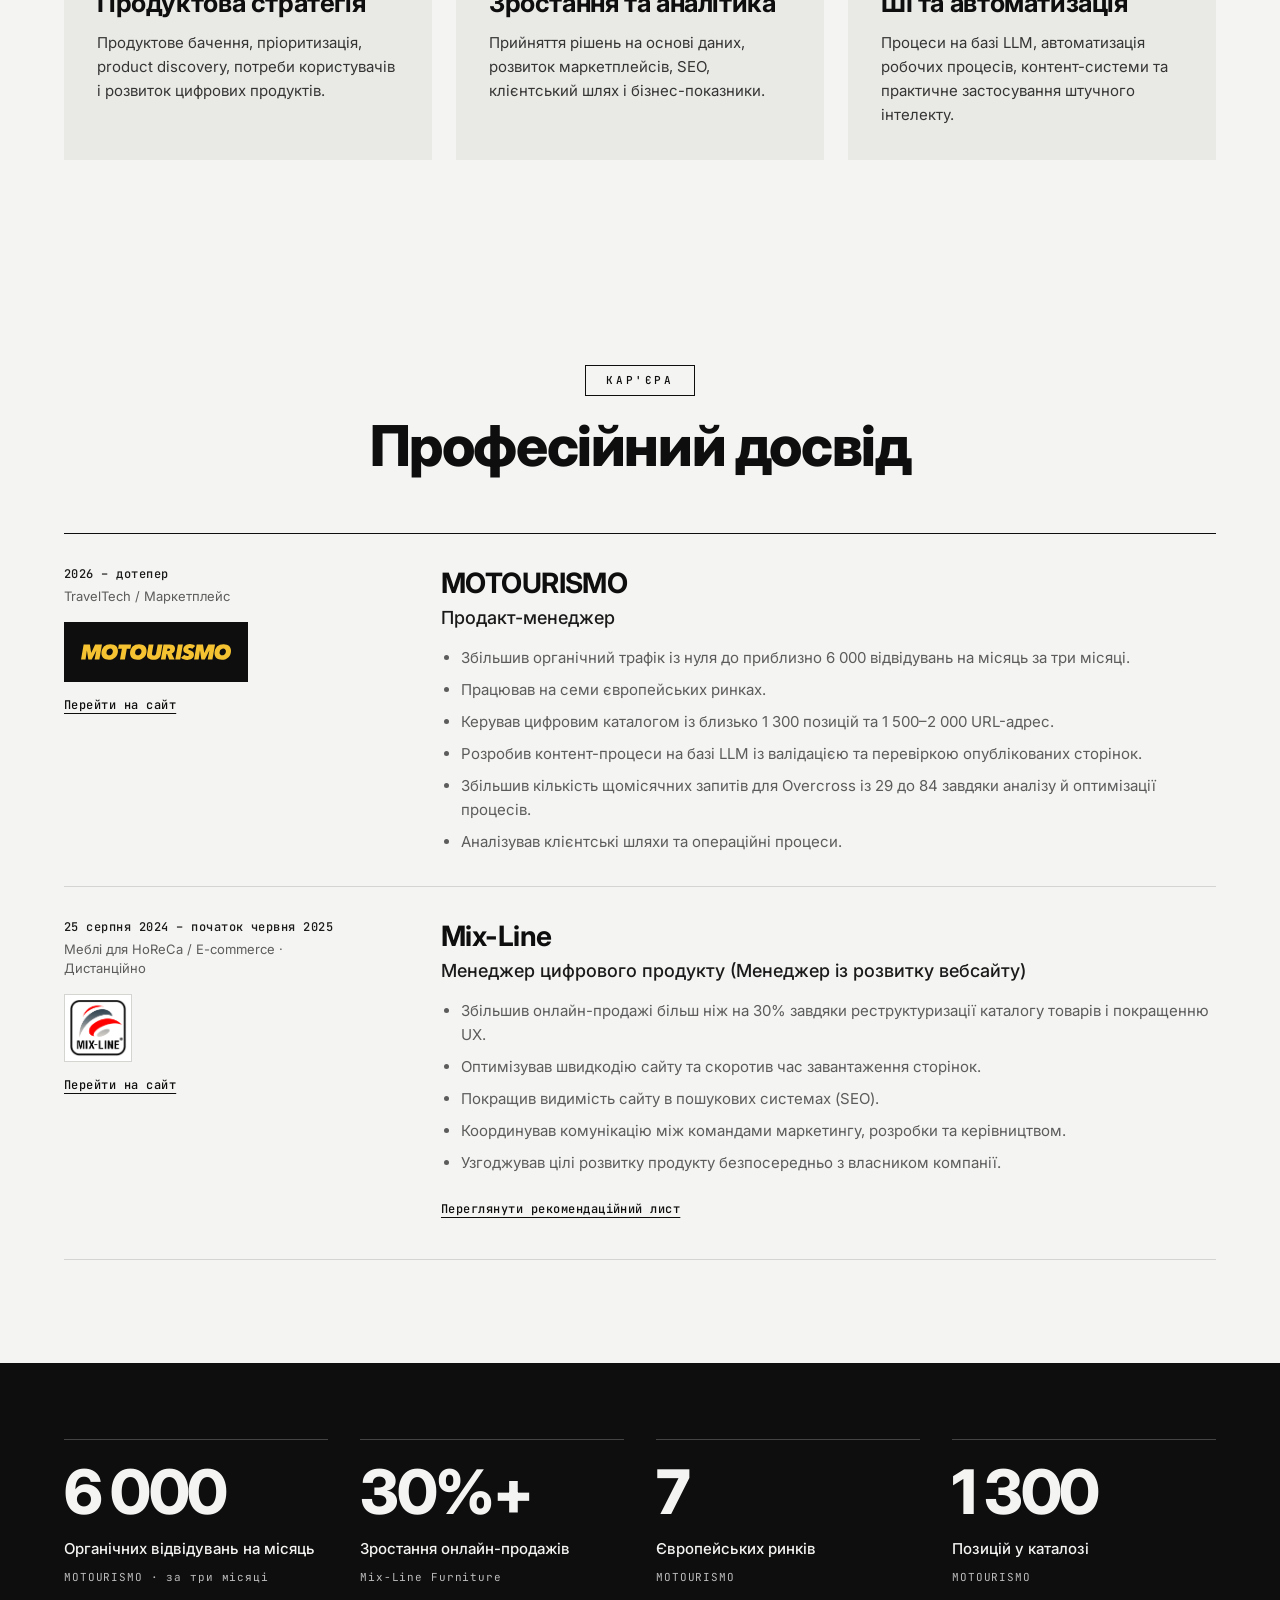
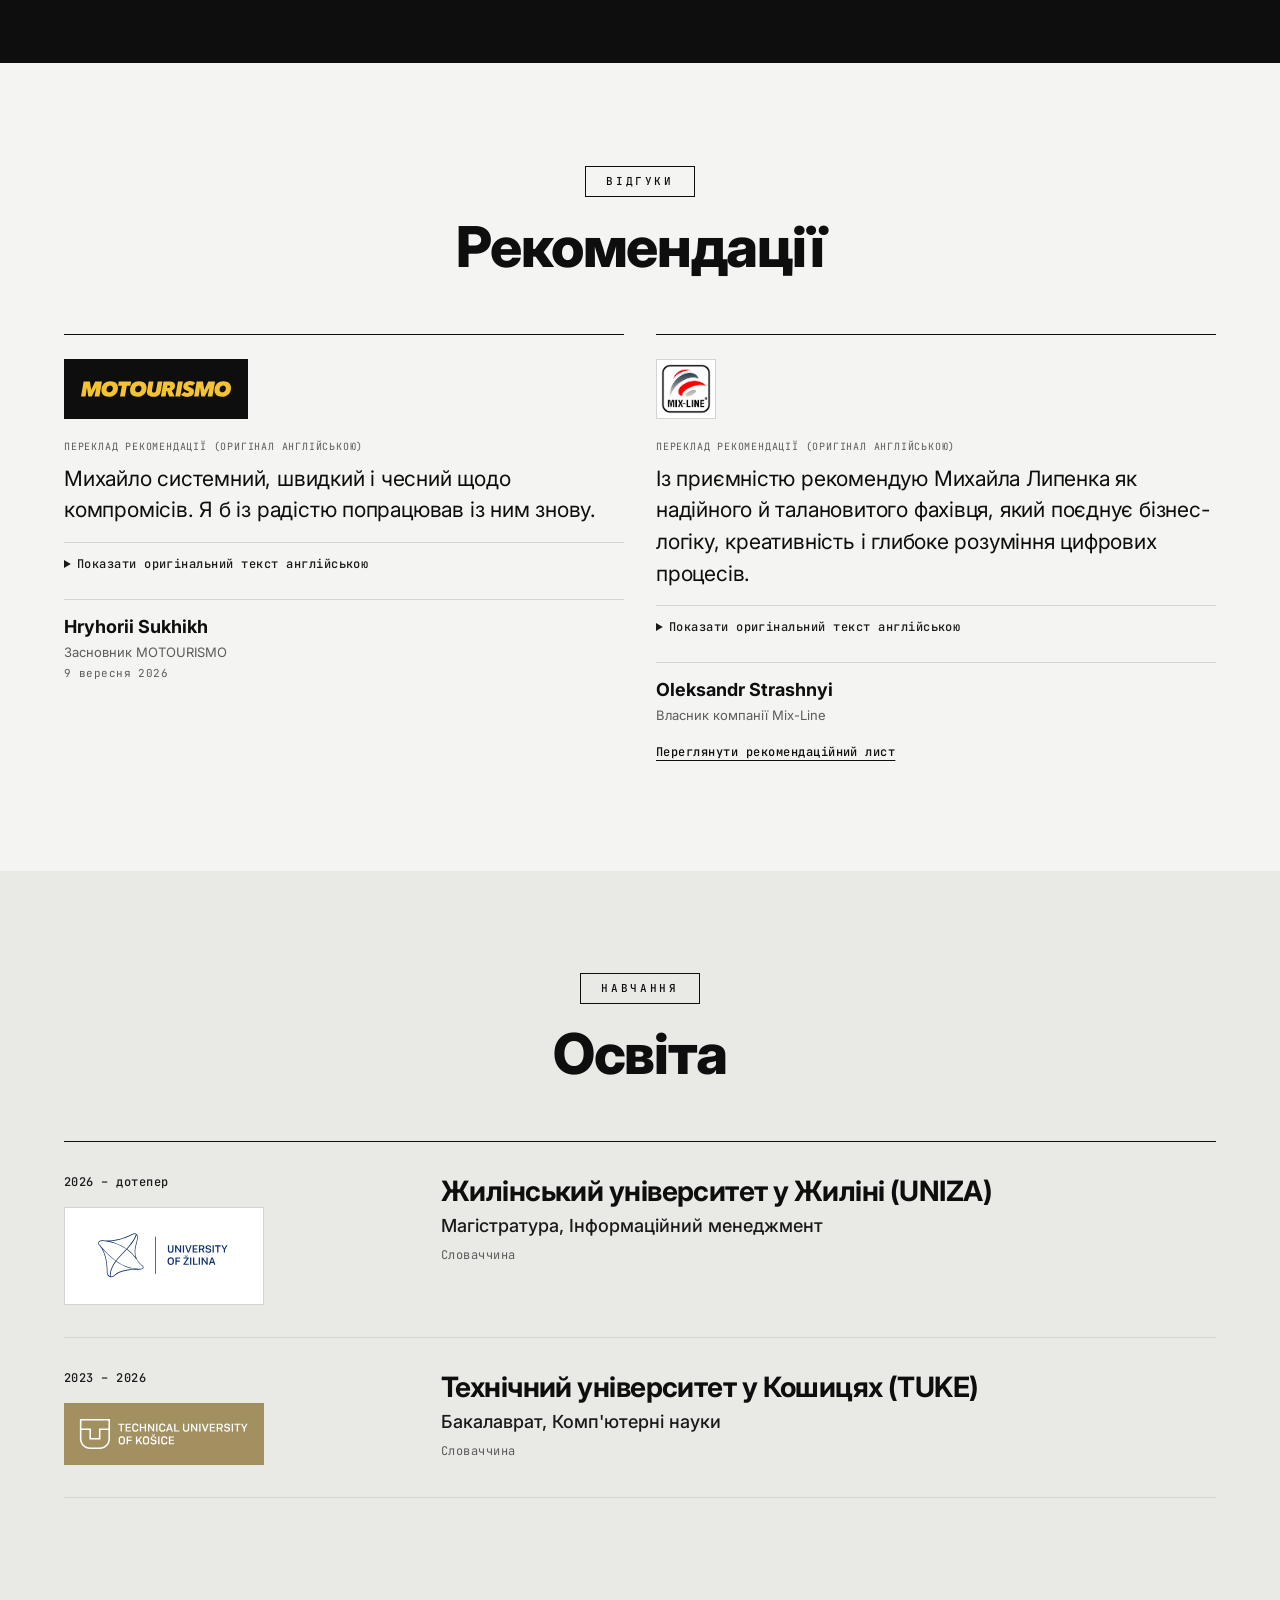
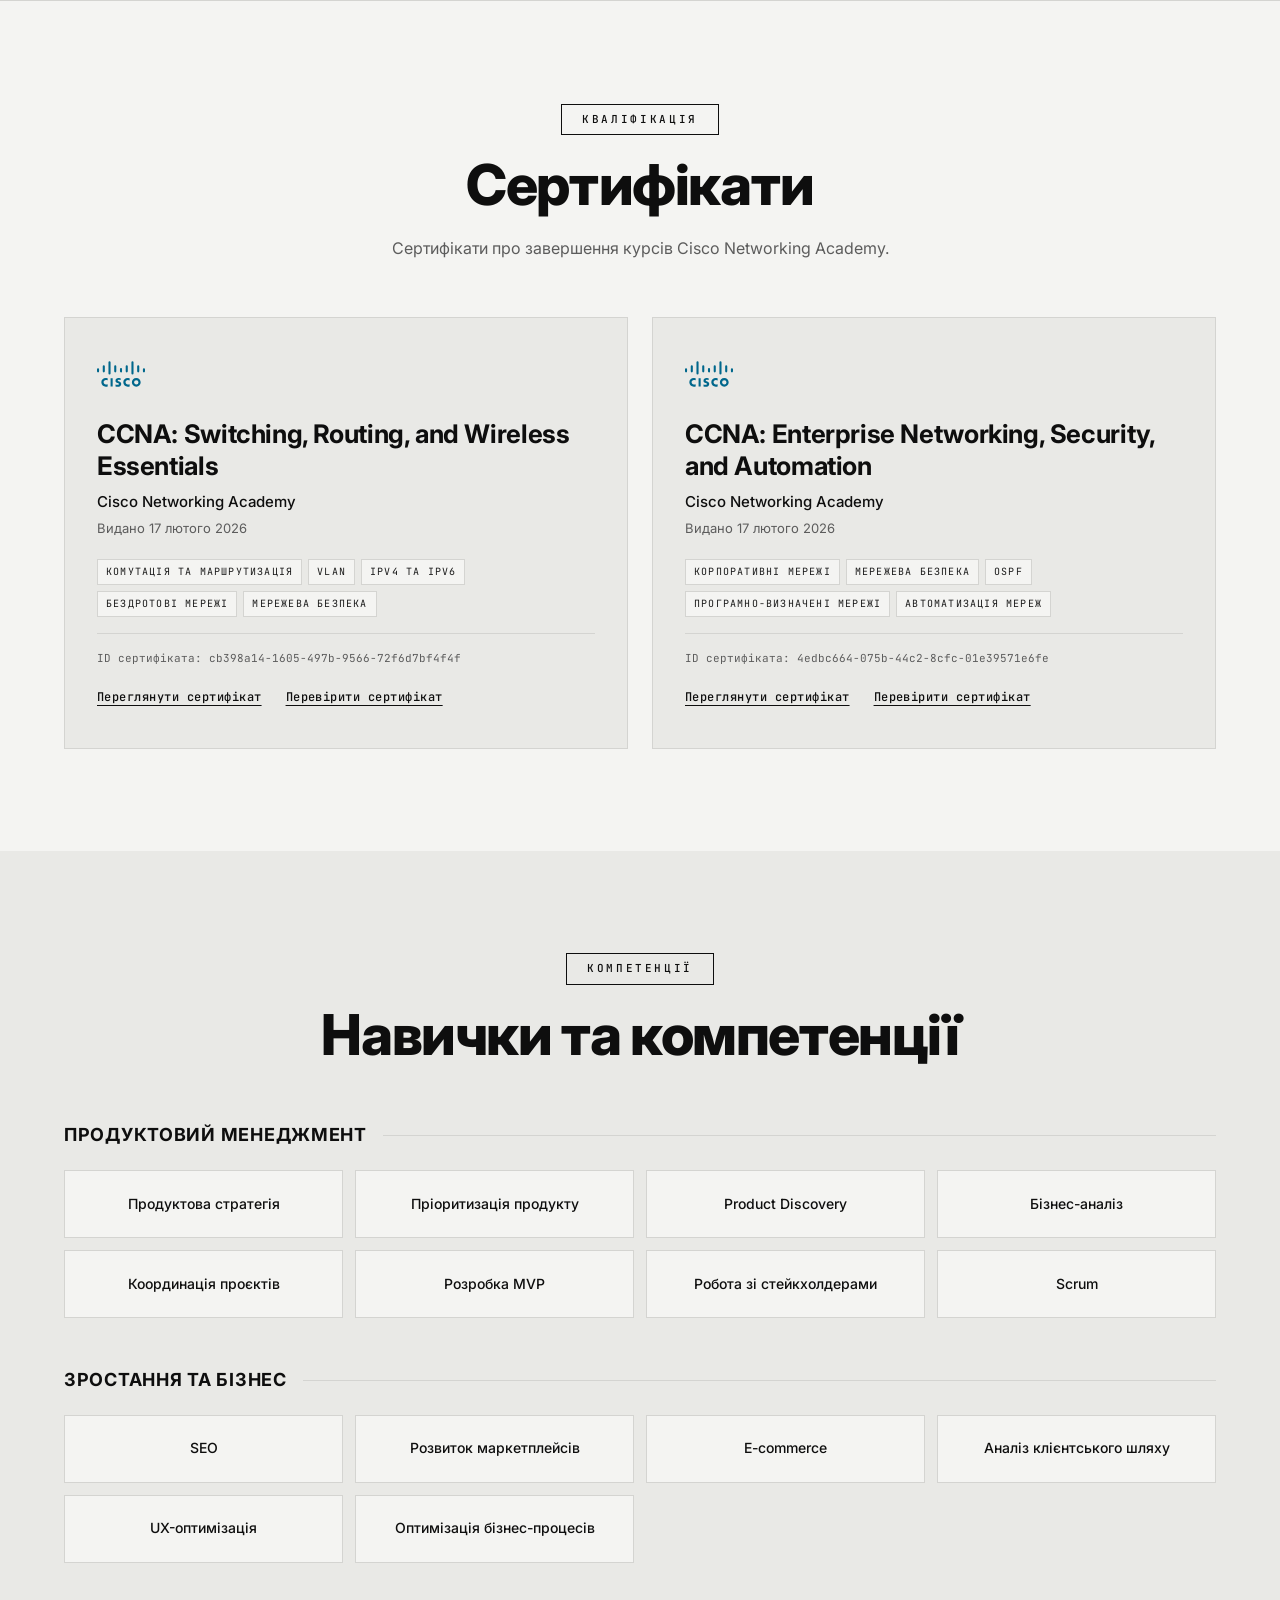
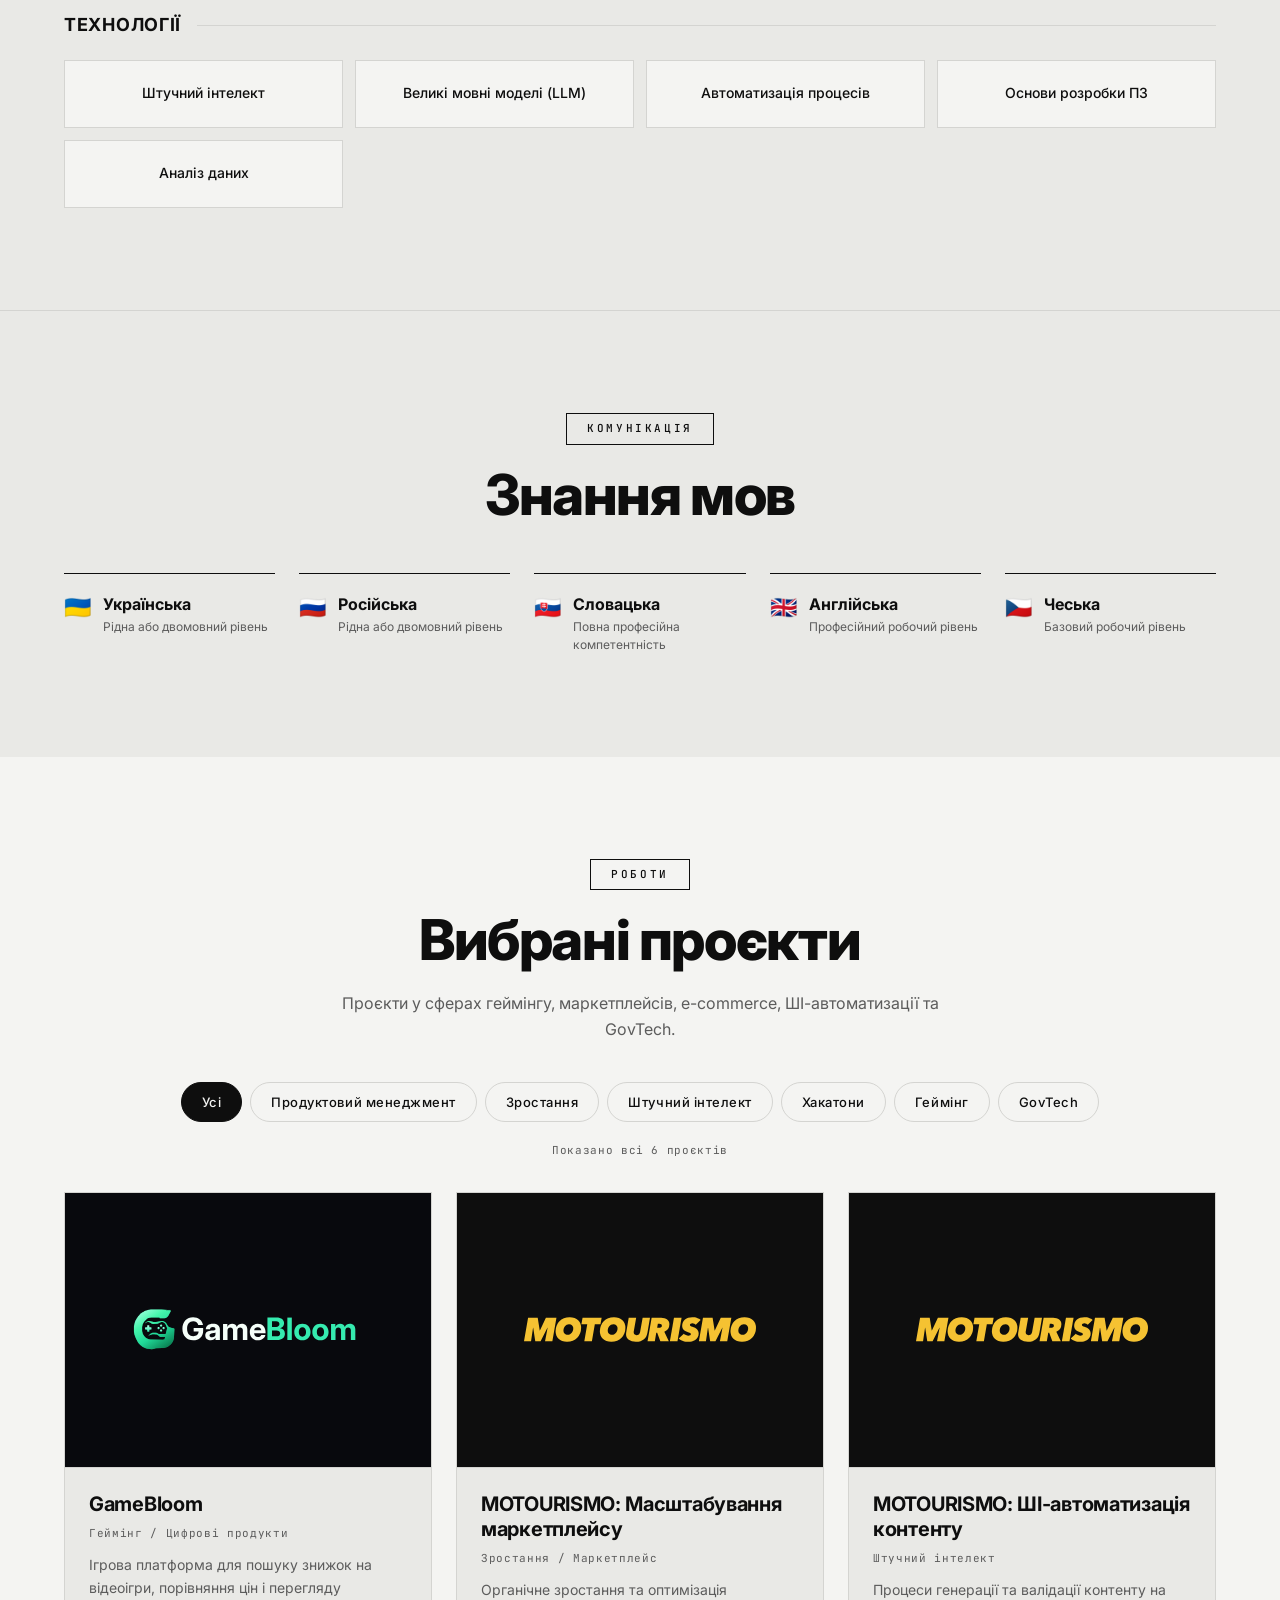
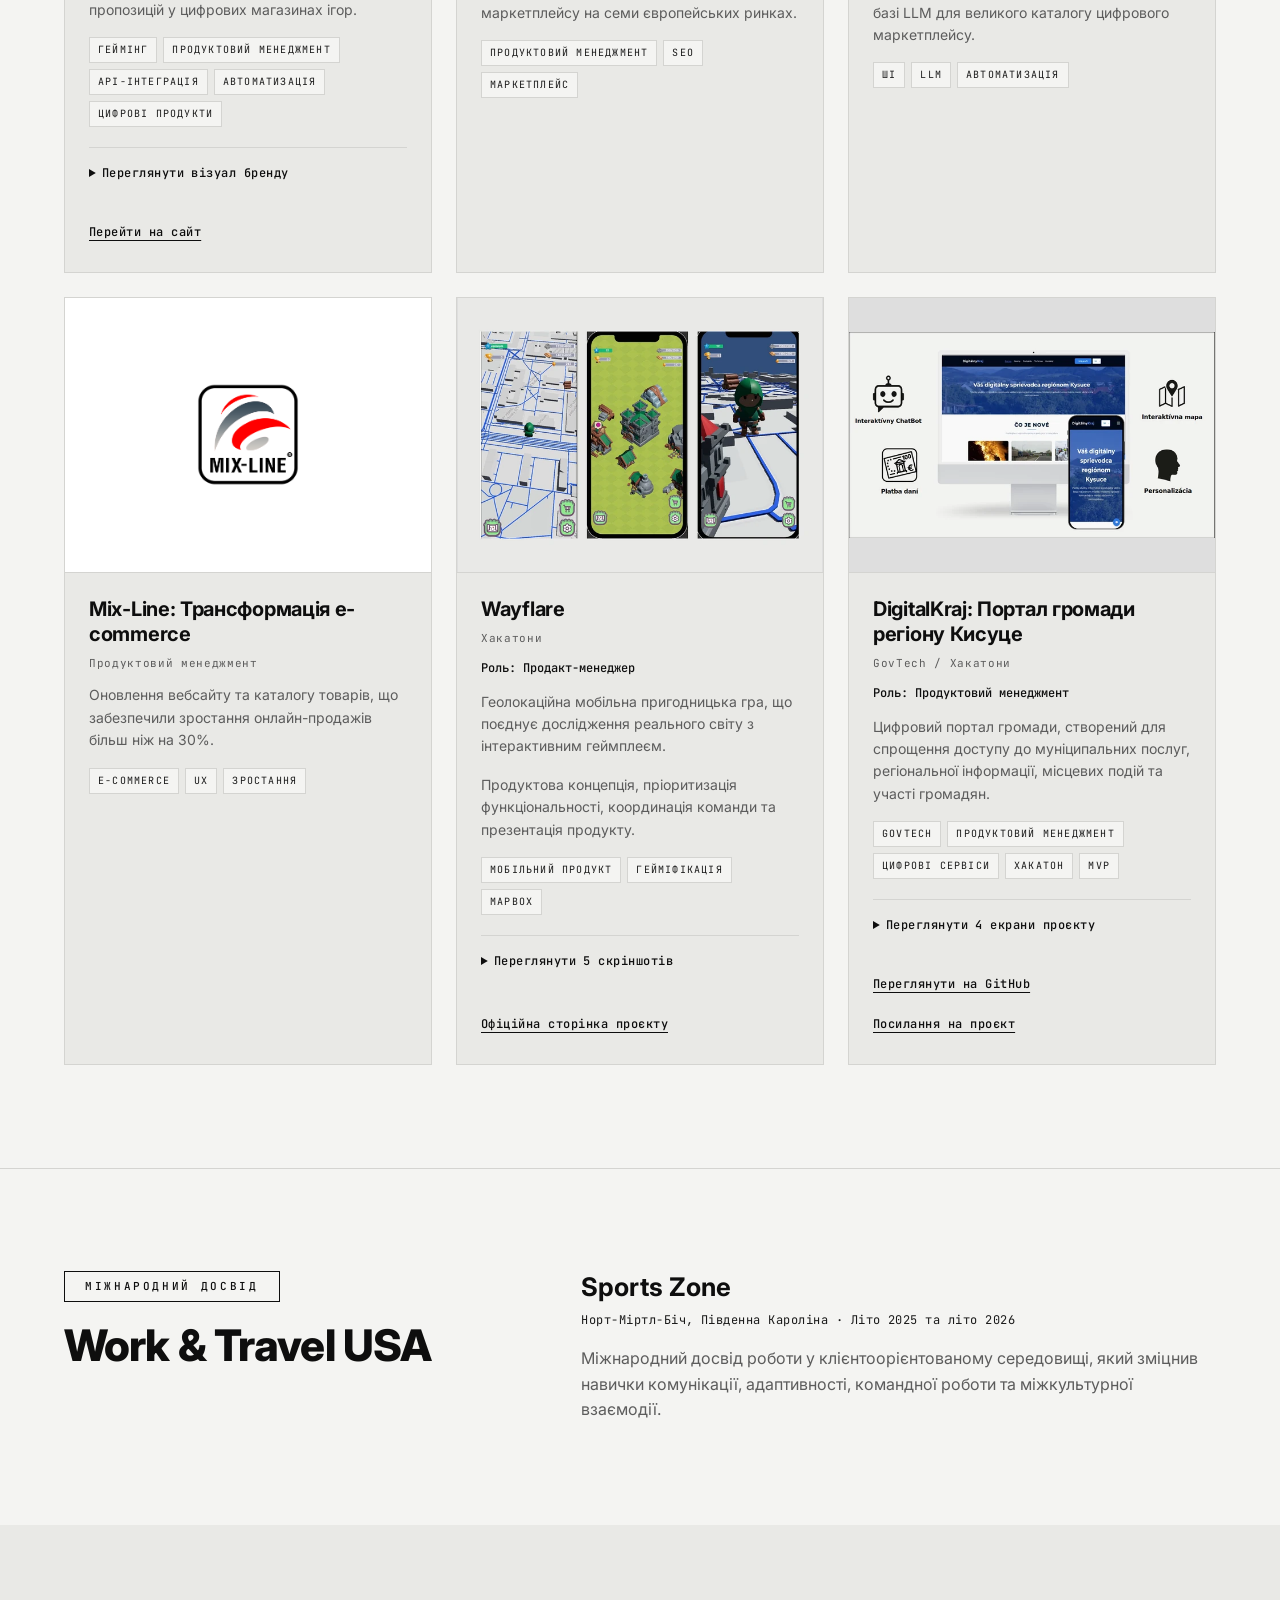
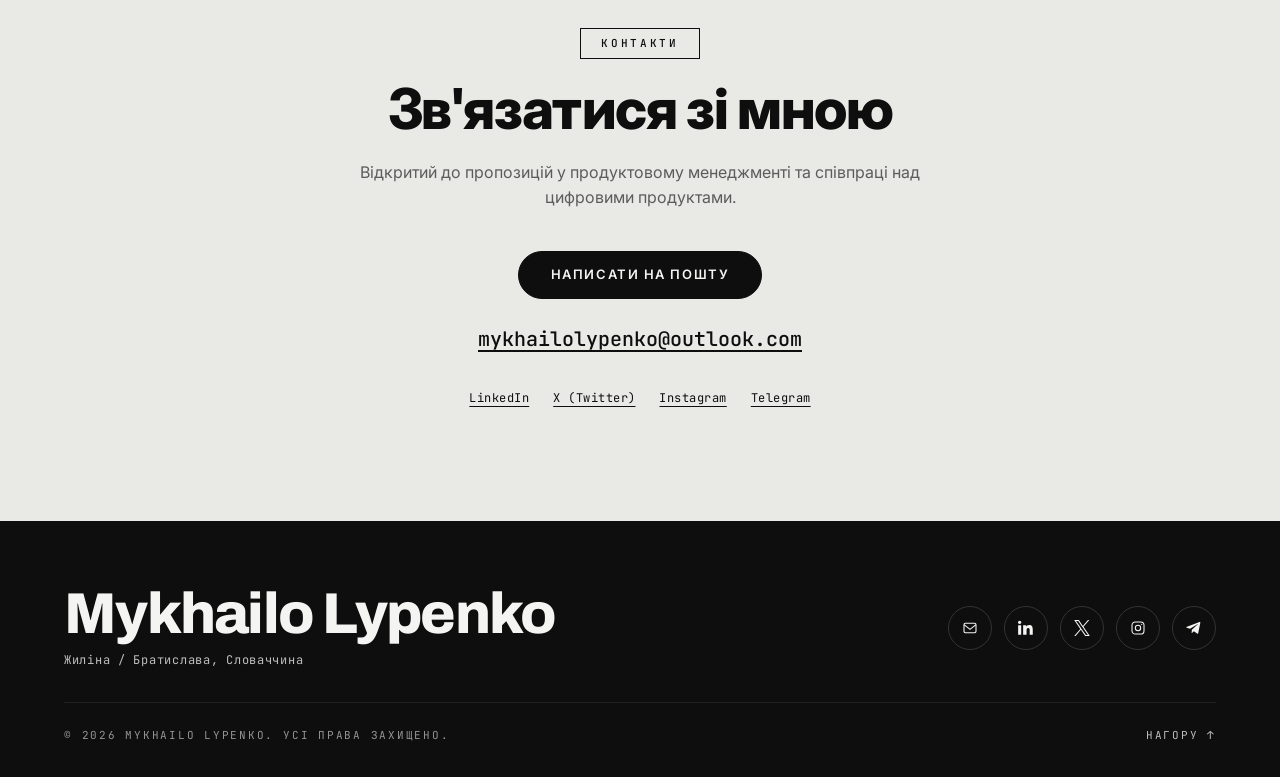
<file: uk/index.html>
<!doctype html>
<html lang="uk" data-version="1.1.4">
  <head>
    <meta charset="utf-8" />
    <meta name="viewport" content="width=device-width,initial-scale=1" />
    <title>
      Mykhailo Lypenko | Продакт-менеджер · Жиліна / Братислава, Словаччина
    </title>
    <meta name="description" content="Продакт-менеджер із фокусом на маркетплейсах, зростанні, автоматизації та ШІ. Жиліна / Братислава, Словаччина." />
    <meta name="author" content="Mykhailo Lypenko" />
    <meta name="robots" content="index, follow" />
    <meta name="theme-color" content="#0e0e0e" />
    <link rel="canonical" href="https://mykhailolypenko.com/uk/" />
    <link rel="alternate" hreflang="en" href="https://mykhailolypenko.com/" />
    <link rel="alternate" hreflang="sk" href="https://mykhailolypenko.com/sk/" />
    <link rel="alternate" hreflang="uk" href="https://mykhailolypenko.com/uk/" />
    <link rel="alternate" hreflang="x-default" href="https://mykhailolypenko.com/" />
    <meta property="og:type" content="website" />
    <meta property="og:title" content="Mykhailo Lypenko · Продакт-менеджер" />
    <meta property="og:description" content="Продакт-менеджер із фокусом на маркетплейсах, зростанні, автоматизації та ШІ. Жиліна / Братислава, Словаччина." />
    <meta property="og:url" content="https://mykhailolypenko.com/uk/" />
    <meta property="og:site_name" content="Mykhailo Lypenko" />
    <meta property="og:locale" content="uk_UA" />
    <meta property="og:locale:alternate" content="en_US" />
    <meta property="og:locale:alternate" content="sk_SK" />
    <meta property="og:image" content="https://mykhailolypenko.com/assets/social/og-image-ml.jpg" />
    <meta property="og:image:width" content="1200" />
    <meta property="og:image:height" content="630" />
    <meta name="twitter:card" content="summary_large_image" />
    <meta name="twitter:creator" content="@flopyev" />
    <meta name="twitter:title" content="Mykhailo Lypenko · Продакт-менеджер" />
    <meta name="twitter:description" content="Продакт-менеджер із фокусом на маркетплейсах, зростанні, автоматизації та ШІ. Жиліна / Братислава, Словаччина." />
    <meta name="twitter:image" content="https://mykhailolypenko.com/assets/social/og-image-ml.jpg" />
    <link rel="icon" href="../assets/icons/favicon.svg" type="image/svg+xml" />
    <link rel="preconnect" href="https://fonts.googleapis.com" />
    <link rel="preconnect" href="https://fonts.gstatic.com" crossorigin />
    <link href="https://fonts.googleapis.com/css2?family=Archivo:ital,wght@0,400;0,500;0,600;0,700;0,800;0,900;1,800&amp;family=Archivo+Narrow:wght@400;500;600&amp;family=Inter:wght@400;500;600;700;800;900&amp;family=JetBrains+Mono:wght@400;500&amp;display=swap" rel="stylesheet" />
    <link rel="stylesheet" href="../css/style.css" />
    <script type="application/ld+json">
      {"@context":"https://schema.org","@type":"Person","name":"Mykhailo Lypenko","jobTitle":"Продакт-менеджер","url":"https://mykhailolypenko.com/uk/","email":"mailto:mykhailolypenko@outlook.com","homeLocation":{"@type":"Place","name":"Жиліна / Братислава, Словаччина"},"sameAs":["https://www.linkedin.com/in/mykhailolypenko/","https://x.com/flopyev","https://www.instagram.com/flopyevv/","https://t.me/MykhailoLypenko"]}
    </script>
    <script src="../js/main.js" defer>
    </script>
  </head>
  <body>
    <a class="skip-link" href="#main">
      Перейти до основного вмісту
    </a>
    <header class="nav" id="nav">
      <a href="#top" class="logo" aria-label="Mykhailo Lypenko, на головну">
        <span class="mark">
          ML
        </span>
        <span class="logo-text">
          LYPENKO
        </span>
      </a>
      <nav id="primary-navigation" aria-label="Головна навігація">
        <ul>
          <li>
            <a href="#about" data-link>
              Про мене
            </a>
          </li>
          <li>
            <a href="#experience" data-link>
              Досвід
            </a>
          </li>
          <li>
            <a href="#education" data-link>
              Освіта
            </a>
          </li>
          <li>
            <a href="#skills" data-link>
              Навички
            </a>
          </li>
          <li>
            <a href="#portfolio" data-link>
              Проєкти
            </a>
          </li>
          <li>
            <a href="#contact" data-link>
              Контакти
            </a>
          </li>
        </ul>
      </nav>
      <div class="lang-switch" role="group" aria-label="Вибір мови">
        <a href="../" lang="en" hreflang="en" aria-label="English" data-lang-switch="en" data-base-href="../">EN</a>
        <span class="lang-sep" aria-hidden="true">/</span>
        <a href="../sk/" lang="sk" hreflang="sk" aria-label="Slovenčina" data-lang-switch="sk" data-base-href="../sk/">SK</a>
        <span class="lang-sep" aria-hidden="true">/</span>
        <a href="./" lang="uk" hreflang="uk" aria-label="Українська" data-lang-switch="uk" data-base-href="./" class="active" aria-current="page">UA</a>
      </div>
      <a href="#contact" class="cta">
        Зв'язатися зі мною
      </a>
      <button type="button" class="menu-btn" aria-label="Відкрити навігацію" data-open-label="Відкрити навігацію" data-close-label="Закрити навігацію" aria-controls="primary-navigation" aria-expanded="false">
        <span>
        </span>
        <span>
        </span>
        <span>
        </span>
      </button>
    </header>
    <main id="main" tabindex="-1">
      <section id="top" class="hero" aria-labelledby="hero-heading">
        <div class="left">
          <div class="kicker">
            ПОРТФОЛІО
          </div>
          <h1 id="hero-heading">
            Привіт, я
            <span>
              Mykhailo
            </span>
            <span class="outline">
              Lypenko
            </span>
          </h1>
          <div class="role">
            Продакт-менеджер
          </div>
          <p class="specialization">
            Маркетплейси · Зростання · Автоматизація · ШІ
          </p>
          <div class="socials" aria-label="Соціальні мережі та контакти">
            <a href="mailto:mykhailolypenko@outlook.com" aria-label="Електронна пошта" title="Електронна пошта">
              <svg width="16" height="16" aria-hidden="true" focusable="false" viewBox="0 0 24 24" fill="none" stroke="currentColor" stroke-width="1.6">
                <rect x="3" y="5" width="18" height="14" rx="2"/>
                <path d="m3 7 9 7 9-7"/>
              </svg>
            </a>
            <a href="https://www.linkedin.com/in/mykhailolypenko/" aria-label="LinkedIn (відкриється в новій вкладці)" title="LinkedIn" target="_blank" rel="noopener noreferrer">
              <svg width="16" height="16" aria-hidden="true" focusable="false" viewBox="0 0 24 24" fill="currentColor">
                <path d="M4.98 3.5C4.98 4.88 3.86 6 2.5 6S0 4.88 0 3.5 1.12 1 2.5 1s2.48 1.12 2.48 2.5ZM.2 8h4.6v14H.2V8Zm7.5 0h4.41v1.92h.06c.62-1.17 2.13-2.4 4.39-2.4 4.69 0 5.56 3.08 5.56 7.08V22h-4.6v-6.49c0-1.55-.03-3.55-2.17-3.55-2.17 0-2.51 1.69-2.51 3.43V22H7.7V8Z"/>
              </svg>
            </a>
            <a href="https://x.com/flopyev" aria-label="X (Twitter) (відкриється в новій вкладці)" title="X (Twitter)" target="_blank" rel="noopener noreferrer">
              <svg width="16" height="16" aria-hidden="true" focusable="false" viewBox="0 0 1200 1227" fill="currentColor">
                <path d="M714.163 519.284 1160.89 0H1055.03L667.137 450.887 357.328 0H0L468.492 681.821 0 1226.37H105.866L515.491 750.218 842.672 1226.37H1200L714.137 519.284H714.163ZM569.165 687.828 521.697 619.934 144.011 79.6907H306.615L611.412 515.685 658.88 583.579 1055.08 1150.31H892.476L569.165 687.854V687.828Z"/>
              </svg>
            </a>
            <a href="https://www.instagram.com/flopyevv/" aria-label="Instagram (відкриється в новій вкладці)" title="Instagram" target="_blank" rel="noopener noreferrer">
              <svg width="16" height="16" aria-hidden="true" focusable="false" viewBox="0 0 24 24" fill="none" stroke="currentColor" stroke-width="1.6">
                <rect x="3" y="3" width="18" height="18" rx="5"/>
                <circle cx="12" cy="12" r="4"/>
                <circle cx="17.5" cy="6.5" r="1" fill="currentColor" stroke="none"/>
              </svg>
            </a>
            <a href="https://t.me/MykhailoLypenko" aria-label="Telegram (відкриється в новій вкладці)" title="Telegram" target="_blank" rel="noopener noreferrer">
              <svg width="16" height="16" aria-hidden="true" focusable="false" viewBox="0 0 24 24" fill="currentColor">
                <path d="m21.6 3.5-3.2 16c-.24 1.13-.87 1.4-1.76.87l-4.88-3.6-2.35 2.27c-.26.26-.48.48-.98.48l.35-4.96 9.03-8.16c.4-.35-.09-.55-.62-.2L6.03 13.23l-4.8-1.5c-1.04-.33-1.06-1.04.22-1.54L20.2 2.96c.87-.32 1.63.2 1.4.54Z"/>
              </svg>
            </a>
          </div>
          <div class="meta">
            <div>ЛОКАЦІЯ<b>Жиліна / Братислава, Словаччина</b></div>
            <div>ДОСТУПНІСТЬ<b>Відкритий до нових можливостей</b></div>
            <div>ДОСВІД<b>2+ роки</b></div>
          </div>
        </div>
        <div class="right">
          <div class="portrait-wrap">
            <div class="portrait asset-frame" data-portrait data-asset-frame>
              <img src="../assets/images/portrait.webp" srcset="../assets/images/portrait-560.webp 560w, ../assets/images/portrait.webp 1120w" sizes="(max-width: 480px) 280px, (max-width: 960px) 60vw, 40vw" alt="Портрет Михайла Липенка" width="1120" height="1400" fetchpriority="high" decoding="async" data-asset />
              <span class="asset-fallback">Mykhailo Lypenko</span>
            </div>
          </div>
        </div>
      </section>
      <section class="intro" aria-labelledby="intro-heading">
        <div class="container">
          <h2 id="intro-heading">
            Продуктовий менеджмент на практиці
          </h2>
          <div>
            <p>
              Продакт-менеджер з освітою в галузі комп'ютерних наук та інформаційного менеджменту. Працюю з цифровими маркетплейсами, e-commerce платформами та автоматизацією процесів, фокусуючись на продуктовій стратегії, аналітиці й операційній ефективності.
            </p>
          </div>
        </div>
      </section>
      <section id="about" class="about section-pad">
        <div class="container">
          <div class="section-head reveal">
            <span class="eyebrow">
              Про мене
            </span>
            <h2>
              Основні напрями
            </h2>
            <p>
              Поєдную технічну експертизу з бізнес-реалізацією у розвитку маркетплейсів, e-commerce платформ, автоматизації робочих процесів і запуску нових продуктів.
            </p>
          </div>
          <div class="services">
            <article class="service reveal delay-1">
              <div class="svc-icon" aria-hidden="true">
                <svg width="20" height="20" viewBox="0 0 24 24" fill="none" stroke="currentColor" stroke-width="1.5">
                  <path d="M4 20V4h16v16H4Zm0-11h16M9 9v11"/>
                </svg>
              </div>
              <h3>
                Продуктова стратегія
              </h3>
              <p>
                Продуктове бачення, пріоритизація, product discovery, потреби користувачів і розвиток цифрових продуктів.
              </p>
            </article>
            <article class="service reveal delay-2">
              <div class="svc-icon" aria-hidden="true">
                <svg width="20" height="20" viewBox="0 0 24 24" fill="none" stroke="currentColor" stroke-width="1.5">
                  <path d="M4 4v16h16M7 15l5-5 4 2 5-7"/>
                </svg>
              </div>
              <h3>
                Зростання та аналітика
              </h3>
              <p>
                Прийняття рішень на основі даних, розвиток маркетплейсів, SEO, клієнтський шлях і бізнес-показники.
              </p>
            </article>
            <article class="service reveal delay-3">
              <div class="svc-icon" aria-hidden="true">
                <svg width="20" height="20" viewBox="0 0 24 24" fill="none" stroke="currentColor" stroke-width="1.5">
                  <path d="m13 2-9 12h7l-1 8 10-13h-7l0-7Z"/>
                </svg>
              </div>
              <h3>
                ШІ та автоматизація
              </h3>
              <p>
                Процеси на базі LLM, автоматизація робочих процесів, контент-системи та практичне застосування штучного інтелекту.
              </p>
            </article>
          </div>
        </div>
      </section>
      <section id="experience" class="experience section-pad">
        <div class="container">
          <div class="section-head reveal">
            <span class="eyebrow">
              Кар'єра
            </span>
            <h2>
              Професійний досвід
            </h2>
          </div>
          <div class="timeline">
            <article class="timeline-item reveal">
              <div class="timeline-meta">
                <div class="timeline-label">
                  <span class="timeline-period">2026 – дотепер</span>
                  <p class="timeline-industry">
                    TravelTech / Маркетплейс
                  </p>
                </div>
                <div class="timeline-brand">
                  <div class="brand-mark asset-frame brand-mark--dark" data-asset-frame>
                    <img src="../assets/logos/motourismo.svg" alt="Логотип MOTOURISMO" width="851" height="90" loading="lazy" decoding="async" data-asset />
                    <span class="asset-fallback">MOTOURISMO</span>
                  </div>
                  <a class="action-link timeline-website" href="https://www.motourismo.com/" target="_blank" rel="noopener noreferrer">
                    Перейти на сайт<span class="sr-only"> (відкриється в новій вкладці)</span>
                  </a>
                </div>
              </div>
              <div class="timeline-content">
                <h3>
                  MOTOURISMO
                </h3>
                <h4>
                  Продакт-менеджер
                </h4>
                <ul>
                  <li>
                    Збільшив органічний трафік із нуля до приблизно 6 000 відвідувань на місяць за три місяці.
                  </li>
                  <li>
                    Працював на семи європейських ринках.
                  </li>
                  <li>
                    Керував цифровим каталогом із близько 1 300 позицій та 1 500–2 000 URL-адрес.
                  </li>
                  <li>
                    Розробив контент-процеси на базі LLM із валідацією та перевіркою опублікованих сторінок.
                  </li>
                  <li>
                    Збільшив кількість щомісячних запитів для Overcross із 29 до 84 завдяки аналізу й оптимізації процесів.
                  </li>
                  <li>
                    Аналізував клієнтські шляхи та операційні процеси.
                  </li>
                </ul>
              </div>
            </article>
            <article class="timeline-item reveal">
              <div class="timeline-meta">
                <div class="timeline-label">
                  <span class="timeline-period">25 серпня 2024 – початок червня 2025</span>
                  <p class="timeline-industry">
                    Меблі для HoReCa / E-commerce · Дистанційно
                  </p>
                </div>
                <div class="timeline-brand">
                  <div class="brand-mark asset-frame brand-mark--square" data-asset-frame>
                    <img src="../assets/logos/mixline.png" alt="Логотип Mix-Line" width="994" height="993" loading="lazy" decoding="async" data-asset />
                    <span class="asset-fallback">Mix-Line</span>
                  </div>
                  <a class="action-link timeline-website" href="https://mix-line.com.ua/" target="_blank" rel="noopener noreferrer">
                    Перейти на сайт<span class="sr-only"> (відкриється в новій вкладці)</span>
                  </a>
                </div>
              </div>
              <div class="timeline-content">
                <h3>
                  Mix-Line
                </h3>
                <h4>
                  Менеджер цифрового продукту (Менеджер із розвитку вебсайту)
                </h4>
                <ul>
                  <li>
                    Збільшив онлайн-продажі більш ніж на 30% завдяки реструктуризації каталогу товарів і покращенню UX.
                  </li>
                  <li>
                    Оптимізував швидкодію сайту та скоротив час завантаження сторінок.
                  </li>
                  <li>
                    Покращив видимість сайту в пошукових системах (SEO).
                  </li>
                  <li>
                    Координував комунікацію між командами маркетингу, розробки та керівництвом.
                  </li>
                  <li>
                    Узгоджував цілі розвитку продукту безпосередньо з власником компанії.
                  </li>
                </ul>
                <div class="document-actions">
                  <a class="action-link" href="../assets/documents/mixline-recommendation.webp" target="_blank" rel="noopener noreferrer" data-lightbox data-document data-image-alt="Рекомендаційний лист від компанії Mix-Line" data-image-title="Рекомендаційний лист від компанії Mix-Line">Переглянути рекомендаційний лист</a>
                </div>
              </div>
            </article>
          </div>
        </div>
      </section>
      <section class="achievements" aria-label="Ключові досягнення">
        <div class="container">
          <div class="metrics">
            <div class="reveal">
              <strong>
                6 000
              </strong>
              <span>
                Органічних відвідувань на місяць
              </span>
              <small>
                MOTOURISMO · за три місяці
              </small>
            </div>
            <div class="reveal">
              <strong>
                30%+
              </strong>
              <span>
                Зростання онлайн-продажів
              </span>
              <small>
                Mix-Line Furniture
              </small>
            </div>
            <div class="reveal">
              <strong>
                7
              </strong>
              <span>
                Європейських ринків
              </span>
              <small>
                MOTOURISMO
              </small>
            </div>
            <div class="reveal">
              <strong>
                1 300
              </strong>
              <span>
                Позицій у каталозі
              </span>
              <small>
                MOTOURISMO
              </small>
            </div>
          </div>
        </div>
      </section>
      <section id="recommendations" class="recommendations section-pad">
        <div class="container">
          <div class="section-head reveal"><span class="eyebrow">Відгуки</span><h2>Рекомендації</h2></div>
          <div class="recommendation-grid">
            <article class="recommendation reveal">
              <div class="recommendation-brand recommendation-brand--dark">
                <img src="../assets/logos/motourismo.svg" alt="MOTOURISMO" width="851" height="90" loading="lazy" decoding="async" />
              </div>
              <p class="recommendation-translation-note">Переклад рекомендації (оригінал англійською)</p>
              <blockquote>
                <p>Михайло системний, швидкий і чесний щодо компромісів. Я б із радістю попрацював із ним знову.</p>
              </blockquote>
              <details class="recommendation-original">
                <summary>Показати оригінальний текст англійською</summary>
                <blockquote lang="en">
                  <p>Mykhailo is structured, fast and honest about trade-offs. I would gladly work with him again.</p>
                </blockquote>
              </details>
              <div class="recommendation-author">
                <h3>Hryhorii Sukhikh</h3>
                <p>Засновник MOTOURISMO</p>
                <time datetime="2026-09-09">9 вересня 2026</time>
              </div>
            </article>
            <article class="recommendation reveal">
              <div class="recommendation-brand recommendation-brand--square">
                <img src="../assets/logos/mixline.png" alt="Mix-Line" width="994" height="993" loading="lazy" decoding="async" />
              </div>
              <p class="recommendation-translation-note">Переклад рекомендації (оригінал англійською)</p>
              <blockquote>
                <p>Із приємністю рекомендую Михайла Липенка як надійного й талановитого фахівця, який поєднує бізнес-логіку, креативність і глибоке розуміння цифрових процесів.</p>
              </blockquote>
              <details class="recommendation-original">
                <summary>Показати оригінальний текст англійською</summary>
                <blockquote lang="en">
                  <p>I am pleased to recommend Mykhailo Lypenko as a reliable and talented specialist who combines business logic, creativity, and a deep understanding of digital processes.</p>
                </blockquote>
              </details>
              <div class="recommendation-author">
                <h3>Oleksandr Strashnyi</h3>
                <p>Власник компанії Mix-Line</p>
              </div>
              <div class="recommendation-actions">
                <a class="action-link" href="../assets/documents/mixline-recommendation.webp" target="_blank" rel="noopener noreferrer" data-lightbox data-document data-image-alt="Рекомендаційний лист від компанії Mix-Line" data-image-title="Рекомендаційний лист від компанії Mix-Line">Переглянути рекомендаційний лист</a>
              </div>
            </article>
          </div>
        </div>
      </section>
      <section id="education" class="education section-pad">
        <div class="container">
          <div class="section-head reveal">
            <span class="eyebrow">
              Навчання
            </span>
            <h2>
              Освіта
            </h2>
          </div>
          <div class="timeline">
            <article class="timeline-item reveal">
              <div class="timeline-meta">
                <div class="timeline-label">2026 – дотепер</div>
                <div class="brand-mark asset-frame brand-mark--uniza" data-asset-frame>
                  <img src="../assets/logos/uniza.svg" alt="Логотип Жилінського університету (UNIZA)" width="293" height="129" loading="lazy" decoding="async" data-asset />
                  <span class="asset-fallback">Жилінський університет у Жиліні (UNIZA)</span>
                </div>
              </div>
              <div class="timeline-content">
                <h3>
                  Жилінський університет у Жиліні (UNIZA)
                </h3>
                <h4>
                  Магістратура, Інформаційний менеджмент
                </h4>
                <p class="education-location">Словаччина</p>
              </div>
            </article>
            <article class="timeline-item reveal">
              <div class="timeline-meta">
                <div class="timeline-label">2023 – 2026</div>
                <div class="brand-mark asset-frame brand-mark--tuke" data-asset-frame>
                  <img src="../assets/logos/tuke.svg" alt="Логотип Технічного університету в Кошицях (TUKE)" width="1000" height="310" loading="lazy" decoding="async" data-asset />
                  <span class="asset-fallback">Технічний університет у Кошицях (TUKE)</span>
                </div>
              </div>
              <div class="timeline-content">
                <h3>
                  Технічний університет у Кошицях (TUKE)
                </h3>
                <h4>
                  Бакалаврат, Комп'ютерні науки
                </h4>
                <p class="education-location">Словаччина</p>
              </div>
            </article>
          </div>
        </div>
      </section>
      <section id="certifications" class="certifications section-pad">
        <div class="container">
          <div class="section-head reveal"><span class="eyebrow">Кваліфікація</span><h2>Сертифікати</h2><p>Сертифікати про завершення курсів Cisco Networking Academy.</p></div>
          <div class="credential-grid">
            <article class="credential reveal" data-credential="srwe">
              <div class="credential-header"><img class="cisco-logo" src="../assets/logos/cisco.svg" alt="Cisco" width="40" height="40" loading="lazy" decoding="async" /></div>
              <h3>CCNA: Switching, Routing, and Wireless Essentials</h3>
              <p class="credential-issuer">Cisco Networking Academy</p>
              <p class="credential-date">Видано <time datetime="2026-02-17">17 лютого 2026</time></p><div class="tags"><span class="tag">Комутація та маршрутизація</span><span class="tag">VLAN</span><span class="tag">IPv4 та IPv6</span><span class="tag">Бездротові мережі</span><span class="tag">Мережева безпека</span></div><p class="credential-id">ID сертифіката: <span>cb398a14-1605-497b-9566-72f6d7bf4f4f</span></p><div class="document-actions"><a class="action-link" href="../assets/documents/cisco-srwe.png" target="_blank" rel="noopener noreferrer" data-lightbox data-document data-image-alt="Сертифікат Cisco Networking Academy: CCNA: Switching, Routing, and Wireless Essentials" data-image-title="Сертифікат про завершення курсу: CCNA: Switching, Routing, and Wireless Essentials">Переглянути сертифікат</a><a class="action-link" href="https://www.credly.com/badges/cb398a14-1605-497b-9566-72f6d7bf4f4f/linked_in_profile" target="_blank" rel="noopener noreferrer">Перевірити сертифікат<span class="sr-only"> (відкриється в новій вкладці)</span></a></div></article>
            <article class="credential reveal" data-credential="ensa">
              <div class="credential-header"><img class="cisco-logo" src="../assets/logos/cisco.svg" alt="Cisco" width="40" height="40" loading="lazy" decoding="async" /></div>
              <h3>CCNA: Enterprise Networking, Security, and Automation</h3>
              <p class="credential-issuer">Cisco Networking Academy</p>
              <p class="credential-date">Видано <time datetime="2026-02-17">17 лютого 2026</time></p><div class="tags"><span class="tag">Корпоративні мережі</span><span class="tag">Мережева безпека</span><span class="tag">OSPF</span><span class="tag">Програмно-визначені мережі</span><span class="tag">Автоматизація мереж</span></div><p class="credential-id">ID сертифіката: <span>4edbc664-075b-44c2-8cfc-01e39571e6fe</span></p><div class="document-actions"><a class="action-link" href="../assets/documents/cisco-ensa.png" target="_blank" rel="noopener noreferrer" data-lightbox data-document data-image-alt="Сертифікат Cisco Networking Academy: CCNA: Enterprise Networking, Security, and Automation" data-image-title="Сертифікат про завершення курсу: CCNA: Enterprise Networking, Security, and Automation">Переглянути сертифікат</a><a class="action-link" href="https://www.credly.com/badges/4edbc664-075b-44c2-8cfc-01e39571e6fe/linked_in_profile" target="_blank" rel="noopener noreferrer">Перевірити сертифікат<span class="sr-only"> (відкриється в новій вкладці)</span></a></div></article>
          </div>
        </div>
      </section>
      <section id="skills" class="skills section-pad">
        <div class="container">
          <div class="section-head reveal">
            <span class="eyebrow">
              Компетенції
            </span>
            <h2>
              Навички та компетенції
            </h2>
          </div>
          <div class="group reveal">
            <div class="group-head">
              <h3>
                Продуктовий менеджмент
              </h3>
              <span class="rule" aria-hidden="true">
              </span>
            </div>
            <ul class="skill-grid">
              <li class="skill">
                <span class="name">
                  Продуктова стратегія
                </span>
              </li>
              <li class="skill">
                <span class="name">
                  Пріоритизація продукту
                </span>
              </li>
              <li class="skill">
                <span class="name">
                  Product Discovery
                </span>
              </li>
              <li class="skill">
                <span class="name">
                  Бізнес-аналіз
                </span>
              </li>
              <li class="skill">
                <span class="name">
                  Координація проєктів
                </span>
              </li>
              <li class="skill">
                <span class="name">
                  Розробка MVP
                </span>
              </li>
              <li class="skill">
                <span class="name">
                  Робота зі стейкхолдерами
                </span>
              </li>
              <li class="skill">
                <span class="name">
                  Scrum
                </span>
              </li>
            </ul>
          </div>
          <div class="group reveal">
            <div class="group-head">
              <h3>
                Зростання та бізнес
              </h3>
              <span class="rule" aria-hidden="true">
              </span>
            </div>
            <ul class="skill-grid">
              <li class="skill">
                <span class="name">
                  SEO
                </span>
              </li>
              <li class="skill">
                <span class="name">
                  Розвиток маркетплейсів
                </span>
              </li>
              <li class="skill">
                <span class="name">
                  E-commerce
                </span>
              </li>
              <li class="skill">
                <span class="name">
                  Аналіз клієнтського шляху
                </span>
              </li>
              <li class="skill">
                <span class="name">
                  UX-оптимізація
                </span>
              </li>
              <li class="skill">
                <span class="name">
                  Оптимізація бізнес-процесів
                </span>
              </li>
            </ul>
          </div>
          <div class="group reveal">
            <div class="group-head">
              <h3>
                Технології
              </h3>
              <span class="rule" aria-hidden="true">
              </span>
            </div>
            <ul class="skill-grid">
              <li class="skill">
                <span class="name">
                  Штучний інтелект
                </span>
              </li>
              <li class="skill">
                <span class="name">
                  Великі мовні моделі (LLM)
                </span>
              </li>
              <li class="skill">
                <span class="name">
                  Автоматизація процесів
                </span>
              </li>
              <li class="skill">
                <span class="name">
                  Основи розробки ПЗ
                </span>
              </li>
              <li class="skill">
                <span class="name">
                  Аналіз даних
                </span>
              </li>
            </ul>
          </div>
        </div>
      </section>
      <section id="languages" class="languages section-pad"><div class="container"><div class="section-head reveal"><span class="eyebrow">Комунікація</span><h2>Знання мов</h2></div><ul class="language-grid"><li class="language reveal"><span class="language-flag" aria-hidden="true">🇺🇦</span><div><h3>Українська</h3><p>Рідна або двомовний рівень</p></div></li><li class="language reveal"><span class="language-flag" aria-hidden="true">🇷🇺</span><div><h3>Російська</h3><p>Рідна або двомовний рівень</p></div></li><li class="language reveal"><span class="language-flag" aria-hidden="true">🇸🇰</span><div><h3>Словацька</h3><p>Повна професійна компетентність</p></div></li><li class="language reveal"><span class="language-flag" aria-hidden="true">🇬🇧</span><div><h3>Англійська</h3><p>Професійний робочий рівень</p></div></li><li class="language reveal"><span class="language-flag" aria-hidden="true">🇨🇿</span><div><h3>Чеська</h3><p>Базовий робочий рівень</p></div></li></ul></div></section>
      <section id="portfolio" class="portfolio section-pad">
        <div class="container">
          <div class="section-head reveal">
            <span class="eyebrow">
              Роботи
            </span>
            <h2>
              Вибрані проєкти
            </h2>
            <p>
              Проєкти у сферах геймінгу, маркетплейсів, e-commerce, ШІ-автоматизації та GovTech.
            </p>
          </div>
          <div class="filters reveal" role="group" aria-label="Фільтрувати проєкти">
            <button type="button" data-filter="all" aria-controls="projects" aria-pressed="true" class="active">
              Усі
            </button>
            <button type="button" data-filter="product" aria-controls="projects" aria-pressed="false">
              Продуктовий менеджмент
            </button>
            <button type="button" data-filter="growth" aria-controls="projects" aria-pressed="false">
              Зростання
            </button>
            <button type="button" data-filter="ai" aria-controls="projects" aria-pressed="false">
              Штучний інтелект
            </button>
            <button type="button" data-filter="hackathons" aria-controls="projects" aria-pressed="false">
              Хакатони
            </button>
            <button type="button" data-filter="gaming" aria-controls="projects" aria-pressed="false">Геймінг</button>
            <button type="button" data-filter="govtech" aria-controls="projects" aria-pressed="false">GovTech</button>
          </div>
          <p class="filter-status" role="status" aria-live="polite" aria-atomic="true" id="filter-status" data-status-all="Показано всі {count} проєктів" data-status-one="Показано {count} проєкт: {filter}" data-status-few="Показано {count} проєкти: {filter}" data-status-many="Показано {count} проєктів: {filter}">
            Показано всі 6 проєктів
          </p>
          <div class="projects" id="projects">
            <article class="project reveal project--featured" data-cat="product gaming digital-products" data-project="gamebloom">
              <div class="thumb brand-cover brand-cover--gamebloom asset-frame" data-asset-frame>
                <img class="brand-cover-logo" src="../assets/logos/gamebloom.svg" alt="Логотип GameBloom" width="1150" height="250" loading="lazy" decoding="async" data-asset />
                <span class="asset-fallback">GameBloom</span>
              </div>
              <div class="body">
                <h3>GameBloom</h3>
                <p class="project-category">Геймінг / Цифрові продукти</p>
                <p>Ігрова платформа для пошуку знижок на відеоігри, порівняння цін і перегляду пропозицій у цифрових магазинах ігор.</p>
                <div class="tags"><span class="tag">Геймінг</span><span class="tag">Продуктовий менеджмент</span><span class="tag">API-інтеграція</span><span class="tag">Автоматизація</span><span class="tag">Цифрові продукти</span></div>
                <details class="screenshot-gallery">
                  <summary>Переглянути візуал бренду</summary>
                  <p class="gallery-credit">GameBloom</p>
                  <figure class="project-artwork">
                    <a class="gallery-image gallery-image--landscape asset-frame" href="../assets/projects/gamebloom.webp" target="_blank" rel="noopener noreferrer" aria-label="Переглянути візуал бренду GameBloom" data-lightbox data-asset-frame>
                      <img src="../assets/projects/gamebloom-640.webp" srcset="../assets/projects/gamebloom-640.webp 640w, ../assets/projects/gamebloom.webp 1200w" sizes="(max-width: 960px) 80vw, 320px" alt="Брендовий візуал ігрової платформи GameBloom" width="640" height="336" loading="lazy" decoding="async" data-asset />
                      <span class="asset-fallback">GameBloom</span>
                    </a>
                    <figcaption>Візуал бренду GameBloom.</figcaption>
                  </figure>
                </details>
                <div class="project-actions">
                  <a class="project-link action-link" href="https://gamebloom.org/" target="_blank" rel="noopener noreferrer">Перейти на сайт<span class="sr-only"> (відкриється в новій вкладці)</span></a>
                </div>
              </div>
            </article>
            <article class="project reveal" data-cat="growth product">
              <div class="thumb brand-cover asset-frame brand-cover--dark" data-asset-frame>
                <img class="brand-cover-logo" src="../assets/logos/motourismo.svg" alt="Логотип MOTOURISMO" width="851" height="90" loading="lazy" decoding="async" data-asset />
                <span class="asset-fallback">MOTOURISMO</span>
              </div>
              <div class="body">
                <h3>
                  MOTOURISMO: Масштабування маркетплейсу
                </h3>
                <p class="project-category">Зростання / Маркетплейс</p>
                <p>
                  Органічне зростання та оптимізація маркетплейсу на семи європейських ринках.
                </p>
                <div class="tags">
                  <span class="tag">
                    Продуктовий менеджмент
                  </span>
                  <span class="tag">
                    SEO
                  </span>
                  <span class="tag">
                    Маркетплейс
                  </span>
                </div>
              </div>
            </article>
            <article class="project reveal" data-cat="ai product">
              <div class="thumb brand-cover asset-frame brand-cover--dark" data-asset-frame>
                <img class="brand-cover-logo" src="../assets/logos/motourismo.svg" alt="Логотип MOTOURISMO" width="851" height="90" loading="lazy" decoding="async" data-asset />
                <span class="asset-fallback">MOTOURISMO</span>
              </div>
              <div class="body">
                <h3>
                  MOTOURISMO: ШІ-автоматизація контенту
                </h3>
                <p class="project-category">Штучний інтелект</p>
                <p>
                  Процеси генерації та валідації контенту на базі LLM для великого каталогу цифрового маркетплейсу.
                </p>
                <div class="tags">
                  <span class="tag">
                    ШІ
                  </span>
                  <span class="tag">
                    LLM
                  </span>
                  <span class="tag">
                    Автоматизація
                  </span>
                </div>
              </div>
            </article>
            <article class="project reveal" data-cat="product growth">
              <div class="thumb brand-cover brand-cover--square asset-frame" data-asset-frame>
                <img class="brand-cover-logo" src="../assets/logos/mixline.png" alt="Логотип Mix-Line" width="994" height="993" loading="lazy" decoding="async" data-asset />
                <span class="asset-fallback">Mix-Line</span>
              </div>
              <div class="body">
                <h3>
                  Mix-Line: Трансформація e-commerce
                </h3>
                <p class="project-category">Продуктовий менеджмент</p>
                <p>
                  Оновлення вебсайту та каталогу товарів, що забезпечили зростання онлайн-продажів більш ніж на 30%.
                </p>
                <div class="tags">
                  <span class="tag">
                    E-commerce
                  </span>
                  <span class="tag">
                    UX
                  </span>
                  <span class="tag">
                    Зростання
                  </span>
                </div>
              </div>
            </article>
            <article class="project reveal" data-cat="hackathons product">
              <div class="thumb asset-frame project-cover" data-asset-frame>
                <img src="../assets/projects/wayflare/cover.webp" srcset="../assets/projects/wayflare/cover-640.webp 640w, ../assets/projects/wayflare/cover.webp 1200w" sizes="(max-width: 960px) calc(100vw - 10vw), (max-width: 1200px) 45vw, 30vw" alt="Екрани мобільної гри Wayflare: дослідження карти, розбудова бази та персонаж" width="1200" height="900" loading="lazy" decoding="async" data-asset />
                <span class="asset-fallback">Wayflare</span>
              </div>
              <div class="body">
                <h3>
                  Wayflare
                </h3>
                <p class="project-category">Хакатони</p>
                <p class="project-role">
                  Роль: Продакт-менеджер
                </p>
                <p>
                  Геолокаційна мобільна пригодницька гра, що поєднує дослідження реального світу з інтерактивним геймплеєм.
                </p>
                <p>
                  Продуктова концепція, пріоритизація функціональності, координація команди та презентація продукту.
                </p>
                <div class="tags">
                  <span class="tag">
                    Мобільний продукт
                  </span>
                  <span class="tag">
                    Гейміфікація
                  </span>
                  <span class="tag">
                    Mapbox
                  </span>
                </div>

                <details class="screenshot-gallery">
                  <summary>Переглянути 5 скріншотів</summary>
                  <p class="gallery-credit">Команда проєкту Wayflare</p>
                  <ul class="screenshots">
                    <li>
                      <figure>
                        <a class="gallery-image asset-frame" href="../assets/projects/wayflare/movement.webp" target="_blank" rel="noopener noreferrer" data-lightbox aria-label="Відкрити скріншот дослідження карти в грі Wayflare" data-asset-frame>
                          <img src="../assets/projects/wayflare/movement-160.webp" srcset="../assets/projects/wayflare/movement-160.webp 160w, ../assets/projects/wayflare/movement.webp 424w" sizes="(max-width: 960px) 40vw, 160px" alt="Екран карти у грі Wayflare з персонажем гравця та картою вулиць" width="160" height="343" loading="lazy" decoding="async" data-asset />
                          <span class="asset-fallback">Дослідження карти</span>
                        </a>
                        <figcaption>Дослідження карти</figcaption>
                      </figure>
                    </li>
                    <li>
                      <figure>
                        <a class="gallery-image asset-frame" href="../assets/projects/wayflare/base.webp" target="_blank" rel="noopener noreferrer" data-lightbox aria-label="Відкрити скріншот розбудови бази в грі Wayflare" data-asset-frame>
                          <img src="../assets/projects/wayflare/base-160.webp" srcset="../assets/projects/wayflare/base-160.webp 160w, ../assets/projects/wayflare/base.webp 488w" sizes="(max-width: 960px) 40vw, 160px" alt="Екран бази у грі Wayflare з будівлями та лічильниками ресурсів" width="160" height="327" loading="lazy" decoding="async" data-asset />
                          <span class="asset-fallback">Розбудова бази</span>
                        </a>
                        <figcaption>Розбудова бази</figcaption>
                      </figure>
                    </li>
                    <li>
                      <figure>
                        <a class="gallery-image asset-frame" href="../assets/projects/wayflare/battle.webp" target="_blank" rel="noopener noreferrer" data-lightbox aria-label="Відкрити скріншот битви в грі Wayflare" data-asset-frame>
                          <img src="../assets/projects/wayflare/battle-160.webp" srcset="../assets/projects/wayflare/battle-160.webp 160w, ../assets/projects/wayflare/battle.webp 363w" sizes="(max-width: 960px) 40vw, 160px" alt="Екран битви у грі Wayflare з будівлями та юнітами" width="160" height="328" loading="lazy" decoding="async" data-asset />
                          <span class="asset-fallback">Битва</span>
                        </a>
                        <figcaption>Битва</figcaption>
                      </figure>
                    </li>
                    <li>
                      <figure>
                        <a class="gallery-image asset-frame" href="../assets/projects/wayflare/character.webp" target="_blank" rel="noopener noreferrer" data-lightbox aria-label="Відкрити скріншот персонажа в грі Wayflare" data-asset-frame>
                          <img src="../assets/projects/wayflare/character-160.webp" srcset="../assets/projects/wayflare/character-160.webp 160w, ../assets/projects/wayflare/character.webp 469w" sizes="(max-width: 960px) 40vw, 160px" alt="Екран персонажа у грі Wayflare на фоні карти" width="160" height="327" loading="lazy" decoding="async" data-asset />
                          <span class="asset-fallback">Персонаж</span>
                        </a>
                        <figcaption>Персонаж</figcaption>
                      </figure>
                    </li>
                    <li>
                      <figure>
                        <a class="gallery-image asset-frame" href="../assets/projects/wayflare/shop.webp" target="_blank" rel="noopener noreferrer" data-lightbox aria-label="Відкрити скріншот магазину в грі Wayflare" data-asset-frame>
                          <img src="../assets/projects/wayflare/shop-160.webp" srcset="../assets/projects/wayflare/shop-160.webp 160w, ../assets/projects/wayflare/shop.webp 479w" sizes="(max-width: 960px) 40vw, 160px" alt="Екран магазину у грі Wayflare з предметом лісопилки" width="160" height="332" loading="lazy" decoding="async" data-asset />
                          <span class="asset-fallback">Магазин</span>
                        </a>
                        <figcaption>Магазин</figcaption>
                      </figure>
                    </li>
                  </ul>
                </details>
                <div class="project-actions">
                  <a class="project-link action-link" href="https://taikai.network/en/cassinihackathons/hackathons/eu-space-consumer-experience/projects/cmgq8w0v707i4101wfa7y7ln5/idea" target="_blank" rel="noopener noreferrer">
                    Офіційна сторінка проєкту
                    <span class="sr-only">
                      (відкриється в новій вкладці)
                    </span>
                  </a>
                </div>
              </div>
            </article>
            <article class="project reveal" data-cat="hackathons product govtech">
              <div class="thumb asset-frame project-cover" data-asset-frame>
                <img src="../assets/projects/kysuce.webp" srcset="../assets/projects/kysuce-640.webp 640w, ../assets/projects/kysuce.webp 1200w" sizes="(max-width: 960px) 90vw, (max-width: 1200px) 45vw, 30vw" alt="Огляд порталу громади DigitalKraj на комп'ютері та смартфоні" width="1200" height="673" loading="lazy" decoding="async" data-asset />
                <span class="asset-fallback">DigitalKraj</span>
              </div>
              <div class="body">
                <h3>
                  DigitalKraj: Портал громади регіону Кисуце
                </h3>
                <p class="project-category">GovTech / Хакатони</p>
                <p class="project-role">
                  Роль: Продуктовий менеджмент
                </p>
                <p>
                  Цифровий портал громади, створений для спрощення доступу до муніципальних послуг, регіональної інформації, місцевих подій та участі громадян.
                </p>
                <div class="tags"><span class="tag">GovTech</span><span class="tag">Продуктовий менеджмент</span><span class="tag">Цифрові сервіси</span><span class="tag">Хакатон</span><span class="tag">MVP</span></div>
                <details class="screenshot-gallery">
                  <summary>Переглянути 4 екрани проєкту</summary>
                  <p class="gallery-credit">Команда проєкту DigitalKraj</p>
                  <ul class="screenshots screenshots--landscape">
                    <li><figure>
                      <a class="gallery-image gallery-image--landscape asset-frame" href="../assets/projects/digitalkraj/overview.webp" target="_blank" rel="noopener noreferrer" aria-label="Переглянути огляд проєкту DigitalKraj" data-lightbox data-asset-frame>
                        <img src="../assets/projects/digitalkraj/overview-320.webp" srcset="../assets/projects/digitalkraj/overview-320.webp 320w, ../assets/projects/digitalkraj/overview.webp 1200w" sizes="(max-width: 960px) 40vw, 160px" alt="Десктопний і мобільний огляд порталу DigitalKraj" width="320" height="179" loading="lazy" decoding="async" data-asset />
                        <span class="asset-fallback">Огляд проєкту</span>
                      </a>
                      <figcaption>Огляд проєкту</figcaption>
                    </figure></li>
                    <li><figure>
                      <a class="gallery-image gallery-image--landscape asset-frame" href="../assets/projects/digitalkraj/tourism.webp" target="_blank" rel="noopener noreferrer" aria-label="Переглянути регіональний путівник DigitalKraj" data-lightbox data-asset-frame>
                        <img src="../assets/projects/digitalkraj/tourism-320.webp" srcset="../assets/projects/digitalkraj/tourism-320.webp 320w, ../assets/projects/digitalkraj/tourism.webp 1200w" sizes="(max-width: 960px) 40vw, 160px" alt="Сторінка туризму та регіональної інформації DigitalKraj" width="320" height="160" loading="lazy" decoding="async" data-asset />
                        <span class="asset-fallback">Регіональний путівник</span>
                      </a>
                      <figcaption>Регіональний путівник</figcaption>
                    </figure></li>
                    <li><figure>
                      <a class="gallery-image gallery-image--landscape asset-frame" href="../assets/projects/digitalkraj/contacts.webp" target="_blank" rel="noopener noreferrer" aria-label="Переглянути муніципальні контакти DigitalKraj" data-lightbox data-asset-frame>
                        <img src="../assets/projects/digitalkraj/contacts-320.webp" srcset="../assets/projects/digitalkraj/contacts-320.webp 320w, ../assets/projects/digitalkraj/contacts.webp 1200w" sizes="(max-width: 960px) 40vw, 160px" alt="Сторінка муніципальних контактів і графіка роботи DigitalKraj" width="320" height="161" loading="lazy" decoding="async" data-asset />
                        <span class="asset-fallback">Муніципальні контакти</span>
                      </a>
                      <figcaption>Муніципальні контакти</figcaption>
                    </figure></li>
                    <li><figure>
                      <a class="gallery-image gallery-image--landscape asset-frame" href="../assets/projects/digitalkraj/map.webp" target="_blank" rel="noopener noreferrer" aria-label="Переглянути інтерактивну карту DigitalKraj" data-lightbox data-asset-frame>
                        <img src="../assets/projects/digitalkraj/map-320.webp" srcset="../assets/projects/digitalkraj/map-320.webp 320w, ../assets/projects/digitalkraj/map.webp 1200w" sizes="(max-width: 960px) 40vw, 160px" alt="Екран інтерактивної карти DigitalKraj із регіональними сервісами" width="320" height="176" loading="lazy" decoding="async" data-asset />
                        <span class="asset-fallback">Інтерактивна карта</span>
                      </a>
                      <figcaption>Інтерактивна карта</figcaption>
                    </figure></li>
                  </ul>
                </details>
                <div class="project-actions">
                  <a class="project-link action-link" href="https://github.com/bromscandium/digitalny-kraj" target="_blank" rel="noopener noreferrer">Переглянути на GitHub<span class="sr-only"> (відкриється в новій вкладці)</span></a>
                  <a class="project-link action-link" href="https://www.linkedin.com/posts/yaroslav-yeromenko_a-new-hackathon-means-a-new-post-on-linkedin-activity-7317525435829878785-1ow-" target="_blank" rel="noopener noreferrer">
                    Посилання на проєкт
                    <span class="sr-only">
                      (відкриється в новій вкладці)
                    </span>
                  </a>
                </div>
              </div>
            </article>
          </div>
        </div>
      </section>
      <section class="international section-pad" aria-labelledby="international-heading">
        <div class="container">
          <div class="reveal">
            <span class="eyebrow">
              Міжнародний досвід
            </span>
            <h2 id="international-heading">
              Work &amp; Travel USA
            </h2>
          </div>
          <div class="reveal delay-1">
            <h3>
              Sports Zone
            </h3>
            <p class="international-meta">
              Норт-Міртл-Біч, Південна Кароліна · Літо 2025 та літо 2026
            </p>
            <p>
              Міжнародний досвід роботи у клієнтоорієнтованому середовищі, який зміцнив навички комунікації, адаптивності, командної роботи та міжкультурної взаємодії.
            </p>
          </div>
        </div>
      </section>
      <section id="contact" class="contact section-pad">
        <div class="container">
          <div class="section-head reveal">
            <span class="eyebrow">
              Контакти
            </span>
            <h2>
              Зв'язатися зі мною
            </h2>
            <p>
              Відкритий до пропозицій у продуктовому менеджменті та співпраці над цифровими продуктами.
            </p>
          </div>
          <div class="contact-actions reveal">
            <a class="submit" href="mailto:mykhailolypenko@outlook.com">
              Написати на пошту
            </a>
            <a class="email-address text-link" href="mailto:mykhailolypenko@outlook.com">
              mykhailolypenko@outlook.com
            </a>
            <div class="contact-links">
              <a class="text-link" href="https://www.linkedin.com/in/mykhailolypenko/" target="_blank" rel="noopener noreferrer">
                LinkedIn
                <span class="sr-only">
                  (відкриється в новій вкладці)
                </span>
              </a>
              <a class="text-link" href="https://x.com/flopyev" target="_blank" rel="noopener noreferrer">
                X (Twitter)
                <span class="sr-only">
                  (відкриється в новій вкладці)
                </span>
              </a>
              <a class="text-link" href="https://www.instagram.com/flopyevv/" target="_blank" rel="noopener noreferrer">
                Instagram
                <span class="sr-only">
                  (відкриється в новій вкладці)
                </span>
              </a>
              <a class="text-link" href="https://t.me/MykhailoLypenko" target="_blank" rel="noopener noreferrer">
                Telegram
                <span class="sr-only">
                  (відкриється в новій вкладці)
                </span>
              </a>
            </div>
          </div>
        </div>
      </section>
    </main>
    <footer>
      <div class="foot-top">
        <div>
          <p class="foot-name">
            Mykhailo Lypenko
          </p>
          <p class="foot-location">
            Жиліна / Братислава, Словаччина
          </p>
        </div>
        <div class="foot-socials" aria-label="Соціальні мережі та контакти">
          <a href="mailto:mykhailolypenko@outlook.com" aria-label="Електронна пошта" title="Електронна пошта">
            <svg width="16" height="16" aria-hidden="true" focusable="false" viewBox="0 0 24 24" fill="none" stroke="currentColor" stroke-width="1.6">
              <rect x="3" y="5" width="18" height="14" rx="2"/>
              <path d="m3 7 9 7 9-7"/>
            </svg>
          </a>
          <a href="https://www.linkedin.com/in/mykhailolypenko/" aria-label="LinkedIn (відкриється в новій вкладці)" title="LinkedIn" target="_blank" rel="noopener noreferrer">
            <svg width="16" height="16" aria-hidden="true" focusable="false" viewBox="0 0 24 24" fill="currentColor">
              <path d="M4.98 3.5C4.98 4.88 3.86 6 2.5 6S0 4.88 0 3.5 1.12 1 2.5 1s2.48 1.12 2.48 2.5ZM.2 8h4.6v14H.2V8Zm7.5 0h4.41v1.92h.06c.62-1.17 2.13-2.4 4.39-2.4 4.69 0 5.56 3.08 5.56 7.08V22h-4.6v-6.49c0-1.55-.03-3.55-2.17-3.55-2.17 0-2.51 1.69-2.51 3.43V22H7.7V8Z"/>
            </svg>
          </a>
          <a href="https://x.com/flopyev" aria-label="X (Twitter) (відкриється в новій вкладці)" title="X (Twitter)" target="_blank" rel="noopener noreferrer">
            <svg width="16" height="16" aria-hidden="true" focusable="false" viewBox="0 0 1200 1227" fill="currentColor">
              <path d="M714.163 519.284 1160.89 0H1055.03L667.137 450.887 357.328 0H0L468.492 681.821 0 1226.37H105.866L515.491 750.218 842.672 1226.37H1200L714.137 519.284H714.163ZM569.165 687.828 521.697 619.934 144.011 79.6907H306.615L611.412 515.685 658.88 583.579 1055.08 1150.31H892.476L569.165 687.854V687.828Z"/>
            </svg>
          </a>
          <a href="https://www.instagram.com/flopyevv/" aria-label="Instagram (відкриється в новій вкладці)" title="Instagram" target="_blank" rel="noopener noreferrer">
            <svg width="16" height="16" aria-hidden="true" focusable="false" viewBox="0 0 24 24" fill="none" stroke="currentColor" stroke-width="1.6">
              <rect x="3" y="3" width="18" height="18" rx="5"/>
              <circle cx="12" cy="12" r="4"/>
              <circle cx="17.5" cy="6.5" r="1" fill="currentColor" stroke="none"/>
            </svg>
          </a>
          <a href="https://t.me/MykhailoLypenko" aria-label="Telegram (відкриється в новій вкладці)" title="Telegram" target="_blank" rel="noopener noreferrer">
            <svg width="16" height="16" aria-hidden="true" focusable="false" viewBox="0 0 24 24" fill="currentColor">
              <path d="m21.6 3.5-3.2 16c-.24 1.13-.87 1.4-1.76.87l-4.88-3.6-2.35 2.27c-.26.26-.48.48-.98.48l.35-4.96 9.03-8.16c.4-.35-.09-.55-.62-.2L6.03 13.23l-4.8-1.5c-1.04-.33-1.06-1.04.22-1.54L20.2 2.96c.87-.32 1.63.2 1.4.54Z"/>
            </svg>
          </a>
        </div>
      </div>
      <div class="foot-bot">
        <span>
          © 2026 Mykhailo Lypenko. Усі права захищено.
        </span>
        <a href="#top">
          Нагору ↑
        </a>
      </div>
    </footer>
    <button type="button" class="to-top" id="toTop" aria-label="Нагору" tabindex="-1">
      <svg width="16" height="16" aria-hidden="true" viewBox="0 0 24 24" fill="none" stroke="currentColor" stroke-width="1.8">
        <path d="M12 19V5M6 11l6-6 6 6"/>
      </svg>
    </button>
    <dialog class="image-lightbox" id="image-lightbox" aria-labelledby="lightbox-title">
      <div class="lightbox-heading">
        <h2 id="lightbox-title">Перегляд зображення</h2>
        <button type="button" class="lightbox-close" data-lightbox-close aria-label="Закрити перегляд зображення">Закрити ×</button>
      </div>
      <div class="lightbox-toolbar" role="group" aria-label="Керування масштабом зображення">
        <button type="button" data-zoom-out aria-label="Зменшити масштаб">−</button>
        <output data-zoom-level aria-live="polite">100%</output>
        <button type="button" data-zoom-in aria-label="Збільшити масштаб">+</button>
        <button type="button" data-zoom-reset>За розміром екрана</button>
      </div>
      <figure>
        <div class="lightbox-media" data-lightbox-media tabindex="0" role="region" aria-label="Перегляд зображення. Використовуйте елементи масштабування, а потім клавіші зі стрілками для прокручування збільшених документів."></div>
        <figcaption id="lightbox-caption"></figcaption>
      </figure>
      <p class="lightbox-status" data-lightbox-status role="status" hidden>Зображення недоступне. Спробуйте відкрити оригінал за посиланням нижче.</p>
      <a class="text-link" data-lightbox-original href="../assets/projects/gamebloom.webp" target="_blank" rel="noopener noreferrer">Відкрити повне зображення</a>
    </dialog>
  </body>
</html>
</file>
<file: css/style.css>
:root {
  /* Color Palette — Swiss Editorial Monochrome */
  --bg: #f4f4f2;
  --bg-2: #e9e9e6;
  --bg-3: #dedede;
  --surface-white: #ffffff;
  --surface-gamebloom: #08090d;
  --ink: #0e0e0e;
  --ink-2: #1a1a1a;
  --muted: #5c5c5c;
  --muted-on-dark: #bdbdbd;
  --muted-subtle-dark: #949494;
  --line: #d4d4d1;
  --line-strong: #0e0e0e;
  --line-dark: #2a2a2a;
  --accent: #0e0e0e;

  /* Typography — Families */
  --font-sans: "Archivo", "Inter", "Helvetica Neue", Helvetica, Arial, sans-serif;
  --font-narrow: "Archivo Narrow", "Archivo", "Inter", sans-serif;
  --font-mono: "JetBrains Mono", ui-monospace, SFMono-Regular, Menlo, monospace;

  /* Typography — Scale */
  --t-display: clamp(44px, 6vw, 96px);
  --t-h1: clamp(32px, 4.4vw, 64px);
  --t-h2: clamp(26px, 3.4vw, 48px);
  --t-h3: clamp(20px, 2vw, 26px);
  --t-h4: 18px;
  --t-quote: clamp(18px, 1.65vw, 22px);
  --t-body: 16px;
  --t-body-sm: 15px;
  --t-small: 13px;
  --t-xs: 12px;
  --t-micro: 11px;

  /* Typography — Weights */
  --fw-regular: 400;
  --fw-medium: 500;
  --fw-semibold: 600;
  --fw-bold: 700;
  --fw-extrabold: 800;
  --fw-black: 900;

  /* Typography — Line Heights */
  --lh-display: 0.94;
  --lh-heading: 1.08;
  --lh-subhead: 1.25;
  --lh-quote: 1.5;
  --lh-body: 1.6;
  --lh-ui: 1.2;

  /* Spacing System (4px / 8px increments) */
  --space-1: 4px;
  --space-2: 8px;
  --space-3: 12px;
  --space-4: 16px;
  --space-5: 20px;
  --space-6: 24px;
  --space-7: 28px;
  --space-8: 32px;
  --space-10: 40px;
  --space-12: 48px;
  --space-14: 56px;
  --space-16: 64px;
  --space-18: 72px;
  --space-20: 80px;
  --space-24: 96px;

  /* Section Padding & Container Widths */
  --pad-x: clamp(20px, 5vw, 80px);
  --section-pad-y: clamp(72px, 8vw, 112px);
  --section-pad-y-compact: clamp(56px, 6vw, 88px);
  --container: 1280px;
  --container-narrow: 640px;
  --container-dialog: 1040px;
  --container-doc: 1440px;
  --header-h: 76px;
  --scroll-offset: 88px;

  /* Borders & Radius */
  --border-thin: 1px solid var(--line);
  --border-strong: 1px solid var(--line-strong);
  --border-dark: 1px solid var(--line-dark);
  --radius: 999px;
  --radius-sm: 8px;

  /* Logo Dimensions (Optical Standardization) */
  --logo-box-h: 60px;
  --logo-w-wide: 184px;
  --logo-w-square: 60px;
  --logo-w-academic: 200px;
  --logo-w-credential: 48px;
  --logo-cover-max-w: 232px;
  --logo-cover-max-h: 104px;
  --logo-cover-square: 104px;

  /* Buttons, Links & Icons */
  --btn-h: 44px;
  --btn-pad-x: 24px;
  --btn-font-size: var(--t-small);
  --link-h: 36px;
  --link-font-size: var(--t-small);
  --link-offset: 4px;
  --icon-sm: 16px;
  --icon-md: 20px;
  --icon-btn: 44px;
  --icon-svc: 52px;

  /* Animation Duration & Easing */
  --ease: cubic-bezier(0.22, 1, 0.36, 1);
  --dur-fast: 0.2s;
  --dur-base: 0.3s;
  --dur-slow: 0.4s;
  --dur-reveal: 0.8s;

  /* Responsive Breakpoint Reference Tokens */
  --bp-xl: 1440px;
  --bp-lg: 1200px;
  --bp-md: 960px;
  --bp-sm: 768px;
  --bp-xs: 640px;
  --bp-xxs: 480px;
}

/* ---------- Base & Reset ---------- */
*,
*::before,
*::after {
  box-sizing: border-box;
}

html {
  scroll-behavior: smooth;
  scroll-padding-top: var(--scroll-offset);
}

html[lang="uk"] {
  --font-sans: "Inter", "Archivo", "Helvetica Neue", Helvetica, Arial, sans-serif;
}

html[lang="uk"] .hero h1 span,
html[lang="uk"] .logo .mark,
html[lang="uk"] .foot-name {
  font-family: "Archivo", "Inter", "Helvetica Neue", Helvetica, Arial, sans-serif;
}

body {
  margin: 0;
  font-family: var(--font-sans);
  background: var(--bg);
  color: var(--ink);
  font-size: var(--t-body);
  line-height: var(--lh-body);
  -webkit-font-smoothing: antialiased;
  text-rendering: optimizeLegibility;
  overflow-x: hidden;
}

img {
  max-width: 100%;
  display: block;
}

a {
  color: inherit;
  text-decoration: none;
}

button {
  font: inherit;
  cursor: pointer;
}

:focus-visible {
  outline: 2px solid currentColor;
  outline-offset: 4px;
}

[hidden] {
  display: none !important;
}

.sr-only {
  position: absolute;
  width: 1px;
  height: 1px;
  padding: 0;
  margin: -1px;
  overflow: hidden;
  clip: rect(0, 0, 0, 0);
  white-space: nowrap;
  border: 0;
}

.skip-link {
  position: fixed;
  top: var(--space-3);
  left: var(--space-3);
  z-index: 100;
  background: var(--ink);
  color: var(--bg);
  padding: var(--space-3) var(--space-5);
  font-size: var(--t-small);
  font-weight: var(--fw-semibold);
  transform: translateY(-160%);
  transition: transform var(--dur-fast) var(--ease);
}

.skip-link:focus {
  transform: none;
}

/* ---------- Reveal Animation Utility ---------- */
.js .reveal {
  opacity: 0;
  transform: translateY(20px);
  transition: opacity var(--dur-reveal) var(--ease), transform var(--dur-reveal) var(--ease);
}

.js .reveal.in {
  opacity: 1;
  transform: none;
}

.reveal.delay-1 {
  transition-delay: 0.08s;
}

.reveal.delay-2 {
  transition-delay: 0.16s;
}

.reveal.delay-3 {
  transition-delay: 0.24s;
}

.reveal.delay-4 {
  transition-delay: 0.32s;
}

/* ---------- Reusable Links & Actions ---------- */
.text-link {
  text-decoration: underline;
  text-underline-offset: var(--link-offset);
  transition: opacity var(--dur-fast) var(--ease);
}

.text-link:hover {
  opacity: 0.72;
}

.action-link {
  display: inline-flex;
  align-items: center;
  min-height: var(--link-h);
  font-family: var(--font-mono);
  font-size: var(--t-xs);
  font-weight: var(--fw-medium);
  letter-spacing: 0.04em;
  color: var(--ink);
  text-decoration: underline;
  text-underline-offset: var(--link-offset);
  transition: opacity var(--dur-fast) var(--ease);
}

.action-link:hover {
  opacity: 0.72;
}

.document-actions {
  display: flex;
  flex-wrap: wrap;
  gap: var(--space-2) var(--space-6);
  margin: var(--space-4) 0 0;
}

/* ---------- Header / Fixed Navigation ---------- */
.nav {
  position: fixed;
  inset: 0 0 auto 0;
  z-index: 50;
  min-height: var(--header-h);
  display: flex;
  align-items: center;
  justify-content: space-between;
  gap: var(--space-4);
  padding: var(--space-3) var(--pad-x);
  background: var(--bg);
  border-bottom: 1px solid transparent;
  transition: background var(--dur-base) var(--ease), backdrop-filter var(--dur-base) var(--ease), border-color var(--dur-base) var(--ease);
}

.nav.scrolled {
  background: rgba(244, 244, 242, 0.84);
  backdrop-filter: saturate(160%) blur(14px);
  -webkit-backdrop-filter: saturate(160%) blur(14px);
  border-bottom-color: var(--line);
}

.logo {
  display: inline-flex;
  align-items: center;
  gap: var(--space-2);
  flex-shrink: 0;
  font-family: var(--font-mono);
  font-size: var(--t-small);
  font-weight: var(--fw-medium);
  letter-spacing: 0.14em;
  text-transform: uppercase;
}

.logo .mark {
  width: 32px;
  height: 32px;
  border-radius: var(--radius-sm);
  background: var(--ink);
  color: var(--bg);
  display: grid;
  place-items: center;
  font-family: var(--font-sans);
  font-weight: var(--fw-extrabold);
  font-size: 14px;
  letter-spacing: 0;
}

.nav nav {
  margin: 0 auto;
}

.nav ul {
  list-style: none;
  display: flex;
  align-items: center;
  gap: clamp(14px, 1.8vw, 28px);
  margin: 0;
  padding: 0;
}

.nav ul a {
  font-size: 14px;
  font-weight: var(--fw-medium);
  letter-spacing: 0.02em;
  color: var(--ink-2);
  opacity: 0.72;
  position: relative;
  padding: var(--space-2) 0;
  white-space: nowrap;
  transition: opacity var(--dur-fast) var(--ease), color var(--dur-fast) var(--ease);
}

.nav ul a::after {
  content: "";
  position: absolute;
  left: 0;
  right: 0;
  bottom: 0;
  height: 1.5px;
  background: currentColor;
  transform: scaleX(0);
  transform-origin: left;
  transition: transform var(--dur-base) var(--ease);
}

.nav ul a:hover,
.nav ul a.active {
  opacity: 1;
}

.nav ul a.active::after {
  transform: scaleX(1);
}

/* Language Switcher (EN / SK / UA) */
.lang-switch {
  display: inline-flex;
  align-items: center;
  gap: 6px;
  flex-shrink: 0;
  font-family: var(--font-mono);
  font-size: var(--t-xs);
  letter-spacing: 0.08em;
  line-height: 1;
}

.lang-switch a {
  position: relative;
  display: inline-flex;
  align-items: center;
  justify-content: center;
  min-height: 32px;
  padding: 4px 2px;
  color: var(--ink-2);
  font-weight: var(--fw-regular);
  opacity: 0.56;
  transition: opacity var(--dur-fast) var(--ease), color var(--dur-fast) var(--ease);
}

.lang-switch a::after {
  content: "";
  position: absolute;
  left: 0;
  right: 0;
  bottom: 4px;
  height: 1.5px;
  background: currentColor;
  transform: scaleX(0);
  transform-origin: left;
  transition: transform var(--dur-base) var(--ease);
}

.lang-switch a:hover {
  opacity: 0.92;
  color: var(--ink);
}

.lang-switch a:hover::after,
.lang-switch a.active::after {
  transform: scaleX(1);
}

.lang-switch a.active {
  font-weight: var(--fw-bold);
  color: var(--ink);
  opacity: 1;
}

.lang-sep {
  color: var(--muted);
  opacity: 0.4;
  user-select: none;
}

.nav .cta {
  display: inline-flex;
  align-items: center;
  justify-content: center;
  flex-shrink: 0;
  min-height: 40px;
  border: var(--border-strong);
  background: transparent;
  color: var(--ink);
  border-radius: var(--radius);
  padding: var(--space-2) var(--space-5);
  font-size: var(--t-xs);
  letter-spacing: 0.08em;
  text-transform: uppercase;
  font-weight: var(--fw-semibold);
  white-space: nowrap;
  transition: background var(--dur-fast) var(--ease), color var(--dur-fast) var(--ease), transform var(--dur-fast) var(--ease);
}

.nav .cta:hover {
  background: var(--ink);
  color: var(--bg);
  transform: translateY(-1px);
}

.menu-btn {
  display: none;
  flex-shrink: 0;
  border: var(--border-strong);
  background: transparent;
  width: 40px;
  height: 40px;
  padding: 0;
  border-radius: var(--radius);
}

.menu-btn span {
  display: block;
  width: 16px;
  height: 1.5px;
  background: var(--ink);
  margin: 3px auto;
}

/* ---------- Section Frame & Headers ---------- */
section {
  position: relative;
}

section[id] {
  scroll-margin-top: var(--scroll-offset);
}

.container {
  max-width: var(--container);
  margin: 0 auto;
  padding: 0 var(--pad-x);
}

.section-pad {
  padding: var(--section-pad-y) 0;
}

.eyebrow {
  display: inline-flex;
  align-items: center;
  justify-content: center;
  max-width: 100%;
  border: var(--border-strong);
  padding: var(--space-2) var(--space-5);
  font-family: var(--font-mono);
  font-size: var(--t-micro);
  line-height: var(--lh-ui);
  letter-spacing: 0.24em;
  text-transform: uppercase;
  text-align: center;
  font-weight: var(--fw-medium);
}

.section-head {
  display: flex;
  flex-direction: column;
  align-items: center;
  gap: var(--space-5);
  margin-bottom: var(--space-14);
  text-align: center;
}

.section-head h2 {
  font-size: var(--t-h1);
  font-weight: var(--fw-extrabold);
  letter-spacing: -0.025em;
  margin: 0;
  line-height: var(--lh-heading);
  text-wrap: balance;
}

.section-head p {
  max-width: var(--container-narrow);
  color: var(--muted);
  margin: 0;
  font-size: var(--t-body);
  line-height: var(--lh-body);
}

/* ---------- Hero ---------- */
.hero {
  position: relative;
  min-height: clamp(640px, 94vh, 920px);
  display: grid;
  grid-template-columns: 1.05fr 0.95fr;
  overflow: hidden;
  padding-top: var(--header-h);
}

.hero .left {
  background: var(--bg-2);
  padding: var(--space-16) var(--pad-x);
  display: flex;
  flex-direction: column;
  justify-content: center;
  position: relative;
  z-index: 2;
  min-width: 0;
}

.hero .right {
  background: var(--ink);
  color: var(--bg);
  position: relative;
  z-index: 1;
  clip-path: polygon(14% 0, 100% 0, 100% 100%, 0% 100%);
  margin-left: -12%;
}

.hero .kicker {
  font-family: var(--font-mono);
  font-size: var(--t-xs);
  letter-spacing: 0.24em;
  text-transform: uppercase;
  color: var(--muted);
  margin-bottom: var(--space-5);
}

.hero h1 {
  font-size: var(--t-display);
  line-height: var(--lh-display);
  letter-spacing: -0.035em;
  font-weight: var(--fw-extrabold);
  margin: 0 0 var(--space-5);
  text-wrap: balance;
}

.hero h1 span {
  display: block;
}

.hero h1 .outline {
  -webkit-text-stroke: 1.5px var(--ink);
  color: transparent;
  font-style: italic;
}

.hero .role {
  font-family: var(--font-mono);
  font-size: 14px;
  font-weight: var(--fw-medium);
  letter-spacing: 0.18em;
  text-transform: uppercase;
  color: var(--ink-2);
  margin-bottom: var(--space-2);
}

.hero .specialization {
  font-size: var(--t-body-sm);
  color: var(--muted);
  margin: 0 0 var(--space-7);
}

.hero .socials {
  display: flex;
  flex-wrap: wrap;
  gap: var(--space-3);
  margin-bottom: var(--space-8);
}

.hero .socials a {
  width: var(--icon-btn);
  height: var(--icon-btn);
  border-radius: 50%;
  border: var(--border-strong);
  display: grid;
  place-items: center;
  transition: background var(--dur-fast) var(--ease), color var(--dur-fast) var(--ease), transform var(--dur-fast) var(--ease);
}

.hero .socials a:hover {
  background: var(--ink);
  color: var(--bg);
  transform: translateY(-2px);
}

.hero .meta {
  display: grid;
  grid-template-columns: minmax(0, 1.35fr) minmax(0, 1.05fr) minmax(0, 0.75fr);
  gap: var(--space-6);
  padding-top: var(--space-6);
  border-top: var(--border-thin);
  color: var(--muted);
  font-family: var(--font-mono);
  font-size: var(--t-micro);
  letter-spacing: 0.12em;
  text-transform: uppercase;
}

.hero .meta > div {
  min-width: 0;
}

.hero .meta b {
  display: block;
  color: var(--ink);
  font-family: var(--font-sans);
  font-weight: var(--fw-semibold);
  font-size: 14px;
  line-height: 1.35;
  letter-spacing: 0;
  text-transform: none;
  margin-top: var(--space-1);
  overflow-wrap: normal;
}

.portrait-wrap {
  position: absolute;
  inset: 0;
  display: flex;
  align-items: flex-end;
  justify-content: center;
  padding: var(--space-16) var(--space-6) 0 12%;
}

.portrait {
  position: relative;
  width: min(520px, 82%);
  aspect-ratio: 4 / 5;
  background: var(--ink);
  border: var(--border-dark);
  overflow: hidden;
}

.portrait img {
  width: 100%;
  height: 100%;
  object-fit: cover;
  position: absolute;
  inset: 0;
}

.portrait .asset-fallback {
  position: absolute;
  inset: 0;
  color: var(--bg);
}

/* Hero Entrance Animations */
.hero .left > * {
  opacity: 0;
  transform: translateX(-24px);
  animation: slideInLeft var(--dur-reveal) var(--ease) forwards;
}

.hero .left .kicker {
  animation-delay: 0.08s;
}

.hero .left h1 {
  animation-delay: 0.16s;
}

.hero .left .role {
  animation-delay: 0.24s;
}

.hero .left .specialization {
  animation-delay: 0.3s;
}

.hero .left .socials {
  animation-delay: 0.36s;
}

.hero .left .meta {
  animation-delay: 0.42s;
}

.portrait {
  opacity: 0;
  transform: translateX(20px) scale(0.98);
  animation: fadeInRight 1s var(--ease) 0.3s forwards;
}

@keyframes slideInLeft {
  to {
    opacity: 1;
    transform: none;
  }
}

@keyframes fadeInRight {
  to {
    opacity: 1;
    transform: none;
  }
}

/* ---------- Introduction Strip ---------- */
.intro {
  background: var(--ink);
  color: var(--bg);
  padding: var(--section-pad-y-compact) 0;
  position: relative;
  overflow: hidden;
}

.intro .container {
  position: relative;
  z-index: 2;
  display: grid;
  grid-template-columns: minmax(0, 1fr) minmax(0, 1.4fr);
  gap: clamp(32px, 5vw, 64px);
  align-items: center;
}

.intro h2 {
  margin: 0;
  font-size: var(--t-h2);
  font-weight: var(--fw-bold);
  letter-spacing: -0.02em;
  line-height: var(--lh-heading);
  text-wrap: balance;
}

.intro p {
  margin: 0;
  color: var(--muted-on-dark);
  max-width: 62ch;
  font-size: var(--t-body);
  line-height: var(--lh-body);
}

/* ---------- About Me ---------- */
.about {
  background: var(--bg);
}

.services {
  display: grid;
  grid-template-columns: repeat(3, minmax(0, 1fr));
  gap: var(--space-6);
}

.service {
  background: var(--bg-2);
  padding: var(--space-8);
  border: 1px solid transparent;
  display: flex;
  flex-direction: column;
  position: relative;
  transition: transform var(--dur-slow) var(--ease), background var(--dur-slow) var(--ease), color var(--dur-slow) var(--ease), border-color var(--dur-slow) var(--ease);
}

.service:hover {
  background: var(--ink);
  color: var(--bg);
  transform: translateY(-4px);
  border-color: var(--ink);
}

.service:hover .svc-icon {
  border-color: var(--bg);
  color: var(--bg);
}

.svc-icon {
  width: var(--icon-svc);
  height: var(--icon-svc);
  border-radius: 50%;
  border: var(--border-strong);
  display: grid;
  place-items: center;
  margin-bottom: var(--space-5);
  transition: border-color var(--dur-slow) var(--ease), color var(--dur-slow) var(--ease);
}

.service h3 {
  margin: 0 0 var(--space-3);
  font-size: var(--t-h3);
  font-weight: var(--fw-bold);
  line-height: var(--lh-subhead);
  letter-spacing: -0.015em;
}

.service p {
  margin: 0;
  font-size: var(--t-body-sm);
  line-height: var(--lh-body);
  color: inherit;
  opacity: 0.82;
}

/* ---------- Asset Fallback & Standardized Logo System ---------- */
.asset-frame {
  position: relative;
}

.asset-fallback {
  display: none;
  font-family: var(--font-mono);
  font-size: var(--t-micro);
  line-height: var(--lh-body);
  letter-spacing: 0.08em;
  text-align: center;
  padding: var(--space-4);
}

.asset-frame.is-failed .asset-fallback {
  display: grid;
  place-items: center;
}

/* Standardized Company & Academic Brand Marks */
.brand-mark {
  display: flex;
  align-items: center;
  justify-content: center;
  width: var(--logo-w-wide);
  height: var(--logo-box-h);
  max-width: 100%;
  padding: var(--space-3) var(--space-4);
  background: var(--surface-white);
  border: var(--border-thin);
  margin: 0;
}

.brand-mark img {
  display: block;
  width: 100%;
  height: 100%;
  max-width: 100%;
  max-height: 100%;
  object-fit: contain;
}

.brand-mark--dark {
  background: var(--ink);
  color: var(--bg);
  border-color: var(--ink);
}

/* Mix-Line already includes its own white mat and rounded black border */
.brand-mark--square {
  width: 68px;
  height: 68px;
  padding: var(--space-1);
}

/* UNIZA SVG contains its own protective clear zone; retain entire viewBox + white mat */
.brand-mark--uniza {
  width: var(--logo-w-academic);
  height: auto;
  padding: var(--space-2);
}

.brand-mark--uniza img {
  height: auto;
}

/* TUKE SVG includes its full 1000:310 gold panel and clear zone */
.brand-mark--tuke {
  width: var(--logo-w-academic);
  height: auto;
  padding: 0;
  border: 0;
}

.brand-mark--tuke img {
  height: auto;
  aspect-ratio: 1000 / 310;
}

/* ---------- Experience & Education Timeline ---------- */
.experience {
  background: var(--bg);
}

.education {
  background: var(--bg-2);
}

.timeline {
  border-top: var(--border-strong);
}

.timeline-item {
  display: grid;
  grid-template-columns: minmax(220px, 3fr) minmax(0, 7fr);
  gap: clamp(24px, 3.5vw, 48px);
  align-items: start;
  padding: var(--space-8) 0;
  border-bottom: var(--border-thin);
}

.timeline-meta,
.timeline-content {
  min-width: 0;
}

.timeline-meta {
  display: flex;
  flex-direction: column;
  gap: var(--space-4);
  align-items: flex-start;
}

.timeline-label {
  font-family: var(--font-mono);
  font-size: var(--t-xs);
  font-weight: var(--fw-medium);
  color: var(--ink-2);
  letter-spacing: 0.04em;
  line-height: 1.4;
}

.timeline-period {
  display: block;
}

.timeline-meta .timeline-label p,
.timeline-industry {
  margin: var(--space-1) 0 0;
  font-family: var(--font-sans);
  font-size: var(--t-small);
  font-weight: var(--fw-regular);
  letter-spacing: 0;
  color: var(--muted);
  max-width: 28ch;
  line-height: 1.45;
}

.timeline-brand {
  display: flex;
  flex-direction: column;
  align-items: flex-start;
  gap: var(--space-2);
  max-width: 100%;
}

.timeline-website {
  min-height: 32px;
}

.timeline h3 {
  margin: 0 0 var(--space-1);
  font-size: clamp(22px, 2.4vw, 28px);
  font-weight: var(--fw-bold);
  line-height: var(--lh-subhead);
  letter-spacing: -0.02em;
  overflow-wrap: anywhere;
}

.timeline h4 {
  margin: 0;
  font-size: var(--t-h4);
  font-weight: var(--fw-medium);
  line-height: 1.4;
  color: var(--ink-2);
}

.timeline p {
  margin: var(--space-2) 0 0;
  color: var(--muted);
  font-size: var(--t-body-sm);
}

.timeline .education-location {
  margin-top: var(--space-2);
  font-family: var(--font-mono);
  font-size: var(--t-xs);
  letter-spacing: 0.04em;
}

.timeline ul {
  padding-left: var(--space-5);
  margin: var(--space-4) 0 0;
  color: var(--muted);
  font-size: var(--t-body-sm);
  line-height: var(--lh-body);
}

.timeline li + li {
  margin-top: var(--space-2);
}

.timeline-content a {
  overflow-wrap: anywhere;
}

/* ---------- Key Achievements ---------- */
.achievements {
  background: var(--ink);
  color: var(--bg);
  padding: var(--section-pad-y-compact) 0;
}

.metrics {
  display: grid;
  grid-template-columns: repeat(4, minmax(0, 1fr));
  gap: var(--space-8);
}

.metrics > div {
  border-top: 1px solid #444444;
  padding-top: var(--space-5);
  min-width: 0;
}

.metrics strong {
  display: block;
  font-size: clamp(38px, 4.8vw, 64px);
  font-weight: var(--fw-extrabold);
  letter-spacing: -0.04em;
  line-height: 1.05;
}

.metrics span {
  display: block;
  margin-top: var(--space-3);
  font-size: var(--t-body-sm);
  font-weight: var(--fw-medium);
}

.metrics small {
  display: block;
  margin-top: var(--space-2);
  font-family: var(--font-mono);
  font-size: var(--t-micro);
  letter-spacing: 0.08em;
  color: var(--muted-on-dark);
}

/* ---------- Professional Recommendations ---------- */
.recommendations {
  background: var(--bg);
}

.recommendation-grid {
  display: grid;
  grid-template-columns: repeat(2, minmax(0, 1fr));
  gap: var(--space-8);
  align-items: start;
}

.recommendation {
  display: flex;
  flex-direction: column;
  align-items: flex-start;
  border-top: var(--border-strong);
  padding: var(--space-6) 0 0;
  min-width: 0;
}

.recommendation-brand {
  width: var(--logo-w-wide);
  height: var(--logo-box-h);
  max-width: 100%;
  display: flex;
  align-items: center;
  justify-content: center;
  background: var(--surface-white);
  border: var(--border-thin);
  padding: var(--space-3) var(--space-4);
  margin: 0 0 var(--space-5);
  overflow: hidden;
}

.recommendation-brand img {
  display: block;
  width: 100%;
  height: 100%;
  max-width: 100%;
  max-height: 100%;
  object-fit: contain;
}

.recommendation-brand--dark {
  background: var(--ink);
  border-color: var(--ink);
}

.recommendation-brand--square {
  width: var(--logo-w-square);
  height: var(--logo-box-h);
  padding: var(--space-1);
}

.recommendation blockquote {
  margin: 0 0 var(--space-5);
  min-width: 0;
}

.recommendation blockquote p {
  margin: 0;
  font-size: var(--t-quote);
  line-height: var(--lh-quote);
  letter-spacing: -0.01em;
  color: var(--ink);
}

.recommendation-translation-note {
  margin: 0 0 var(--space-2);
  font-family: var(--font-mono);
  font-size: 10px;
  letter-spacing: 0.08em;
  text-transform: uppercase;
  color: var(--muted);
}

.recommendation-original {
  width: 100%;
  margin: -4px 0 var(--space-4);
  border-top: var(--border-thin);
  padding-top: var(--space-2);
}

.recommendation-original summary {
  cursor: pointer;
  font-family: var(--font-mono);
  font-size: var(--t-xs);
  font-weight: var(--fw-medium);
  letter-spacing: 0.04em;
  color: var(--ink-2);
  padding: var(--space-1) 0;
  min-height: 32px;
}

.recommendation-original summary:hover {
  opacity: 0.72;
}

.recommendation-original blockquote {
  margin: var(--space-2) 0 var(--space-1);
  padding-left: var(--space-4);
  border-left: 2px solid var(--line);
}

.recommendation-original blockquote p {
  font-size: var(--t-body-sm);
  line-height: var(--lh-body);
  color: var(--muted);
  font-style: italic;
}

.recommendation-author {
  margin: 0;
  min-width: 0;
  padding-top: var(--space-4);
  border-top: var(--border-thin);
  width: 100%;
}

.recommendation-author h3 {
  font-size: var(--t-h4);
  font-weight: var(--fw-bold);
  line-height: var(--lh-subhead);
  margin: 0 0 var(--space-1);
}

.recommendation-author p {
  font-size: var(--t-small);
  color: var(--muted);
  margin: 0;
  line-height: 1.4;
}

.recommendation-author time {
  display: block;
  font-family: var(--font-mono);
  font-size: var(--t-micro);
  letter-spacing: 0.04em;
  color: var(--muted);
  margin-top: var(--space-1);
}

.recommendation-actions {
  margin-top: var(--space-3);
}

.recommendation-actions .action-link {
  min-height: 32px;
}

/* ---------- Certifications ---------- */
.certifications {
  background: var(--bg);
  border-top: var(--border-thin);
}

.credential-grid {
  display: grid;
  grid-template-columns: repeat(2, minmax(0, 1fr));
  gap: var(--space-6);
}

.credential {
  background: var(--bg-2);
  border: var(--border-thin);
  padding: var(--space-8);
  min-width: 0;
  display: flex;
  flex-direction: column;
  align-items: stretch;
}

.credential-header {
  display: flex;
  align-items: center;
  justify-content: space-between;
  gap: var(--space-4);
  margin-bottom: var(--space-5);
}

.cisco-logo {
  width: var(--logo-w-credential);
  height: var(--logo-w-credential);
  object-fit: contain;
  flex-shrink: 0;
}

.credential h3 {
  font-size: var(--t-h3);
  font-weight: var(--fw-bold);
  line-height: var(--lh-subhead);
  letter-spacing: -0.015em;
  margin: 0 0 var(--space-2);
}

.credential-issuer {
  font-size: var(--t-body-sm);
  font-weight: var(--fw-medium);
  margin: 0 0 var(--space-1);
}

.credential-date {
  font-size: var(--t-small);
  color: var(--muted);
  margin: 0 0 var(--space-5);
}

.credential .tags {
  margin-bottom: var(--space-4);
}

.credential-id {
  font-family: var(--font-mono);
  font-size: var(--t-micro);
  color: var(--muted);
  margin: auto 0 0;
  padding-top: var(--space-4);
  border-top: var(--border-thin);
  overflow-wrap: anywhere;
}

.credential .document-actions {
  margin-top: var(--space-3);
}

/* ---------- Skills & Expertise ---------- */
.skills {
  background: var(--bg-2);
}

.skills .group {
  margin-bottom: var(--space-12);
}

.skills .group:last-child {
  margin-bottom: 0;
}

.group-head {
  display: flex;
  align-items: center;
  gap: var(--space-4);
  margin-bottom: var(--space-5);
}

.group-head h3 {
  margin: 0;
  font-size: var(--t-h4);
  font-weight: var(--fw-bold);
  letter-spacing: 0.04em;
  text-transform: uppercase;
}

.group-head .rule {
  flex: 1;
  height: 1px;
  background: var(--line);
}

.skill-grid {
  list-style: none;
  margin: 0;
  padding: 0;
  display: grid;
  grid-template-columns: repeat(4, minmax(0, 1fr));
  gap: var(--space-3);
}

.skill {
  background: var(--bg);
  border: var(--border-thin);
  padding: var(--space-4);
  min-height: 68px;
  display: flex;
  flex-direction: column;
  align-items: center;
  justify-content: center;
  text-align: center;
  transition: transform var(--dur-base) var(--ease), background var(--dur-base) var(--ease), color var(--dur-base) var(--ease), border-color var(--dur-base) var(--ease);
}

.skill:hover {
  background: var(--ink);
  color: var(--bg);
  transform: translateY(-3px);
  border-color: var(--ink);
}

.skill .name {
  font-size: 14px;
  font-weight: var(--fw-medium);
  line-height: 1.35;
}

/* ---------- Languages ---------- */
.languages {
  background: var(--bg-2);
  border-top: var(--border-thin);
}

.languages .section-head {
  margin-bottom: var(--space-12);
}

.language-grid {
  display: grid;
  grid-template-columns: repeat(5, minmax(0, 1fr));
  gap: var(--space-6);
  list-style: none;
  margin: 0;
  padding: 0;
}

.language {
  display: flex;
  align-items: flex-start;
  gap: var(--space-3);
  min-width: 0;
  border-top: var(--border-strong);
  padding-top: var(--space-5);
}

.language-flag {
  font-size: 22px;
  line-height: 1.2;
  flex-shrink: 0;
}

.language h3 {
  font-size: var(--t-body);
  font-weight: var(--fw-bold);
  margin: 0 0 var(--space-1);
  line-height: var(--lh-subhead);
}

.language p {
  font-size: var(--t-xs);
  line-height: 1.5;
  color: var(--muted);
  margin: 0;
}

/* ---------- Selected Projects / Portfolio ---------- */
.portfolio {
  background: var(--bg);
}

.portfolio .section-head {
  margin-bottom: var(--space-10);
}

.filters {
  display: flex;
  flex-wrap: wrap;
  gap: var(--space-2);
  justify-content: center;
  margin-bottom: var(--space-5);
}

.filters button {
  border: var(--border-thin);
  background: transparent;
  color: var(--ink);
  min-height: 40px;
  padding: var(--space-2) var(--space-5);
  border-radius: var(--radius);
  font-size: var(--t-small);
  font-weight: var(--fw-medium);
  letter-spacing: 0.04em;
  transition: background var(--dur-fast) var(--ease), color var(--dur-fast) var(--ease), border-color var(--dur-fast) var(--ease);
}

.filters button:hover {
  border-color: var(--ink);
}

.filters button.active {
  background: var(--ink);
  color: var(--bg);
  border-color: var(--ink);
}

.filter-status {
  text-align: center;
  color: var(--muted);
  font-family: var(--font-mono);
  font-size: var(--t-micro);
  letter-spacing: 0.06em;
  margin: 0 0 var(--space-8);
}

.projects {
  display: grid;
  grid-template-columns: repeat(3, minmax(0, 1fr));
  gap: var(--space-6);
  align-items: stretch;
}

.project {
  background: var(--bg-2);
  border: var(--border-thin);
  overflow: hidden;
  display: flex;
  flex-direction: column;
  transition: transform var(--dur-slow) var(--ease), border-color var(--dur-slow) var(--ease);
}

.project:hover {
  transform: translateY(-4px);
  border-color: var(--ink);
}

.project .thumb {
  position: relative;
  aspect-ratio: 4 / 3;
  overflow: hidden;
  background: var(--bg-3);
  border-bottom: var(--border-thin);
}

.brand-cover {
  display: flex;
  align-items: center;
  justify-content: center;
  background: var(--surface-white) !important;
  padding: var(--space-8);
}

.brand-cover--dark {
  background: var(--ink) !important;
  color: var(--bg);
}

.brand-cover--gamebloom {
  background: var(--surface-gamebloom) !important;
  color: var(--bg);
}

.brand-cover .brand-cover-logo {
  width: 100%;
  height: 100%;
  max-width: var(--logo-cover-max-w);
  max-height: var(--logo-cover-max-h);
  object-fit: contain;
}

.brand-cover--square .brand-cover-logo {
  max-width: var(--logo-cover-square);
  max-height: var(--logo-cover-square);
}

.project-cover {
  background: var(--bg-3);
}

.project-cover img {
  width: 100%;
  height: 100%;
  object-fit: contain;
}

.project-cover .asset-fallback {
  position: absolute;
  inset: 0;
}

.project .body {
  padding: var(--space-6);
  display: flex;
  flex-direction: column;
  flex: 1;
  min-width: 0;
}

.project h3 {
  margin: 0 0 var(--space-2);
  font-size: 20px;
  font-weight: var(--fw-bold);
  line-height: var(--lh-subhead);
  letter-spacing: -0.015em;
  overflow-wrap: anywhere;
}

.project .project-category {
  font-family: var(--font-mono);
  font-size: var(--t-micro);
  letter-spacing: 0.06em;
  color: var(--muted);
  margin: 0 0 var(--space-3);
}

.project .project-role {
  font-family: var(--font-mono);
  font-size: var(--t-xs);
  font-weight: var(--fw-medium);
  color: var(--ink);
  margin: 0 0 var(--space-3);
}

.project p {
  margin: 0 0 var(--space-4);
  color: var(--muted);
  font-size: 14px;
  line-height: var(--lh-body);
}

.tags {
  display: flex;
  flex-wrap: wrap;
  gap: 6px;
}

.tag {
  font-family: var(--font-mono);
  font-size: 10px;
  letter-spacing: 0.12em;
  text-transform: uppercase;
  border: var(--border-thin);
  background: var(--bg);
  padding: var(--space-1) var(--space-2);
  color: var(--ink-2);
}

.screenshot-gallery {
  margin-top: var(--space-5);
  border-top: var(--border-thin);
  padding-top: var(--space-2);
}

.screenshot-gallery summary {
  cursor: pointer;
  min-height: 40px;
  padding: var(--space-2) 0;
  font-family: var(--font-mono);
  font-size: var(--t-xs);
  font-weight: var(--fw-medium);
  letter-spacing: 0.04em;
}

.project .gallery-credit {
  font-size: var(--t-micro);
  margin: var(--space-1) 0 var(--space-3);
}

.screenshots {
  display: grid;
  grid-template-columns: repeat(2, minmax(0, 1fr));
  list-style: none;
  gap: var(--space-4) var(--space-3);
  margin: 0;
  padding: 0 0 var(--space-2);
}

.screenshots figure,
.project-artwork {
  margin: 0;
  min-width: 0;
}

.gallery-image {
  display: grid;
  place-items: center;
  aspect-ratio: 1 / 2.15;
  background: var(--bg-3);
  border: var(--border-thin);
}

.gallery-image--landscape {
  aspect-ratio: 16 / 9;
}

.gallery-image img {
  width: 100%;
  height: 100%;
  object-fit: contain;
}

.screenshots figcaption,
.project-artwork figcaption {
  font-family: var(--font-mono);
  font-size: 10px;
  margin-top: var(--space-2);
  color: var(--muted);
}

.project-actions {
  display: flex;
  flex-wrap: wrap;
  gap: var(--space-2) var(--space-5);
  margin-top: auto;
  padding-top: var(--space-5);
}

.project .project-link {
  min-height: 32px;
}

/* ---------- International Experience ---------- */
.international {
  background: var(--bg);
  border-top: var(--border-thin);
}

.international .container {
  display: grid;
  grid-template-columns: minmax(0, 1fr) minmax(0, 1.4fr);
  gap: clamp(32px, 5vw, 64px);
  align-items: start;
}

.international h2 {
  font-size: var(--t-h2);
  font-weight: var(--fw-extrabold);
  line-height: var(--lh-heading);
  letter-spacing: -0.02em;
  margin: var(--space-5) 0 0;
}

.international h3 {
  margin: 0 0 var(--space-2);
  font-size: var(--t-h3);
  font-weight: var(--fw-bold);
  line-height: var(--lh-subhead);
}

.international .international-meta {
  font-family: var(--font-mono);
  font-size: var(--t-xs);
  letter-spacing: 0.04em;
  color: var(--ink-2);
  margin: 0 0 var(--space-4);
}

.international p {
  color: var(--muted);
  margin: 0;
  font-size: var(--t-body);
  line-height: var(--lh-body);
}

/* ---------- Contact ---------- */
.contact {
  background: var(--bg-2);
}

.contact .section-head {
  margin-bottom: var(--space-10);
}

.contact-actions {
  display: flex;
  flex-direction: column;
  align-items: center;
  gap: var(--space-6);
  text-align: center;
}

.submit {
  display: inline-flex;
  align-items: center;
  justify-content: center;
  min-height: 48px;
  border: var(--border-strong);
  background: var(--ink);
  color: var(--bg);
  border-radius: var(--radius);
  padding: var(--space-3) var(--space-8);
  font-size: var(--t-small);
  letter-spacing: 0.12em;
  text-transform: uppercase;
  font-weight: var(--fw-semibold);
  transition: background var(--dur-fast) var(--ease), color var(--dur-fast) var(--ease), transform var(--dur-fast) var(--ease);
}

.submit:hover {
  background: transparent;
  color: var(--ink);
  transform: translateY(-2px);
}

.contact-actions .email-address {
  font-family: var(--font-mono);
  font-size: clamp(14px, 2.4vw, 20px);
  font-weight: var(--fw-medium);
  overflow-wrap: anywhere;
}

.contact-links {
  display: flex;
  flex-wrap: wrap;
  justify-content: center;
  gap: var(--space-2) var(--space-6);
}

.contact-links a {
  font-family: var(--font-mono);
  font-size: var(--t-xs);
  letter-spacing: 0.04em;
  text-decoration: underline;
  text-underline-offset: var(--link-offset);
  min-height: 40px;
  display: inline-flex;
  align-items: center;
}

/* ---------- Footer ---------- */
footer {
  background: var(--ink);
  color: var(--bg);
  padding: var(--space-16) var(--pad-x) var(--space-8);
}

.foot-top,
.foot-bot {
  max-width: var(--container);
  margin-left: auto;
  margin-right: auto;
}

.foot-top {
  display: flex;
  justify-content: space-between;
  align-items: center;
  gap: var(--space-6);
  padding-bottom: var(--space-8);
  border-bottom: 1px solid #222222;
  margin-bottom: var(--space-6);
}

.foot-name {
  font-size: clamp(32px, 4.5vw, 68px);
  font-weight: var(--fw-extrabold);
  letter-spacing: -0.03em;
  margin: 0;
  line-height: 1;
}

.foot-location {
  font-family: var(--font-mono);
  font-size: var(--t-xs);
  letter-spacing: 0.06em;
  color: var(--muted-on-dark);
  margin: var(--space-2) 0 0;
}

.foot-socials {
  display: flex;
  flex-wrap: wrap;
  gap: var(--space-3);
}

.foot-socials a {
  width: var(--icon-btn);
  height: var(--icon-btn);
  border-radius: 50%;
  border: 1px solid #333333;
  display: grid;
  place-items: center;
  transition: background var(--dur-fast) var(--ease), color var(--dur-fast) var(--ease), border-color var(--dur-fast) var(--ease);
}

.foot-socials a:hover {
  background: var(--bg);
  color: var(--ink);
  border-color: var(--bg);
}

.foot-bot {
  display: flex;
  justify-content: space-between;
  align-items: center;
  gap: var(--space-6);
  flex-wrap: wrap;
  font-family: var(--font-mono);
  font-size: var(--t-micro);
  letter-spacing: 0.16em;
  text-transform: uppercase;
  color: var(--muted-subtle-dark);
}

.foot-bot a {
  color: var(--muted-on-dark);
  transition: color var(--dur-fast) var(--ease);
}

.foot-bot a:hover {
  color: var(--bg);
}

/* ---------- Back to Top ---------- */
.to-top {
  position: fixed;
  right: var(--space-6);
  bottom: var(--space-6);
  z-index: 60;
  width: 48px;
  height: 48px;
  border-radius: 50%;
  background: var(--ink);
  color: var(--bg);
  border: 1px solid #333333;
  display: grid;
  place-items: center;
  opacity: 0;
  visibility: hidden;
  transform: translateY(12px);
  pointer-events: none;
  transition: opacity var(--dur-base) var(--ease), transform var(--dur-base) var(--ease), background var(--dur-fast) var(--ease), visibility var(--dur-base) var(--ease);
}

.to-top.show {
  opacity: 1;
  visibility: visible;
  transform: none;
  pointer-events: auto;
}

.to-top:hover {
  background: var(--line-dark);
}

/* ---------- Native Image & Document Lightbox ---------- */
html.lightbox-open {
  overflow: hidden;
}

.image-lightbox {
  width: min(var(--container-dialog), calc(100% - 32px));
  max-height: calc(100dvh - 32px);
  margin: auto;
  padding: var(--space-6);
  border: var(--border-thin);
  background: var(--bg);
  color: var(--ink);
  overflow: auto;
}

.image-lightbox.document-viewer {
  width: min(var(--container-doc), calc(100% - 24px));
}

.image-lightbox::backdrop {
  background: rgba(0, 0, 0, 0.85);
}

.image-lightbox[open] {
  display: grid;
  gap: var(--space-4);
}

.lightbox-heading {
  display: flex;
  align-items: center;
  justify-content: space-between;
  gap: var(--space-4);
}

.lightbox-heading h2 {
  margin: 0;
  font-size: var(--t-h4);
  line-height: var(--lh-subhead);
}

.lightbox-close {
  background: transparent;
  border: var(--border-strong);
  color: inherit;
  min-height: 40px;
  padding: var(--space-2) var(--space-4);
  font-size: var(--t-small);
  font-weight: var(--fw-medium);
  flex-shrink: 0;
}

.lightbox-toolbar {
  display: flex;
  align-items: center;
  justify-content: center;
  gap: var(--space-3);
  flex-wrap: wrap;
}

.lightbox-toolbar button {
  min-height: 40px;
  min-width: 40px;
  border: var(--border-thin);
  background: transparent;
  color: inherit;
  padding: var(--space-2) var(--space-3);
  font-size: var(--t-small);
}

.lightbox-toolbar button:disabled {
  opacity: 0.35;
  cursor: default;
}

.lightbox-toolbar output {
  min-width: 48px;
  text-align: center;
  font-family: var(--font-mono);
  font-size: var(--t-xs);
}

.image-lightbox figure {
  margin: 0;
  min-width: 0;
  overflow: hidden;
}

.lightbox-media {
  display: block;
  height: min(65dvh, 760px);
  min-height: 200px;
  overflow: auto;
  overscroll-behavior: contain;
  background: var(--bg-2);
  padding: var(--space-2);
}

.lightbox-media img {
  display: block;
  margin: 0 auto;
  width: auto;
  height: auto;
  max-width: none;
  max-height: none;
  object-fit: contain;
}

.image-lightbox figcaption,
.lightbox-status {
  font-size: var(--t-small);
  color: var(--muted);
  margin: var(--space-3) 0 0;
}

.image-lightbox > a {
  justify-self: start;
  font-size: var(--t-small);
  min-height: 32px;
}

/* ---------- Responsive Breakpoints ---------- */

/* Laptop / Compact Desktop (<= 1200px) */
@media (max-width: 1200px) {
  .nav {
    gap: var(--space-3);
  }

  .nav ul {
    gap: clamp(12px, 1.3vw, 20px);
  }

  .nav .cta {
    padding: var(--space-2) var(--space-4);
    font-size: 11px;
    letter-spacing: 0.05em;
  }

  .projects {
    grid-template-columns: repeat(2, minmax(0, 1fr));
  }

  .services {
    gap: var(--space-4);
  }

  .service {
    padding: var(--space-7) var(--space-6);
  }
}

/* Tablet / Mobile Navigation & Stacked Hero (<= 960px) */
@media (max-width: 960px) {
  .nav nav {
    position: absolute;
    top: 100%;
    left: 0;
    right: 0;
    margin: 0;
    background: var(--bg);
    border-bottom: var(--border-thin);
    box-shadow: 0 12px 24px rgba(14, 14, 14, 0.08);
  }

  .js .nav nav {
    display: none;
  }

  .js .nav.menu-open nav {
    display: block;
  }

  .nav ul {
    display: flex;
    flex-direction: column;
    align-items: stretch;
    gap: 0;
    padding: var(--space-3) var(--pad-x) var(--space-6);
  }

  .nav ul a {
    display: block;
    padding: var(--space-3) 0;
  }

  .lang-switch {
    margin-left: auto;
  }

  .nav .cta {
    margin-left: 0;
  }

  .js .menu-btn {
    display: block;
  }

  html:not(.js) .hero {
    padding-top: 380px;
  }

  .hero {
    grid-template-columns: 1fr;
    min-height: auto;
    padding-top: var(--header-h);
  }

  .hero .left {
    padding: var(--space-10) var(--pad-x);
  }

  .hero .right {
    clip-path: polygon(0 5%, 100% 0, 100% 100%, 0 100%);
    margin-left: 0;
    min-height: auto;
  }

  .portrait-wrap {
    position: relative;
    inset: auto;
    padding: var(--space-12) var(--pad-x) var(--space-10);
  }

  .portrait {
    width: min(440px, 84%);
  }

  .intro .container,
  .international .container {
    grid-template-columns: 1fr;
    gap: var(--space-8);
  }

  .services {
    grid-template-columns: 1fr;
  }

  .metrics {
    grid-template-columns: repeat(2, minmax(0, 1fr));
  }

  .skill-grid {
    grid-template-columns: repeat(3, minmax(0, 1fr));
  }

  .language-grid {
    grid-template-columns: repeat(3, minmax(0, 1fr));
  }
}

/* Tablet Portrait (<= 768px) */
@media (max-width: 768px) {
  .recommendation-grid,
  .credential-grid,
  .projects {
    grid-template-columns: minmax(0, 1fr);
  }

  .recommendation-grid {
    gap: var(--space-10);
  }

  .credential {
    padding: var(--space-6);
  }

  .language-grid {
    grid-template-columns: repeat(2, minmax(0, 1fr));
  }

  .foot-top {
    flex-direction: column;
    align-items: flex-start;
    gap: var(--space-6);
  }
}

/* Large Mobile (<= 640px) */
@media (max-width: 640px) {
  .timeline-item {
    grid-template-columns: minmax(0, 1fr);
    gap: var(--space-5);
    padding: var(--space-6) 0;
  }

  .timeline-meta {
    gap: var(--space-3);
  }

  .hero .meta {
    grid-template-columns: repeat(2, minmax(0, 1fr));
    gap: var(--space-4);
  }

  .hero .meta > div:first-child {
    grid-column: 1 / -1;
  }

  .skill-grid {
    grid-template-columns: repeat(2, minmax(0, 1fr));
  }

  .image-lightbox {
    padding: var(--space-4);
  }
}

/* Compact Mobile (<= 480px) */
@media (max-width: 480px) {
  .nav {
    padding: var(--space-3) var(--space-4);
    gap: 6px;
  }

  .logo {
    font-size: 12px;
    letter-spacing: 0.1em;
  }

  .logo .mark {
    width: 28px;
    height: 28px;
    font-size: 12px;
  }

  .lang-switch {
    font-size: 11px;
    gap: 4px;
    letter-spacing: 0.05em;
  }

  .nav .cta {
    padding: 6px 10px;
    min-height: 34px;
    font-size: 10.5px;
    letter-spacing: 0.04em;
  }

  .menu-btn {
    width: 34px;
    height: 34px;
  }

  .eyebrow {
    letter-spacing: 0.14em;
    padding: var(--space-2) var(--space-4);
  }

  .hero .kicker {
    font-size: 11px;
    letter-spacing: 0.16em;
  }

  .hero .specialization {
    font-size: 14px;
  }

  .hero .socials {
    gap: var(--space-2);
  }

  .portrait-wrap {
    padding: var(--space-10) var(--space-4) var(--space-8);
  }

  .portrait {
    width: min(320px, 90%);
  }

  .section-head {
    margin-bottom: var(--space-10);
  }

  .metrics {
    gap: var(--space-5);
  }

  .group-head h3 {
    font-size: 16px;
  }

  .filters button {
    padding: var(--space-2) var(--space-4);
    min-height: 40px;
  }

  .brand-cover {
    padding: var(--space-6);
  }

  .language-grid {
    grid-template-columns: minmax(0, 1fr);
    gap: var(--space-4);
  }

  .lightbox-media {
    height: 58dvh;
  }
}

/* Narrow Mobile (<= 380px) */
@media (max-width: 380px) {
  .logo .logo-text {
    display: none;
  }

  .nav .cta {
    padding: 5px 8px;
    font-size: 10px;
    letter-spacing: 0.03em;
  }
}

/* Reduced Motion Support */
@media (prefers-reduced-motion: reduce) {
  html {
    scroll-behavior: auto;
  }

  *,
  *::before,
  *::after {
    animation: none !important;
    transition: none !important;
  }

  .js .reveal,
  .hero .left > *,
  .portrait {
    opacity: 1;
    transform: none;
  }
}
</file>
